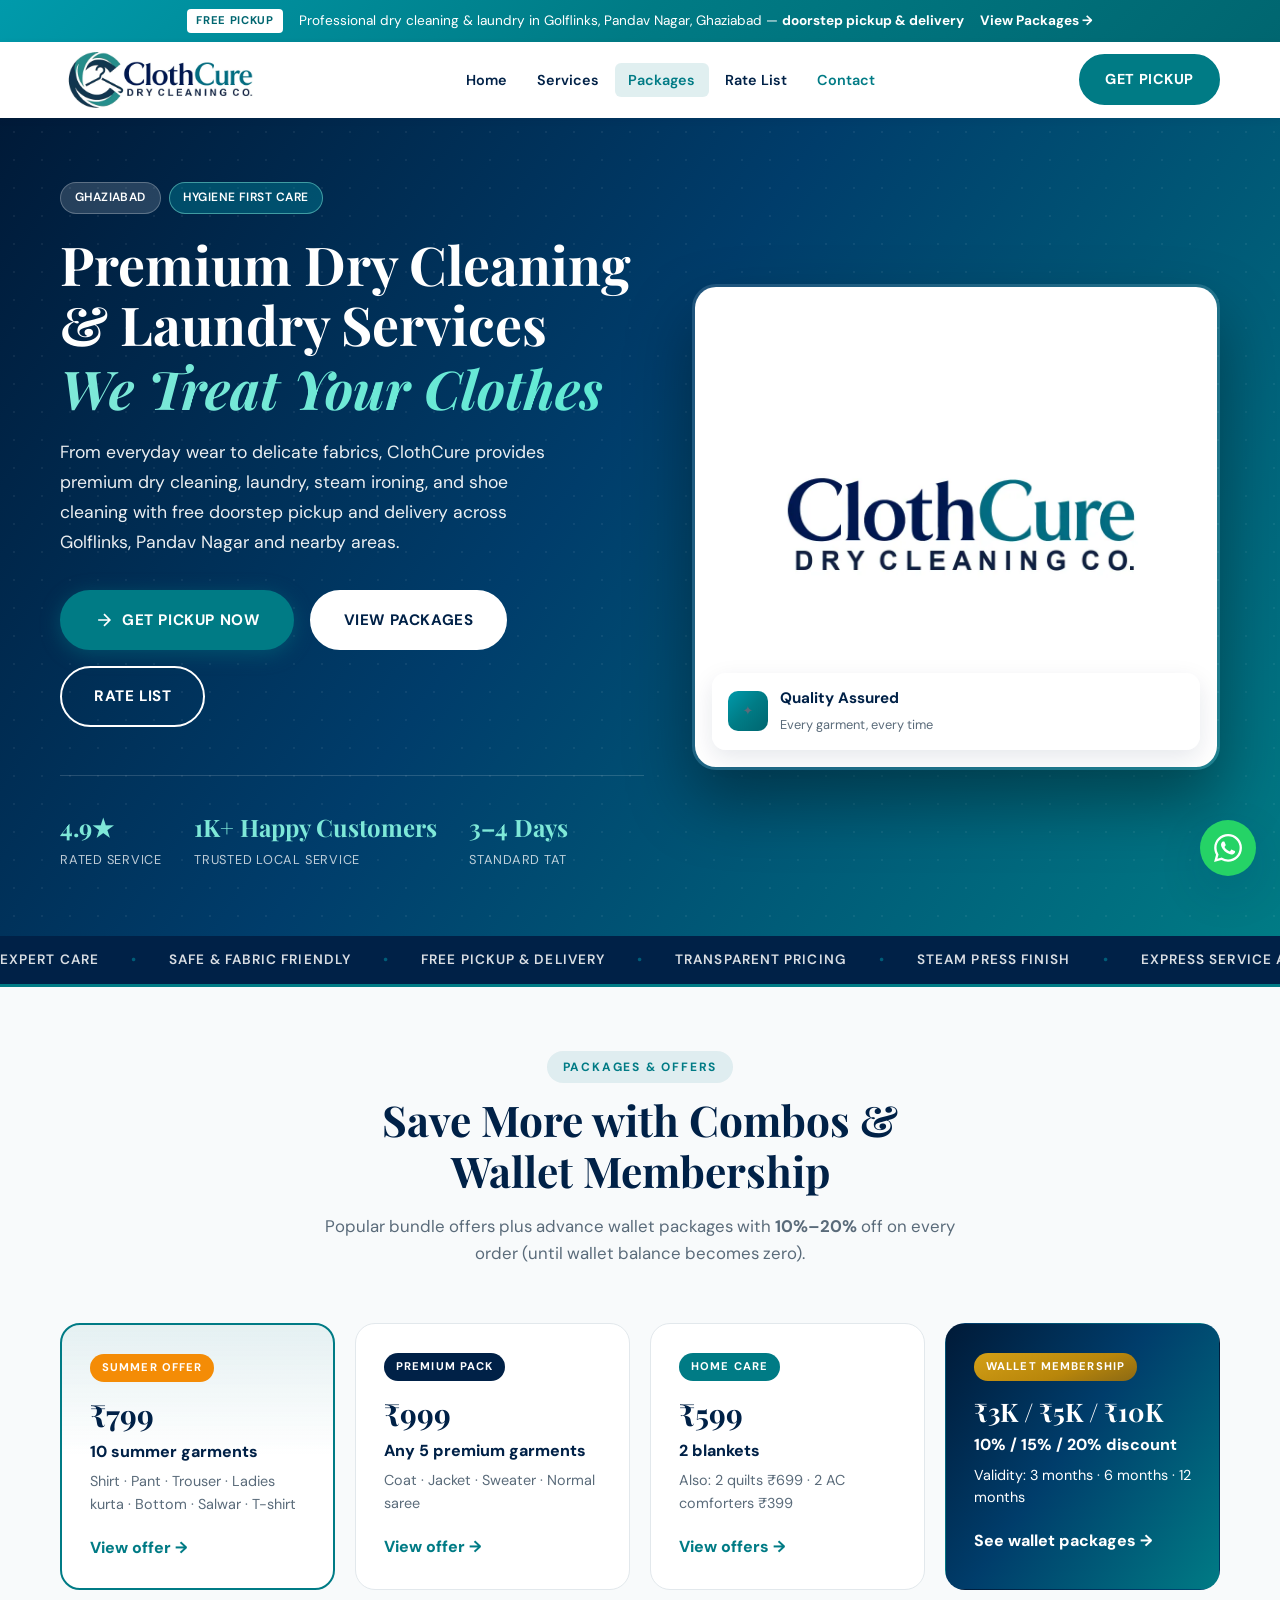
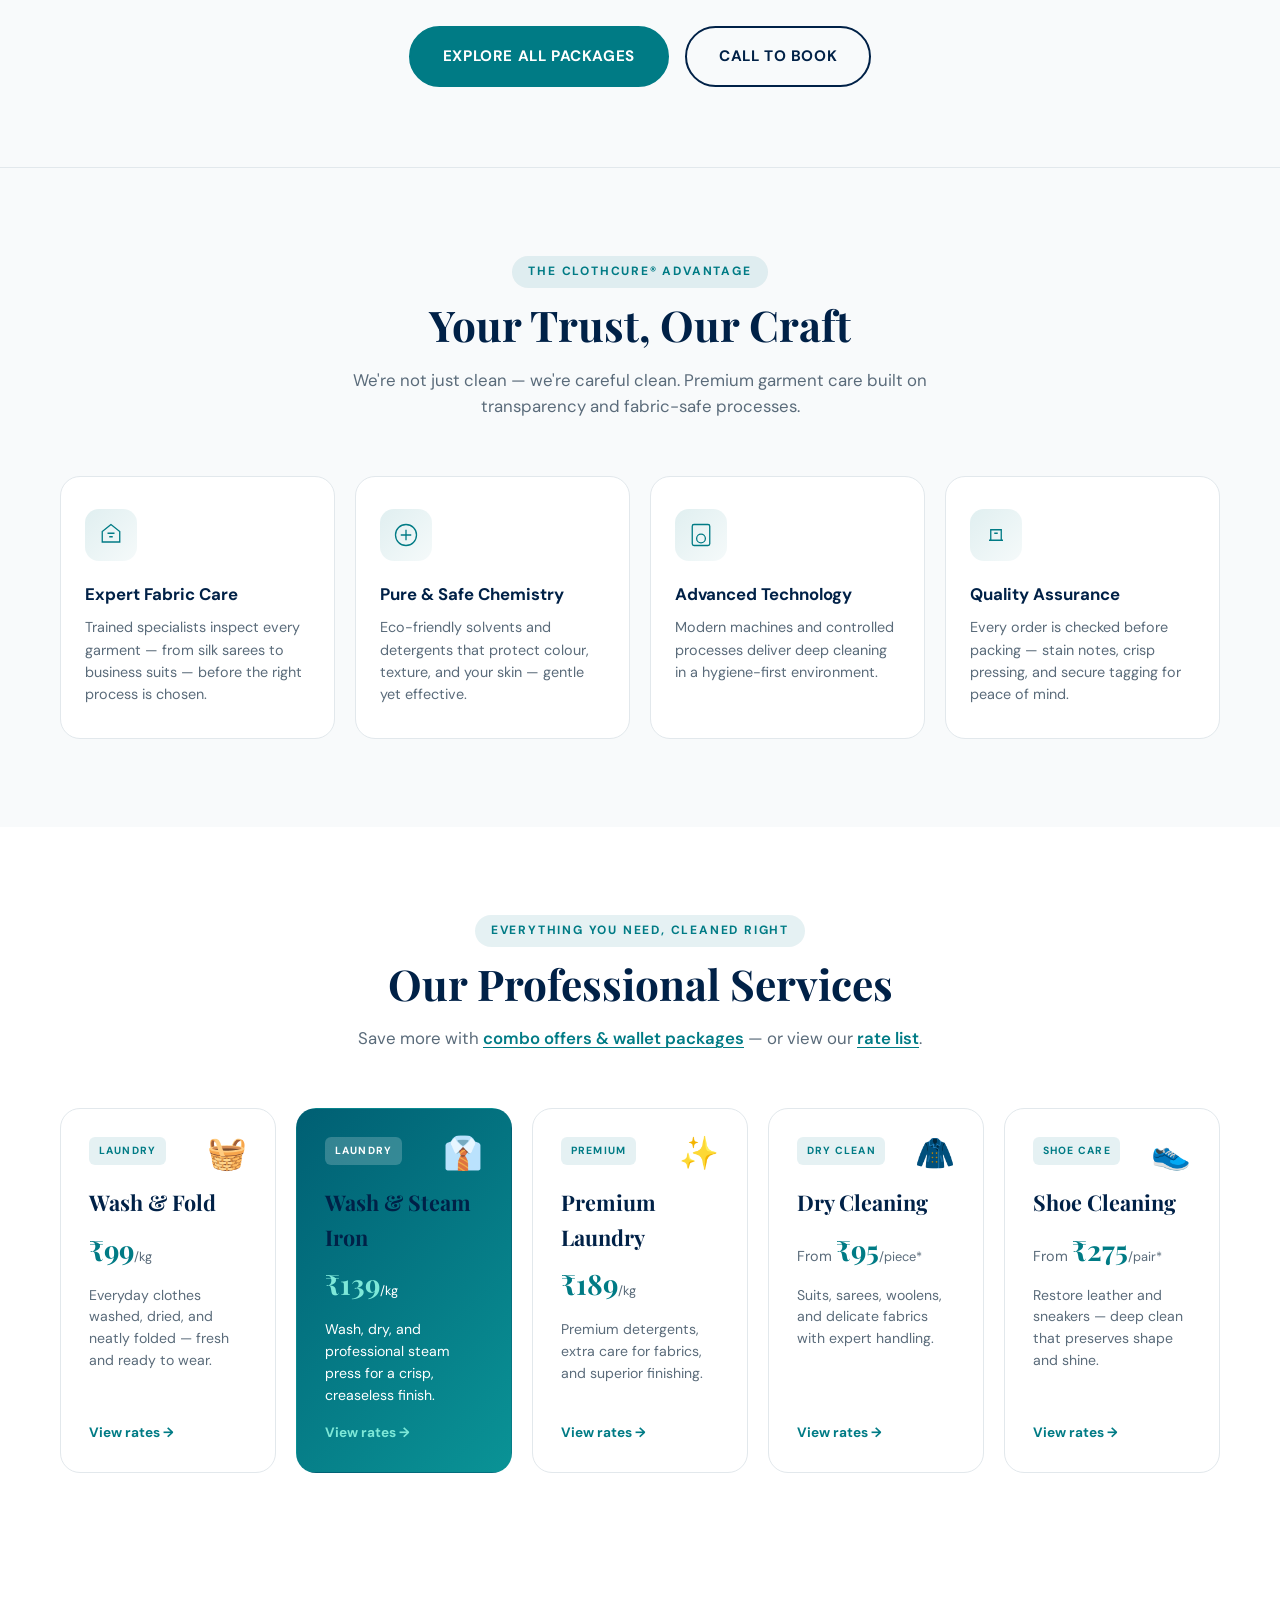
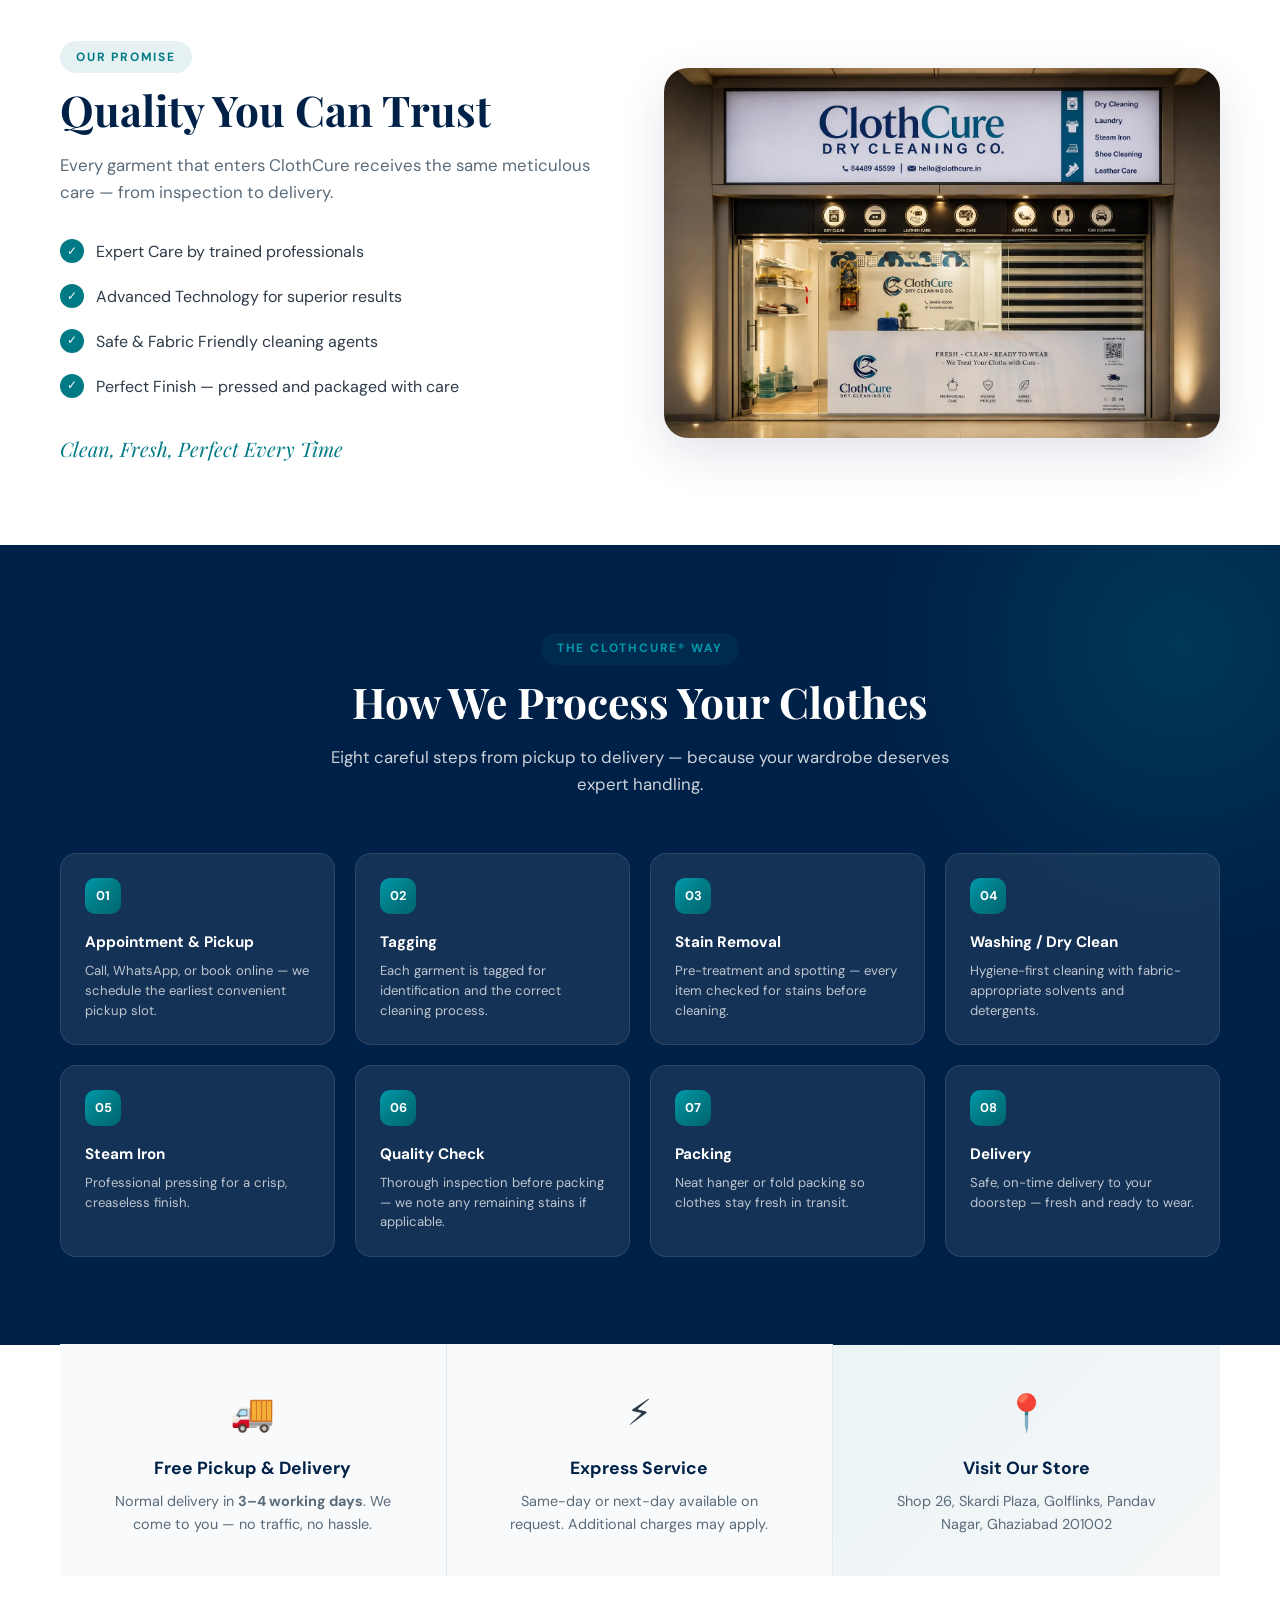
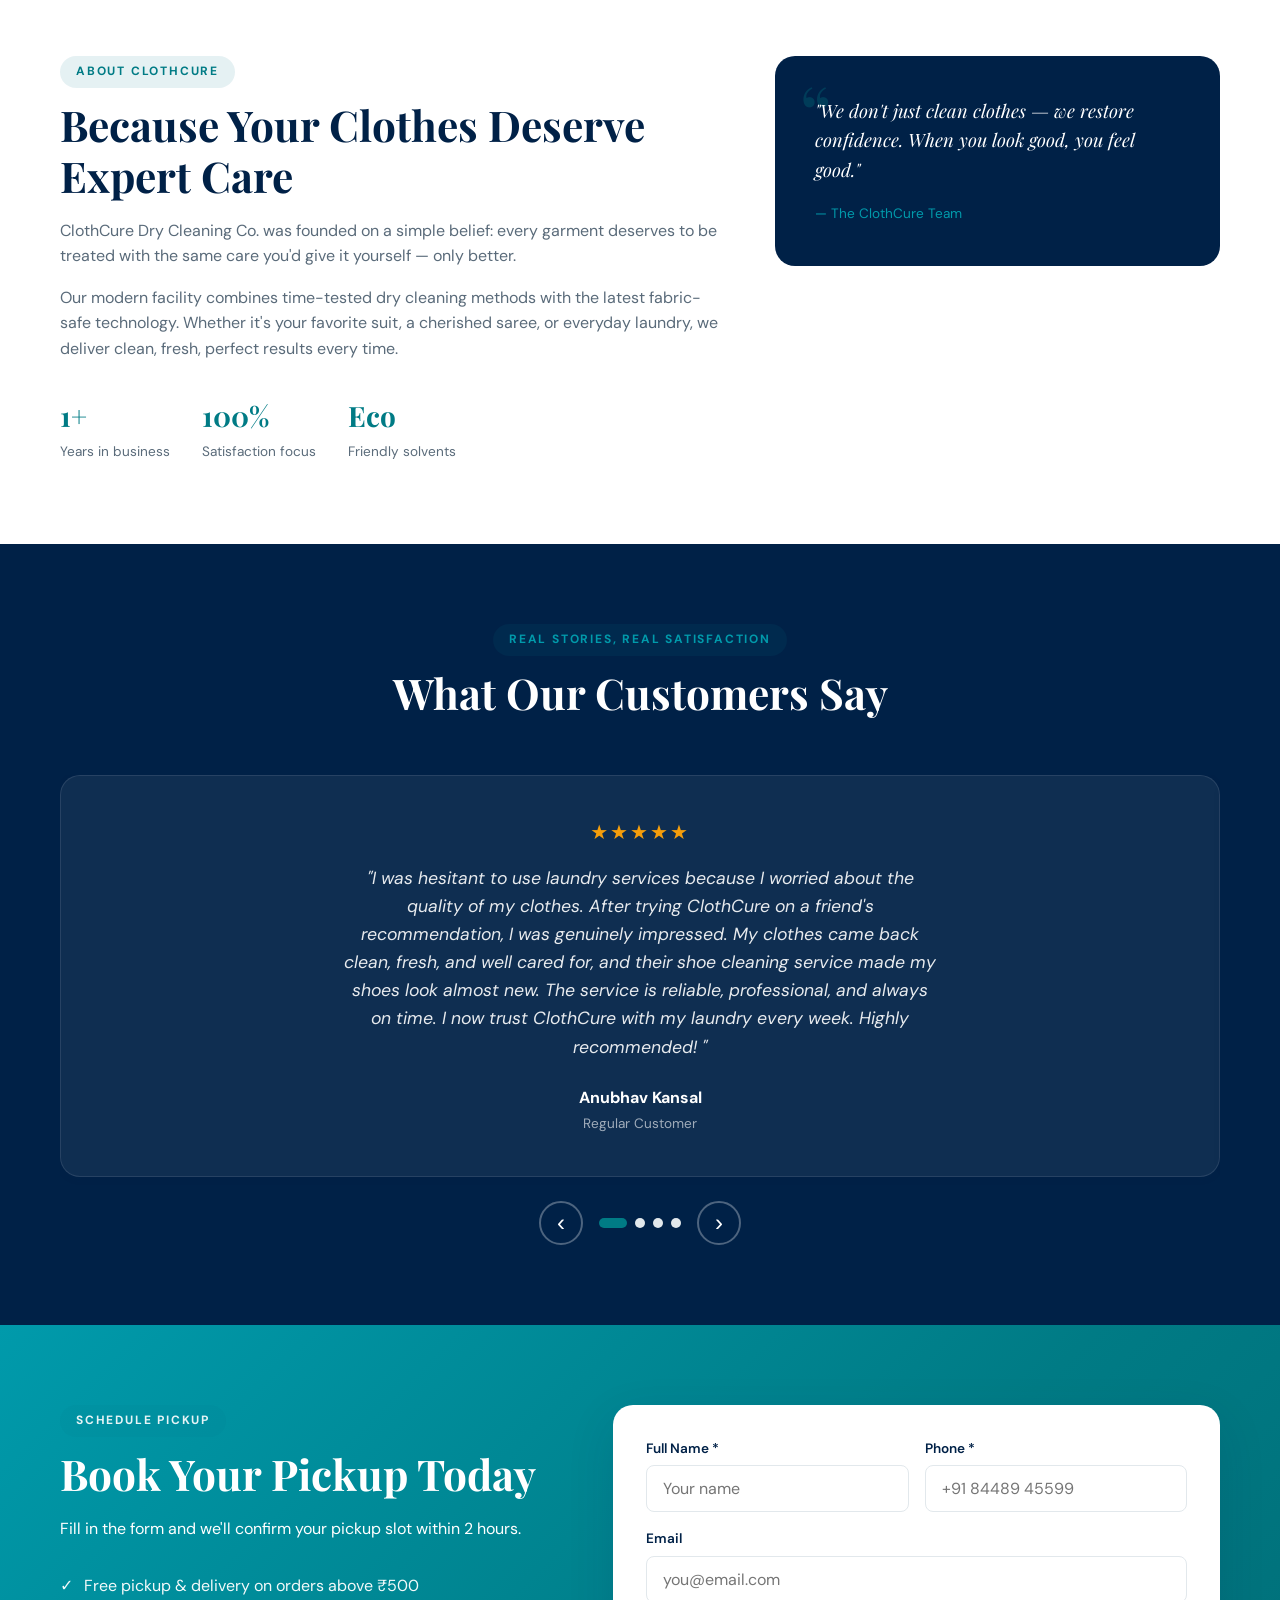
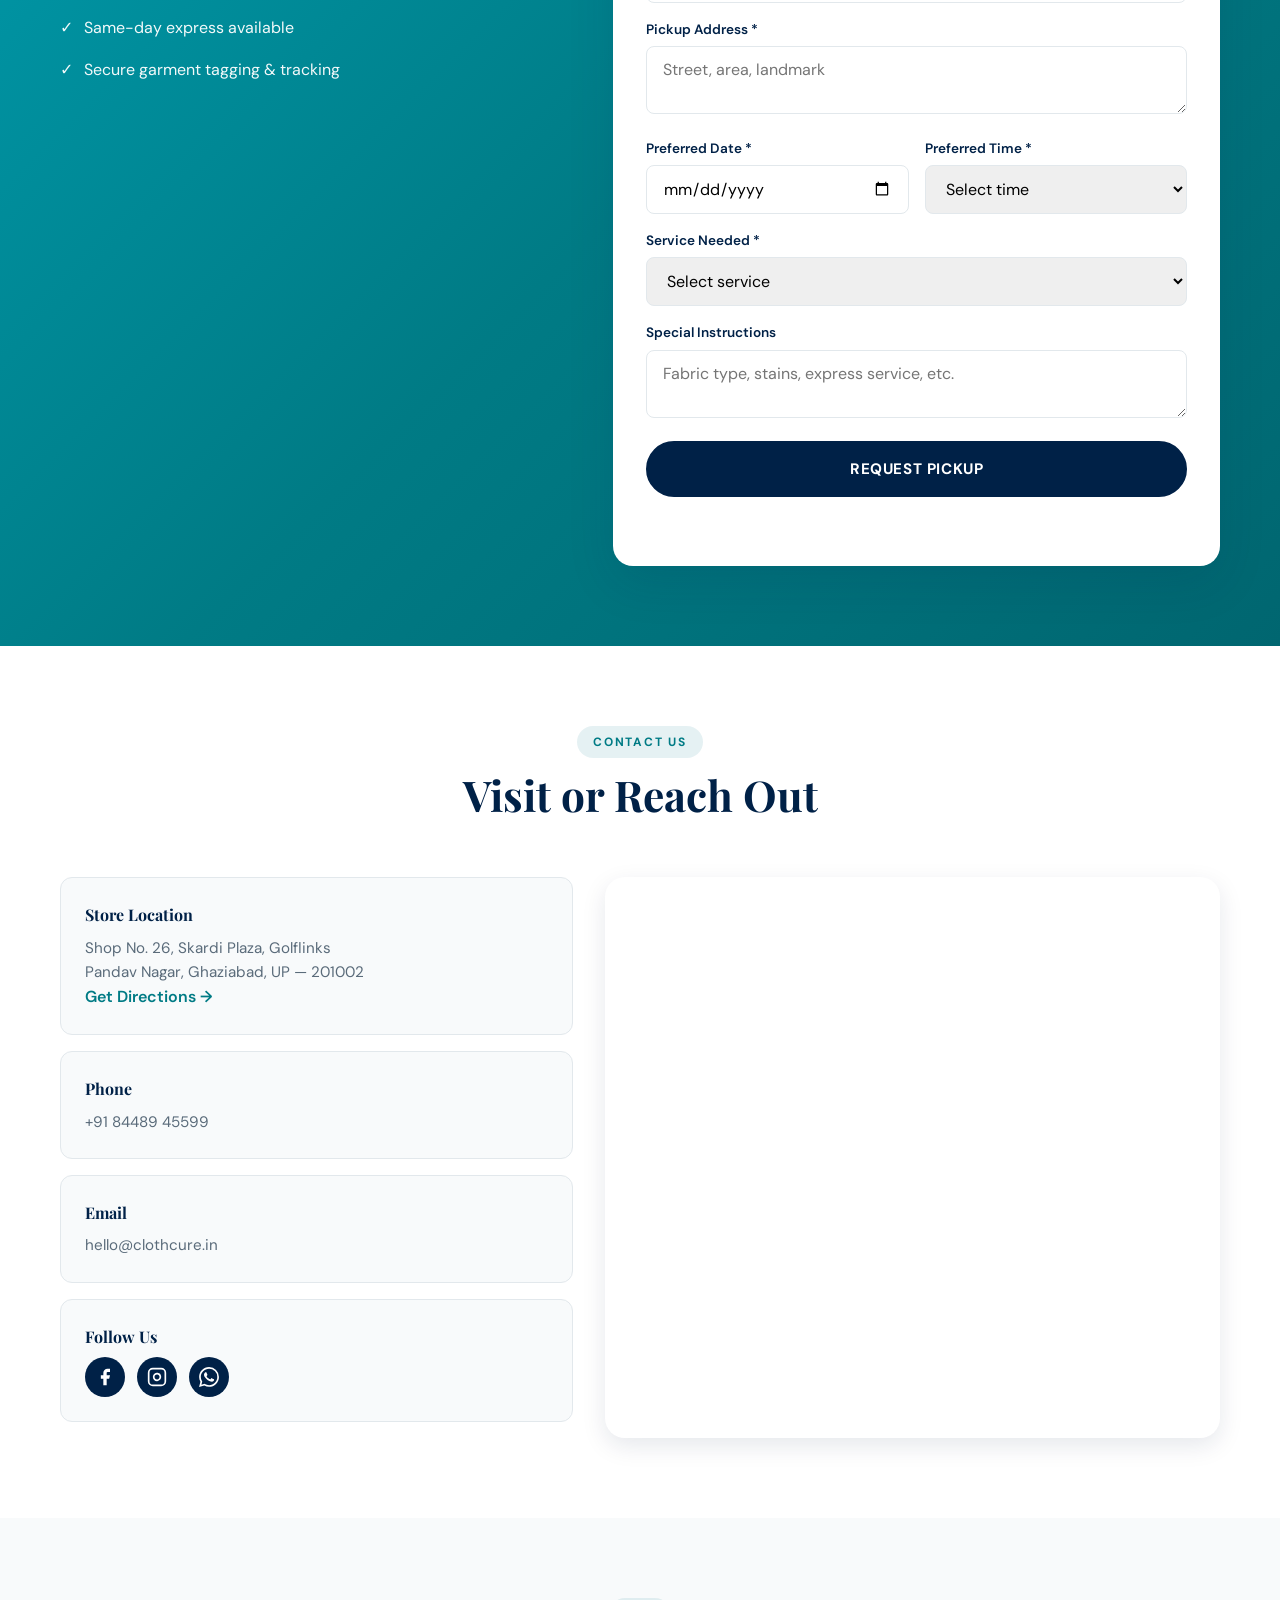
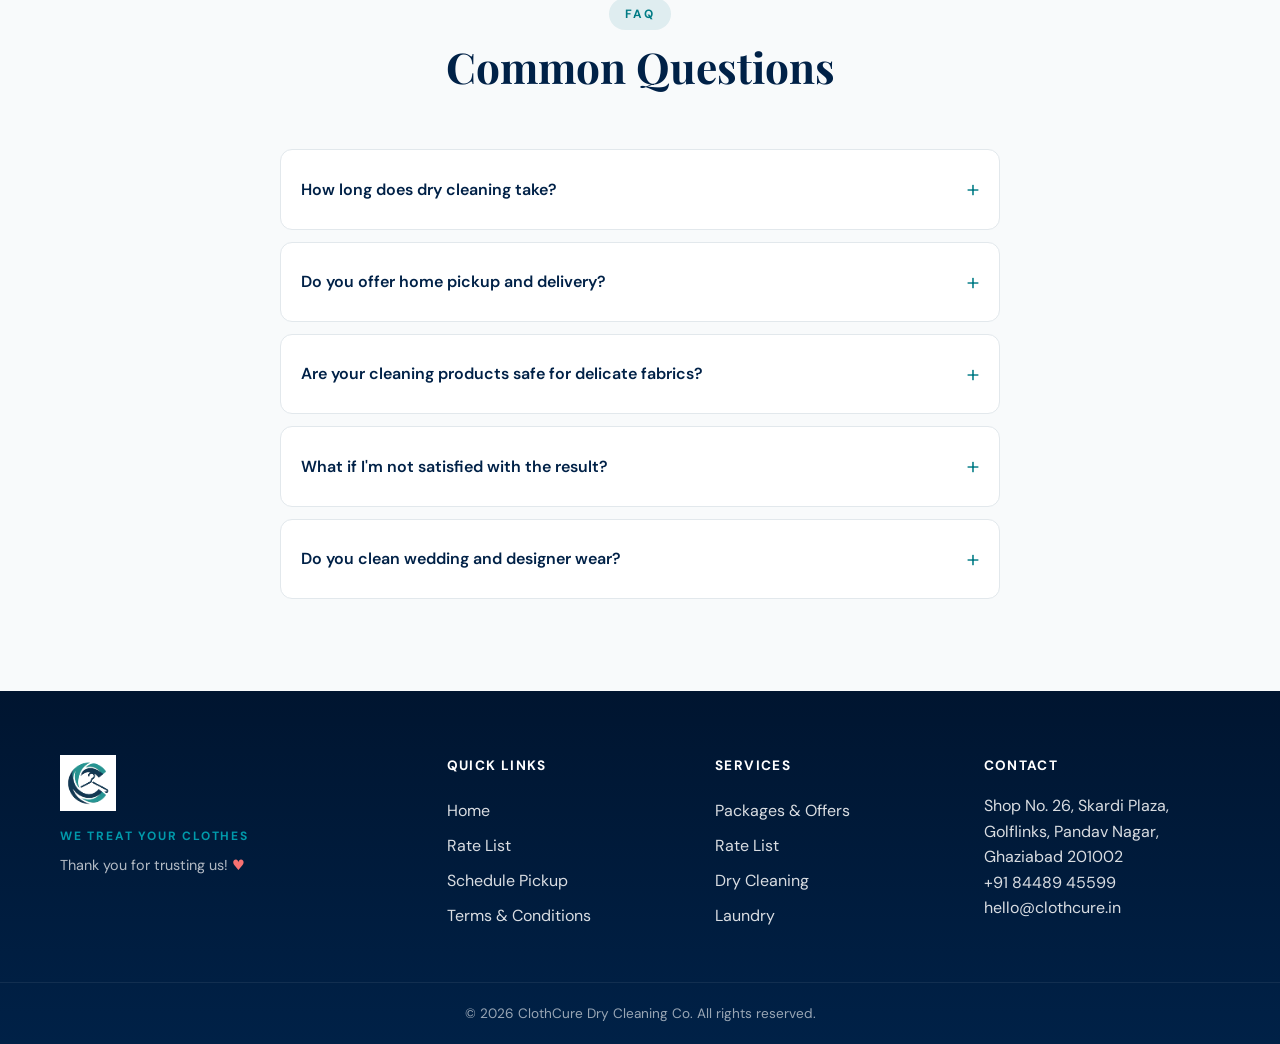
<file: index.html>
<!DOCTYPE html>
<html lang="en">
<head>
  <meta charset="UTF-8" />
  <!-- Google tag (gtag.js) -->
<script async src="https://www.googletagmanager.com/gtag/js?id=G-NWEZ54XM23"></script>
<script>
  window.dataLayer = window.dataLayer || [];
  function gtag(){dataLayer.push(arguments);}
  gtag('js', new Date());

  gtag('config', 'G-NWEZ54XM23');
</script>

  <meta name="viewport" content="width=device-width, initial-scale=1.0" />

  <title>
    ClothCure Dry Cleaning Co. | Best Dry Cleaning & Laundry Service in Ghaziabad
  </title>

  <meta name="description" content="ClothCure Dry Cleaning Co. is a trusted dry cleaning and laundry service in Ghaziabad offering premium dry cleaning, steam ironing, shoe cleaning and doorstep pickup & delivery.">

  <meta name="keywords" content="dry cleaning Ghaziabad, laundry service Ghaziabad, steam ironing, shoe cleaning, pickup delivery laundry, ClothCure" />

  <meta name="robots" content="index, follow" />

  <link rel="canonical" href="https://clothcure.in/" />

  <!-- Open Graph (WhatsApp / Facebook Preview) -->
  <meta property="og:title" content="ClothCure Dry Cleaning Co. | Premium Dry Cleaning & Laundry Ghaziabad" />
  <meta property="og:description" content="Premium dry cleaning, laundry, steam ironing, shoe cleaning and doorstep pickup delivery service in Ghaziabad." />
  <meta property="og:image" content="https://clothcure.in/assets/logo1.webp" />
  <meta property="og:url" content="https://clothcure.in/" />
  <meta property="og:type" content="website" />

  <!-- Twitter Preview -->
  <meta name="twitter:card" content="summary_large_image" />
  <meta name="twitter:title" content="ClothCure Dry Cleaning Co. | Ghaziabad" />
  <meta name="twitter:description" content="Premium dry cleaning and laundry service with doorstep pickup & delivery." />
  <meta name="twitter:image" content="https://clothcure.in/assets/logo1.webp" />

  <!-- Fonts -->
  <link rel="preconnect" href="https://fonts.googleapis.com" />
  <link rel="preconnect" href="https://fonts.gstatic.com" crossorigin />

  <link href="https://fonts.googleapis.com/css2?family=DM+Sans:ital,opsz,wght@0,9..40,400;0,9..40,500;0,9..40,600;0,9..40,700;1,9..40,400&family=Playfair+Display:wght@600;700&display=swap" rel="stylesheet" />

  <!-- CSS -->
  <link rel="stylesheet" href="css/styles.css" />
  <link rel="stylesheet" href="css/premium.css" />

  <!-- Favicon -->
  <link rel="icon" href="/favicon.ico?v=2" sizes="any">
<link rel="icon" type="image/png" sizes="32x32" href="/favicon-32x32.png?v=2">
<link rel="icon" type="image/png" sizes="16x16" href="/favicon-16x16.png?v=2">
<link rel="apple-touch-icon" href="/apple-touch-icon.png?v=2">
<link rel="manifest" href="/site.webmanifest">

  <!-- Local Business Schema -->
  <script type="application/ld+json">
  {
    "@context": "https://schema.org",
    "@type": "DryCleaningOrLaundry",
    "name": "ClothCure Dry Cleaning Co.",
    "image": "https://clothcure.in/assets/logo1.webp",
    "url": "https://clothcure.in/",
    "telephone": "+918448945599",

    "address": {
      "@type": "PostalAddress",
      "streetAddress": "Shop No. 26, Skardi Plaza, Golflinks, Pandav Nagar",
      "addressLocality": "Ghaziabad",
      "addressRegion": "Uttar Pradesh",
      "postalCode": "201002",
      "addressCountry": "IN"
    },

    "geo": {
      "@type": "GeoCoordinates",
      "latitude": "28.6692",
      "longitude": "77.4538"
    },

    "openingHoursSpecification": [
      {
        "@type": "OpeningHoursSpecification",
        "dayOfWeek": [
          "Monday",
          "Tuesday",
          "Wednesday",
          "Friday",
          "Saturday",
          "Sunday"
        ],
        "opens": "10:00",
        "closes": "20:30"
      }
    ],

    "priceRange": "₹₹",

    "areaServed": [
      "Ghaziabad",
      "Golflinks",
      "Pandav Nagar"
    ],

    "sameAs": [
      "https://www.instagram.com/helloclothcure/",
      "https://www.facebook.com/profile.php?id=61592023438088"
    ],

    "serviceType": [
      "Dry Cleaning",
      "Laundry Service",
      "Steam Ironing",
      "Shoe Cleaning",
      "Doorstep Pickup and Delivery"
    ]
  }
  </script>

</head>
<body class="site-home">
  <a class="skip-link" href="#main">Skip to content</a>

  <div class="promo-bar">
    <div class="container promo-bar__inner">
      <span class="promo-bar__badge">Free Pickup</span>
      <p>Professional dry cleaning &amp; laundry in Golflinks, Pandav Nagar, Ghaziabad — <strong>doorstep pickup &amp; delivery</strong></p>
      <a href="packages.html" class="promo-bar__link">View Packages →</a>
    </div>
  </div>

  <!-- Header -->
  <header class="header" id="header">
    <div class="container header__inner">
      <a href="index.html" class="logo" aria-label="ClothCure Home">
        <img 
src="assets/logo6.webp" 
alt="ClothCure Dry Cleaning Co. logo" 
width="160" 
height="auto" />
      </a>
      <nav class="nav" id="nav" aria-label="Main navigation">
        <ul class="nav__list">
          <li><a href="index.html" class="nav__link active">Home</a></li>
          <li><a href="index.html#services" class="nav__link">Services</a></li>
          <li><a href="packages.html" class="nav__link nav__link--highlight">Packages</a></li>
          <li><a href="rate-list.html" class="nav__link">Rate List</a></li>
          <li><a href="index.html#contact" class="nav__link">Contact</a></li>
        </ul>
      </nav>
      <a href="#pickup" class="btn btn--primary header__cta">Get Pickup</a>
      <button class="nav-toggle" id="navToggle" aria-label="Open menu" aria-expanded="false" aria-controls="nav">
        <span></span><span></span><span></span>
      </button>
    </div>
  </header>
  <main id="main">
    <!-- Hero -->
    <section class="hero hero--premium" id="home">
      <div class="hero__bg" aria-hidden="true"></div>
      <div class="hero__pattern" aria-hidden="true"></div>
      <div class="container hero__grid">
        <div class="hero__content">
          <div class="hero__badges">
            <span class="pill">Ghaziabad</span>
            <span class="pill pill--teal">Hygiene First Care</span>
          </div>
          <h1 class="hero__title">
            Premium Dry Cleaning & Laundry Services<br />
            <span class="hero__title-accent">We Treat Your Clothes</span>
          </h1>
          <p class="hero__subtitle">From everyday wear to delicate fabrics, ClothCure provides premium dry cleaning, laundry, steam ironing, and shoe cleaning with free doorstep pickup and delivery across  Golflinks, Pandav Nagar and nearby areas.</p>
          <div class="hero__actions">
            <a href="#pickup" class="btn btn--primary btn--lg btn--glow">
              <svg width="20" height="20" viewBox="0 0 24 24" fill="none" stroke="currentColor" stroke-width="2" aria-hidden="true"><path d="M5 12h14M12 5l7 7-7 7"/></svg>
              Get Pickup Now
            </a>
            <a href="packages.html" class="btn btn--white btn--lg">View Packages</a>
            <a href="rate-list.html" class="btn btn--outline btn--lg btn--hero-outline">Rate List</a>
          </div>
          <div class="hero__trust">
            <div class="hero__trust-item">
              <strong>4.9★</strong>
              <span>Rated Service</span>
            </div>
            <div class="hero__trust-item">
              <strong>1K+ Happy Customers</strong>
              <span>Trusted Local Service</span>
            </div>
            <div class="hero__trust-item">
              <strong>3–4 Days</strong>
              <span>Standard TAT</span>
            </div>
          </div>
        </div>
        <div class="hero__visual" aria-hidden="true">
          <div class="hero__card hero__card--main">
            <img src="assets/logo5.webp" alt="ClothCure Dry Cleaning Co. — professional garment care" width="400" height="480" loading="eager" />
            <div class="hero__card-label">
              <span class="hero__card-icon">✦</span>
              <div>
                <strong>Quality Assured</strong>
                <span>Every garment, every time</span>  
              </div>
            </div>
          </div>
        </div>
      </div>
    </section>

    <!-- Trust marquee -->
    <div class="marquee" aria-hidden="true">
      <div class="marquee__track">
        <span>Expert Care</span><span>•</span>
        <span>Safe &amp; Fabric Friendly</span><span>•</span>
        <span>Free Pickup &amp; Delivery</span><span>•</span>
        <span>Transparent Pricing</span><span>•</span>
        <span>Steam Press Finish</span><span>•</span>
        <span>Express Service Available</span><span>•</span>
        <span>Expert Care</span><span>•</span>
        <span>Safe &amp; Fabric Friendly</span><span>•</span>
        <span>Free Pickup &amp; Delivery</span><span>•</span>
        <span>Transparent Pricing</span><span>•</span>
        <span>Steam Press Finish</span><span>•</span>
        <span>Express Service Available</span><span>•</span>
      </div>
    </div>

    <!-- Packages teaser (featured on homepage) -->
    <section class="section packages-teaser" id="packages">
      <div class="container">
        <div class="section-header">
          <span class="section-tag">Packages &amp; Offers</span>
          <h2 class="section-title">Save More with Combos &amp; Wallet Membership</h2>
          <p class="section-desc">Popular bundle offers plus advance wallet packages with <strong>10%–20%</strong> off on every order (until wallet balance becomes zero).</p>
        </div>

        <div class="packages-teaser__grid">
          <article class="package-card package-card--highlight reveal">
            <span class="package-card__badge">Summer Offer</span>
            <h3>₹799</h3>
            <p class="package-card__title">10 summer garments</p>
            <p class="package-card__meta">Shirt · Pant · Trouser · Ladies kurta · Bottom · Salwar · T-shirt</p>
            <a class="package-card__link" href="packages.html#combo-offers">View offer →</a>
          </article>

          <article class="package-card reveal">
            <span class="package-card__badge package-card__badge--navy">Premium Pack</span>
            <h3>₹999</h3>
            <p class="package-card__title">Any 5 premium garments</p>
            <p class="package-card__meta">Coat · Jacket · Sweater · Normal saree</p>
            <a class="package-card__link" href="packages.html#combo-offers">View offer →</a>
          </article>

          <article class="package-card reveal">
            <span class="package-card__badge package-card__badge--teal">Home Care</span>
            <h3>₹599</h3>
            <p class="package-card__title">2 blankets</p>
            <p class="package-card__meta">Also: 2 quilts ₹699 · 2 AC comforters ₹399</p>
            <a class="package-card__link" href="packages.html#combo-offers">View offers →</a>
          </article>

          <article class="package-card package-card--wallet reveal">
            <span class="package-card__badge package-card__badge--gold">Wallet Membership</span>
            <h3>₹3K / ₹5K / ₹10K</h3>
            <p class="package-card__title">10% / 15% / 20% discount</p>
            <p class="package-card__meta">Validity: 3 months · 6 months · 12 months</p>
            <a class="package-card__link" href="packages.html#wallet-packages">See wallet packages →</a>
          </article>
        </div>

        <div class="packages-teaser__cta">
          <a class="btn btn--primary btn--lg" href="packages.html">Explore All Packages</a>
          <a class="btn btn--outline btn--lg" href="tel:+918448945599">Call to Book</a>
        </div>
      </div>
    </section>

    <!-- The ClothCure Advantage -->
    <section class="section advantage" id="why-us">
      <div class="container">
        <div class="section-header">
          <span class="section-tag">The ClothCure® Advantage</span>
          <h2 class="section-title">Your Trust, Our Craft</h2>
          <p class="section-desc">We're not just clean — we're careful clean. Premium garment care built on transparency and fabric-safe processes.</p>
        </div>
        <div class="advantage__grid">
          <article class="advantage-card reveal">
            <div class="advantage-card__icon">
              <svg viewBox="0 0 32 32" fill="none" stroke="currentColor" stroke-width="1.5"><path d="M16 4l-10 8v12h20V12L16 4z"/><path d="M12 14h8M14 18h4"/></svg>
            </div>
            <h3>Expert Fabric Care</h3>
            <p>Trained specialists inspect every garment — from silk sarees to business suits — before the right process is chosen.</p>
          </article>
          <article class="advantage-card reveal">
            <div class="advantage-card__icon">
              <svg viewBox="0 0 32 32" fill="none" stroke="currentColor" stroke-width="1.5"><circle cx="16" cy="16" r="12"/><path d="M10 16h12M16 10v12"/></svg>
            </div>
            <h3>Pure &amp; Safe Chemistry</h3>
            <p>Eco-friendly solvents and detergents that protect colour, texture, and your skin — gentle yet effective.</p>
          </article>
          <article class="advantage-card reveal">
            <div class="advantage-card__icon">
              <svg viewBox="0 0 32 32" fill="none" stroke="currentColor" stroke-width="1.5"><rect x="6" y="4" width="20" height="24" rx="2"/><circle cx="16" cy="20" r="5"/></svg>
            </div>
            <h3>Advanced Technology</h3>
            <p>Modern machines and controlled processes deliver deep cleaning in a hygiene-first environment.</p>
          </article>
          <article class="advantage-card reveal">
            <div class="advantage-card__icon">
              <svg viewBox="0 0 32 32" fill="none" stroke="currentColor" stroke-width="1.5"><path d="M8 22h16M10 10h12v12H10V10z"/><path d="M14 14h4"/></svg>
            </div>
            <h3>Quality Assurance</h3>
            <p>Every order is checked before packing — stain notes, crisp pressing, and secure tagging for peace of mind.</p>
          </article>
        </div>
      </div>
    </section>

    <!-- Services -->
    <section class="section services-showcase" id="services">
      <div class="container">
        <div class="section-header">
          <span class="section-tag">Everything You Need, Cleaned Right</span>
          <h2 class="section-title">Our Professional Services</h2>
          <p class="section-desc">Save more with <a href="packages.html" class="inline-link">combo offers &amp; wallet packages</a> — or view our <a href="rate-list.html" class="inline-link">rate list</a>.</p>
        </div>
        <div class="showcase__grid showcase__grid--5">
          <article class="showcase-card reveal">
            <div class="showcase-card__top">
              <span class="showcase-card__label">LAUNDRY</span>
              <div class="showcase-card__icon" aria-hidden="true">🧺</div>
            </div>
            <h3>Wash &amp; Fold</h3>
            <p class="showcase-card__price"><strong>₹99</strong><span>/kg</span></p>
            <p>Everyday clothes washed, dried, and neatly folded — fresh and ready to wear.</p>
            <a href="rate-list.html#laundry" class="showcase-card__link">View rates →</a>
          </article>
          <article class="showcase-card showcase-card--featured reveal">
            <div class="showcase-card__top">
              <span class="showcase-card__label">LAUNDRY</span>
              <div class="showcase-card__icon" aria-hidden="true">👔</div>
            </div>
            <h3>Wash &amp; Steam Iron</h3>
            <p class="showcase-card__price"><strong>₹139</strong><span>/kg</span></p>
            <p>Wash, dry, and professional steam press for a crisp, creaseless finish.</p>
            <a href="rate-list.html#laundry" class="showcase-card__link">View rates →</a>
          </article>
          <article class="showcase-card reveal">
            <div class="showcase-card__top">
              <span class="showcase-card__label">PREMIUM</span>
              <div class="showcase-card__icon" aria-hidden="true">✨</div>
            </div>
            <h3>Premium Laundry</h3>
            <p class="showcase-card__price"><strong>₹189</strong><span>/kg</span></p>
            <p>Premium detergents, extra care for fabrics, and superior finishing.</p>
            <a href="rate-list.html#laundry" class="showcase-card__link">View rates →</a>
          </article>
          <article class="showcase-card reveal">
            <div class="showcase-card__top">
              <span class="showcase-card__label">DRY CLEAN</span>
              <div class="showcase-card__icon" aria-hidden="true">🧥</div>
            </div>
            <h3>Dry Cleaning</h3>
            <p class="showcase-card__price">From <strong>₹95</strong><span>/piece*</span></p>
            <p>Suits, sarees, woolens, and delicate fabrics with expert handling.</p>
            <a href="rate-list.html#dry-clean" class="showcase-card__link">View rates →</a>
          </article>
          <article class="showcase-card reveal">
            <div class="showcase-card__top">
              <span class="showcase-card__label">SHOE CARE</span>
              <div class="showcase-card__icon" aria-hidden="true">👟</div>
            </div>
            <h3>Shoe Cleaning</h3>
            <p class="showcase-card__price">From <strong>₹275</strong><span>/pair*</span></p>
            <p>Restore leather and sneakers — deep clean that preserves shape and shine.</p>
            <a href="rate-list.html#shoe" class="showcase-card__link">View rates →</a>
          </article>
        </div>
      </div>
    </section>

    <!-- Our Promise -->
    <section class="section promise" id="promise">
      <div class="container promise__inner">
        <div class="promise__content reveal">
          <span class="section-tag">Our Promise</span>
          <h2 class="section-title">Quality You Can Trust</h2>
          <p class="section-desc">Every garment that enters ClothCure receives the same meticulous care — from inspection to delivery.</p>
          <ul class="promise__checklist">
            <li>
              <span class="check-icon" aria-hidden="true">✓</span>
              Expert Care by trained professionals
            </li>
            <li>
              <span class="check-icon" aria-hidden="true">✓</span>
              Advanced Technology for superior results
            </li>
            <li>
              <span class="check-icon" aria-hidden="true">✓</span>
              Safe &amp; Fabric Friendly cleaning agents
            </li>
            <li>
              <span class="check-icon" aria-hidden="true">✓</span>
              Perfect Finish — pressed and packaged with care
            </li>
          </ul>
          <p class="promise__tagline">Clean, Fresh, Perfect Every Time</p>
        </div>
        <div class="promise__visual reveal">
          <img src="assets/front2.webp" 
alt="ClothCure Dry Cleaning Co. shop in Ghaziabad offering dry cleaning and laundry services"
loading="lazy">   
        </div>
      </div>
    </section>

    <!-- Process -->
    <section class="section process-premium" id="process">
      <div class="container">
        <div class="section-header section-header--light">
          <span class="section-tag section-tag--teal">The ClothCure® Way</span>
          <h2 class="section-title">How We Process Your Clothes</h2>
          <p class="section-desc">Eight careful steps from pickup to delivery — because your wardrobe deserves expert handling.</p>
        </div>
        <ol class="process-timeline">
          <li class="process-timeline__item reveal">
            <span class="process-timeline__step">01</span>
            <h3>Appointment &amp; Pickup</h3>
            <p>Call, WhatsApp, or book online — we schedule the earliest convenient pickup slot.</p>
          </li>
          <li class="process-timeline__item reveal">
            <span class="process-timeline__step">02</span>
            <h3>Tagging</h3>
            <p>Each garment is tagged for identification and the correct cleaning process.</p>
          </li>
          <li class="process-timeline__item reveal">
            <span class="process-timeline__step">03</span>
            <h3>Stain Removal</h3>
            <p>Pre-treatment and spotting — every item checked for stains before cleaning.</p>
          </li>
          <li class="process-timeline__item reveal">
            <span class="process-timeline__step">04</span>
            <h3>Washing / Dry Clean</h3>
            <p>Hygiene-first cleaning with fabric-appropriate solvents and detergents.</p>
          </li>
          <li class="process-timeline__item reveal">
            <span class="process-timeline__step">05</span>
            <h3>Steam Iron</h3>
            <p>Professional pressing for a crisp, creaseless finish.</p>
          </li>
          <li class="process-timeline__item reveal">
            <span class="process-timeline__step">06</span>
            <h3>Quality Check</h3>
            <p>Thorough inspection before packing — we note any remaining stains if applicable.</p>
          </li>
          <li class="process-timeline__item reveal">
            <span class="process-timeline__step">07</span>
            <h3>Packing</h3>
            <p>Neat hanger or fold packing so clothes stay fresh in transit.</p>
          </li>
          <li class="process-timeline__item reveal">
            <span class="process-timeline__step">08</span>
            <h3>Delivery</h3>
            <p>Safe, on-time delivery to your doorstep — fresh and ready to wear.</p>
          </li>
        </ol>
      </div>
    </section>

    <!-- Delivery -->
    <section class="delivery-banner">
      <div class="container delivery-banner__grid">
        <div class="delivery-banner__card reveal">
          <div class="delivery-banner__icon">🚚</div>
          <h3>Free Pickup &amp; Delivery</h3>
          <p>Normal delivery in <strong>3–4 working days</strong>. We come to you — no traffic, no hassle.</p>
        </div>
        <div class="delivery-banner__card reveal">
          <div class="delivery-banner__icon">⚡</div>
          <h3>Express Service</h3>
          <p>Same-day or next-day available on request. Additional charges may apply.</p>
        </div>
        <div class="delivery-banner__card reveal">
          <div class="delivery-banner__icon">📍</div>
          <h3>Visit Our Store</h3>
          <p>Shop 26, Skardi Plaza, Golflinks, Pandav Nagar, Ghaziabad 201002</p>
        </div>
      </div>
    </section>

    <!-- About -->
    <section class="section about" id="about">
      <div class="container about__inner">
        <div class="about__content reveal">
          <span class="section-tag">About ClothCure</span>
          <h2 class="section-title">Because Your Clothes Deserve Expert Care</h2>
          <p>ClothCure Dry Cleaning Co. was founded on a simple belief: every garment deserves to be treated with the same care you'd give it yourself — only better.</p>
          <p>Our modern facility combines time-tested dry cleaning methods with the latest fabric-safe technology. Whether it's your favorite suit, a cherished saree, or everyday laundry, we deliver clean, fresh, perfect results every time.</p>
          <div class="about__highlights">
            <div class="about__highlight">
              <strong>1+</strong>
              <span>Years in business</span>
            </div>
            <div class="about__highlight">
              <strong>100%</strong>
              <span>Satisfaction focus</span>
            </div>
            <div class="about__highlight">
              <strong>Eco</strong>
              <span>Friendly solvents</span>
            </div>
          </div>
        </div>
        <div class="about__card reveal">
          <blockquote>
            "We don't just clean clothes — we restore confidence. When you look good, you feel good."
          </blockquote>
          <cite>— The ClothCure Team</cite>
        </div>
      </div>
    </section>

    <!-- Testimonials -->
    <section class="section testimonials" id="testimonials">
      <div class="container">
        <div class="section-header">
          <span class="section-tag">Real Stories, Real Satisfaction</span>
          <h2 class="section-title">What Our Customers Say</h2>
        </div>
        <div class="testimonials__slider" id="testimonialSlider">
          <div class="testimonials__track" id="testimonialTrack">
            <article class="testimonial-card">
              <div class="testimonial-card__stars" aria-label="5 stars">★★★★★</div>
              <p>"I was hesitant to use laundry services because I worried about the quality of my clothes. After trying ClothCure on a friend's recommendation, I was genuinely impressed. My clothes came back clean, fresh, and well cared for, and their shoe cleaning service made my shoes look almost new. The service is reliable, professional, and always on time. I now trust ClothCure with my laundry every week. Highly recommended!
                "</p>
              <footer>
                <strong>Anubhav Kansal</strong>
                <span>Regular Customer</span>
              </footer>
            </article>
            <article class="testimonial-card">
              <div class="testimonial-card__stars" aria-label="5 stars">★★★★★</div>
              <p>"I gave them my silk saree before a wedding because I didn't want to risk cleaning it at home. The saree came back looking fresh, and the fabric and embroidery were completely intact. They handled it with great care, and I'll definitely trust them with my special outfits again."</p>
              <footer>
                <strong>Shreya Tyagi</strong>
                <span>Local Resident</span>
              </footer>
            </article>
           
            <article class="testimonial-card">
              <div class="testimonial-card__stars" aria-label="5 stars">★★★★★</div>
              <p>"As a working professional, I barely get time to do laundry during the week. Their doorstep pickup has made life so much easier. I schedule a pickup in the morning, and everything comes back clean, neatly packed, and on time."</p>
              <footer>
                <strong>Nura Abbas</strong>
                <span>Local Resident</span>
              </footer>
            </article>
            <article class="testimonial-card">
              <div class="testimonial-card__stars" aria-label="5 stars">★★★★★</div>
              <p>"I needed a few formal shirts urgently for an office event and didn't have time to wash them myself. ClothCure managed to clean, press, and deliver everything the very next day. The quality was excellent despite the quick turnaround. I'll definitely be using their service again."</p>
              <footer>
                <strong>Nikhil Bansal</strong>
                <span>Corporate Client</span>
              </footer>
            </article>
          </div>
          <div class="testimonials__controls">
            <button type="button" class="slider-btn" id="prevTestimonial" aria-label="Previous testimonial">‹</button>
            <div class="slider-dots" id="testimonialDots" aria-hidden="true"></div>
            <button type="button" class="slider-btn" id="nextTestimonial" aria-label="Next testimonial">›</button>
          </div>
        </div>
      </div>
    </section>

    <!-- Pickup form -->
    <section class="section section--teal pickup" id="pickup">
      <div class="container">
        <div class="pickup__inner">
          <div class="pickup__info reveal">
            <span class="section-tag section-tag--white">Schedule Pickup</span>
            <h2 class="section-title section-title--white">Book Your Pickup Today</h2>
            <p>Fill in the form and we'll confirm your pickup slot within 2 hours.</p>
            <ul class="pickup__benefits">
              <li>Free pickup &amp; delivery on orders above ₹500</li>
              <li>Same-day express available</li>
              <li>Secure garment tagging &amp; tracking</li>
            </ul>
          </div>
          <form class="pickup-form reveal" id="pickupForm" novalidate>
            <div class="form-row">
              <div class="form-group">
                <label for="name">Full Name *</label>
                <input type="text" id="name" name="name" required autocomplete="name" placeholder="Your name" />
              </div>
              <div class="form-group">
                <label for="phone">Phone *</label>
                <input type="tel" id="phone" name="phone" required autocomplete="tel" placeholder="+91 84489 45599" />
              </div>
            </div>
            <div class="form-group">
              <label for="email">Email</label>
              <input type="email" id="email" name="email" autocomplete="email" placeholder="you@email.com" />
            </div>
            <div class="form-group">
              <label for="address">Pickup Address *</label>
              <textarea id="address" name="address" rows="2" required placeholder="Street, area, landmark"></textarea>
            </div>
            <div class="form-row">
              <div class="form-group">
                <label for="date">Preferred Date *</label>
                <input type="date" id="date" name="date" required />
              </div>
              <div class="form-group">
                <label for="time">Preferred Time *</label>
                <select id="time" name="time" required>
                  <option value="">Select time</option>
                  <option value="morning">Morning (8 AM – 12 PM)</option>
                  <option value="afternoon">Afternoon (12 PM – 4 PM)</option>
                  <option value="evening">Evening (4 PM – 8 PM)</option>
                </select>
              </div>
            </div>
            <div class="form-group">
              <label for="service">Service Needed *</label>
              <select id="service" name="service" required>
                <option value="">Select service</option>
                <option value="dry-cleaning">Dry Cleaning</option>
                <option value="laundry">Laundry</option>
                <option value="steam-iron">Steam Iron</option>
                <option value="shoe-care">Shoe Care</option>
                <option value="multiple">Multiple Services</option>
              </select>
            </div>
            <div class="form-group">
              <label for="notes">Special Instructions</label>
              <textarea id="notes" name="notes" rows="2" placeholder="Fabric type, stains, express service, etc."></textarea>
            </div>
            <button type="submit" class="btn btn--navy btn--lg btn--full">Request Pickup</button>
            <p class="form-message" id="formMessage" role="status" aria-live="polite"></p>
          </form>
        </div>
      </div>
    </section>

    <!-- Contact & Map -->
    <section class="section contact" id="contact">
      <div class="container">
        <div class="section-header">
          <span class="section-tag">Contact Us</span>
          <h2 class="section-title">Visit or Reach Out</h2>
        </div>
        <div class="contact__grid">
          <div class="contact__info reveal">
            <div class="contact-card">
              <h3>Store Location</h3>
              <p>Shop No. 26, Skardi Plaza, Golflinks<br />Pandav Nagar, Ghaziabad, UP — 201002</p>
              <a href="https://maps.app.goo.gl/JvMEhu8eeYwdL9MUA?g_st=ac" target="_blank" rel="noopener noreferrer" class="link-teal">Get Directions →</a>
            </div>
            <div class="contact-card">
              <h3>Phone</h3>
              <p><a href="tel:+918448945599">+91 84489 45599</a></p>
            </div>
            <div class="contact-card">
              <h3>Email</h3>
              <p><a href="mailto:hello@clothcure.in">hello@clothcure.in</a></p>
            </div>
            <div class="contact-card">
              <h3>Follow Us</h3>
              <div class="social-links">
                <a href="https://www.facebook.com/profile.php?id=61592023438088" aria-label="Facebook" class="social-link">
                  <svg width="20" height="20" viewBox="0 0 24 24" fill="currentColor"><path d="M18 2h-3a5 5 0 00-5 5v3H7v4h3v8h4v-8h3l1-4h-4V7a1 1 0 011-1h3z"/></svg>
                </a>
                <a href="https://www.instagram.com/helloclothcure?utm_source=ig_web_button_share_sheet&igsh=ZDNlZDc0MzIxNw==" aria-label="Instagram" class="social-link">
                  <svg width="20" height="20" viewBox="0 0 24 24" fill="none" stroke="currentColor" stroke-width="2"><rect x="2" y="2" width="20" height="20" rx="5"/><path d="M16 11.37A4 4 0 1112.63 8 4 4 0 0116 11.37z"/><path d="M17.5 6.5h.01"/></svg>
                </a>
                <a href="https://wa.me/918448945599" aria-label="WhatsApp" class="social-link">
                  <svg width="20" height="20" viewBox="0 0 24 24" fill="currentColor"><path d="M17.472 14.382c-.297-.149-1.758-.867-2.03-.967-.273-.099-.471-.148-.67.15-.197.297-.767.966-.94 1.164-.173.199-.347.223-.644.075-.297-.15-1.255-.463-2.39-1.475-.883-.788-1.48-1.761-1.653-2.059-.173-.297-.018-.458.13-.606.134-.133.298-.347.446-.52.149-.174.198-.298.298-.497.099-.198.05-.371-.025-.52-.075-.149-.669-1.612-.916-2.207-.242-.579-.487-.5-.669-.51-.173-.008-.371-.01-.57-.01-.198 0-.52.074-.792.372-.272.297-1.04 1.016-1.04 2.479 0 1.462 1.065 2.875 1.213 3.074.149.198 2.096 3.2 5.077 4.487.709.306 1.262.489 1.694.625.712.227 1.36.195 1.871.118.571-.085 1.758-.719 2.006-1.413.248-.694.248-1.289.173-1.413-.074-.124-.272-.198-.57-.347m-5.421 7.403h-.004a9.87 9.87 0 01-5.031-1.378l-.361-.214-3.741.982.998-3.648-.235-.374a9.86 9.86 0 01-1.51-5.26c.001-5.45 4.436-9.884 9.888-9.884 2.64 0 5.122 1.03 6.988 2.898a9.825 9.825 0 012.893 6.994c-.003 5.45-4.435 9.884-9.881 9.884m8.413-18.297A11.815 11.815 0 0012.05 0C5.495 0 .16 5.335.157 11.892c0 2.096.547 4.142 1.588 5.945L.057 24l6.305-1.654a11.882 11.882 0 005.683 1.448h.005c6.554 0 11.89-5.335 11.893-11.893a11.821 11.821 0 00-3.48-8.413z"/></svg>
                </a>
              </div>
            </div>
          </div>
          <div class="contact__map reveal">
            <iframe
              title="ClothCure location on Google Maps"
              src="https://maps.google.com/maps?q=Shop+No+26,+Skardi+Plaza,+Golflinks,+Pandav+Nagar,+Ghaziabad,+UP+201002&amp;t=&amp;z=16&amp;ie=UTF8&amp;iwloc=&amp;output=embed"
              width="100%"
              height="100%"
              style="border:0;"
              allowfullscreen=""
              loading="lazy"
              referrerpolicy="no-referrer-when-downgrade"
            ></iframe>
          </div>
        </div>
      </div>
    </section>

    <!-- FAQ -->
    <section class="section faq" id="faq">
      <div class="container container--narrow">
        <div class="section-header">
          <span class="section-tag">FAQ</span>
          <h2 class="section-title">Common Questions</h2>
        </div>
        <div class="faq__list" id="faqList">
          <details class="faq-item">
            <summary>How long does dry cleaning take?</summary>
            <p>Standard dry cleaning takes 2–3 business days. Express same-day service is available for select items — ask when booking.</p>
          </details>
          <details class="faq-item">
            <summary>Do you offer home pickup and delivery?</summary>
            <p>Yes! Schedule a pickup through our form or by phone. Free delivery on orders above ₹500 within our service area.</p>
          </details>
          <details class="faq-item">
            <summary>Are your cleaning products safe for delicate fabrics?</summary>
            <p>Absolutely. We use eco-friendly, fabric-safe solvents and adjust our process based on garment labels and fabric type.</p>
          </details>
          <details class="faq-item">
            <summary>What if I'm not satisfied with the result?</summary>
            <p>Your satisfaction is our priority. Contact us within 48 hours and we'll re-process the item at no extra charge.</p>
          </details>
          <details class="faq-item">
            <summary>Do you clean wedding and designer wear?</summary>
            <p>Yes — sarees, lehengas, sherwanis, and designer pieces receive specialized care. Pricing varies by fabric and embellishments.</p>
          </details>
        </div>
      </div>
    </section>
  </main>

  <!-- Footer -->
  <footer class="footer">
    <div class="container footer__inner">
      <div class="footer__brand">
        <img 
src="assets/logo1.webp" 
alt="ClothCure Dry Cleaning Co. logo" 
width="160" 
height="160"
loading="lazy" />
        <p class="footer__tagline">WE TREAT YOUR CLOTHES</p>
        <p class="footer__thanks">Thank you for trusting us! <span aria-hidden="true">♥</span></p>
      </div>
      <div class="footer__links">
        <h4>Quick Links</h4>
        <ul>
          <li><a href="index.html">Home</a></li>
          <li><a href="rate-list.html">Rate List</a></li>
          <li><a href="index.html#pickup">Schedule Pickup</a></li>
          <li><a href="terms-conditions.html">Terms & Conditions</a></li>
        </ul>
      </div>
      <div class="footer__links">
        <h4>Services</h4>
        <ul>
          <li><a href="packages.html">Packages &amp; Offers</a></li>
          <li><a href="rate-list.html">Rate List</a></li>
          <li><a href="#services">Dry Cleaning</a></li>
          <li><a href="#services">Laundry</a></li>
        </ul>
      </div>
      <div class="footer__contact">
        <h4>Contact</h4>
        <p>Shop No. 26, Skardi Plaza, Golflinks, Pandav Nagar, Ghaziabad 201002</p>
        <p><a href="tel:+918448945599">+91 84489 45599</a></p>
        <p><a href="mailto:hello@clothcure.in">hello@clothcure.in</a></p>
      </div>
    </div>
    <div class="footer__bottom">
      <div class="container">
        <p>&copy; <span id="year"></span> ClothCure Dry Cleaning Co. All rights reserved.</p>
      </div>
    </div>
  </footer>

  <!-- Mobile sticky CTA -->
  <div class="mobile-bar" id="mobileBar">
    <a href="tel:+918448945599" class="mobile-bar__btn mobile-bar__btn--outline">Call</a>
    <a href="#pickup" class="mobile-bar__btn mobile-bar__btn--primary">Get Pickup</a>
  </div>

  <!-- WhatsApp float -->
  <a href="https://wa.me/918448945599?text=Hi%20ClothCure%2C%20I%20would%20like%20to%20schedule%20a%20pickup." class="whatsapp-float" target="_blank" rel="noopener noreferrer" aria-label="Chat on WhatsApp">
    <svg width="28" height="28" viewBox="0 0 24 24" fill="currentColor"><path d="M17.472 14.382c-.297-.149-1.758-.867-2.03-.967-.273-.099-.471-.148-.67.15-.197.297-.767.966-.94 1.164-.173.199-.347.223-.644.075-.297-.15-1.255-.463-2.39-1.475-.883-.788-1.48-1.761-1.653-2.059-.173-.297-.018-.458.13-.606.134-.133.298-.347.446-.52.149-.174.198-.298.298-.497.099-.198.05-.371-.025-.52-.075-.149-.669-1.612-.916-2.207-.242-.579-.487-.5-.669-.51-.173-.008-.371-.01-.57-.01-.198 0-.52.074-.792.372-.272.297-1.04 1.016-1.04 2.479 0 1.462 1.065 2.875 1.213 3.074.149.198 2.096 3.2 5.077 4.487.709.306 1.262.489 1.694.625.712.227 1.36.195 1.871.118.571-.085 1.758-.719 2.006-1.413.248-.694.248-1.289.173-1.413-.074-.124-.272-.198-.57-.347m-5.421 7.403h-.004a9.87 9.87 0 01-5.031-1.378l-.361-.214-3.741.982.998-3.648-.235-.374a9.86 9.86 0 01-1.51-5.26c.001-5.45 4.436-9.884 9.888-9.884 2.64 0 5.122 1.03 6.988 2.898a9.825 9.825 0 012.893 6.994c-.003 5.45-4.435 9.884-9.881 9.884m8.413-18.297A11.815 11.815 0 0012.05 0C5.495 0 .16 5.335.157 11.892c0 2.096.547 4.142 1.588 5.945L.057 24l6.305-1.654a11.882 11.882 0 005.683 1.448h.005c6.554 0 11.89-5.335 11.893-11.893a11.821 11.821 0 00-3.48-8.413z"/></svg>
  </a>

  <script src="js/main.js"></script>
</body>
</html>
</file>
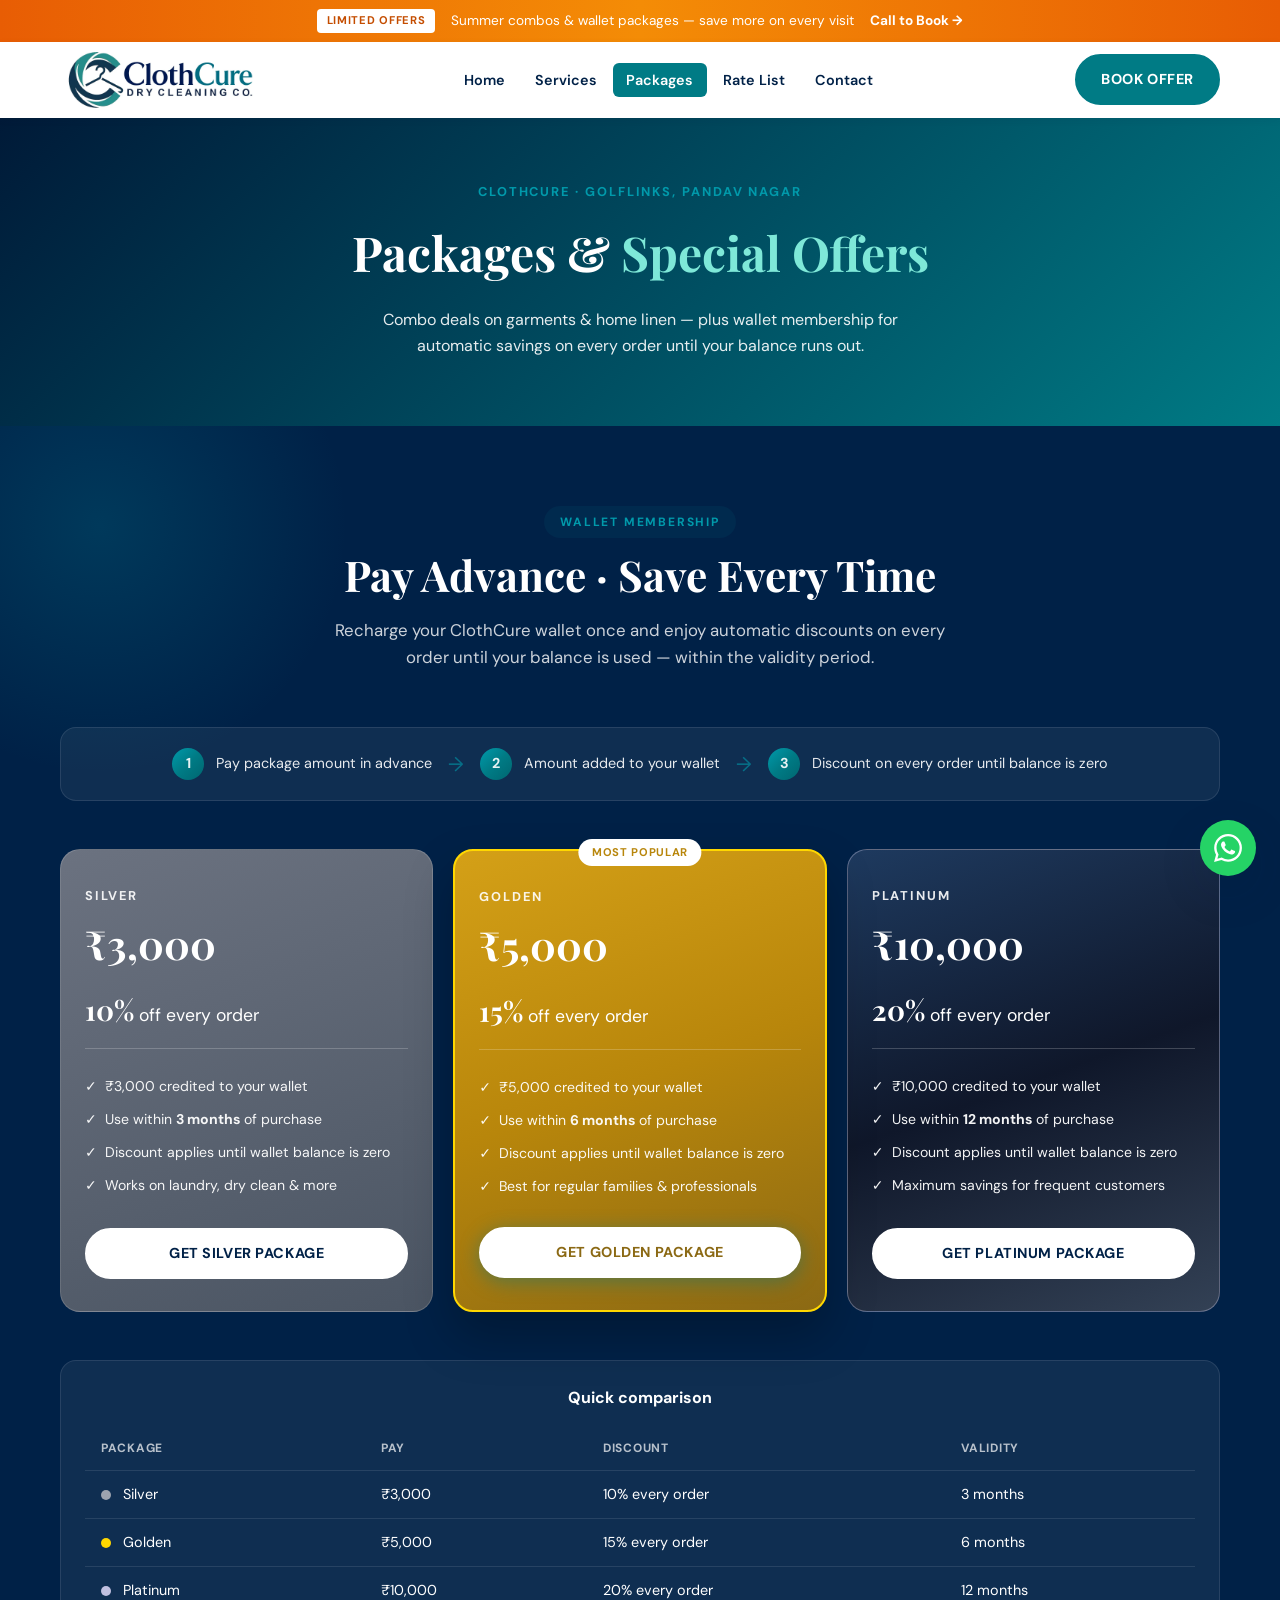
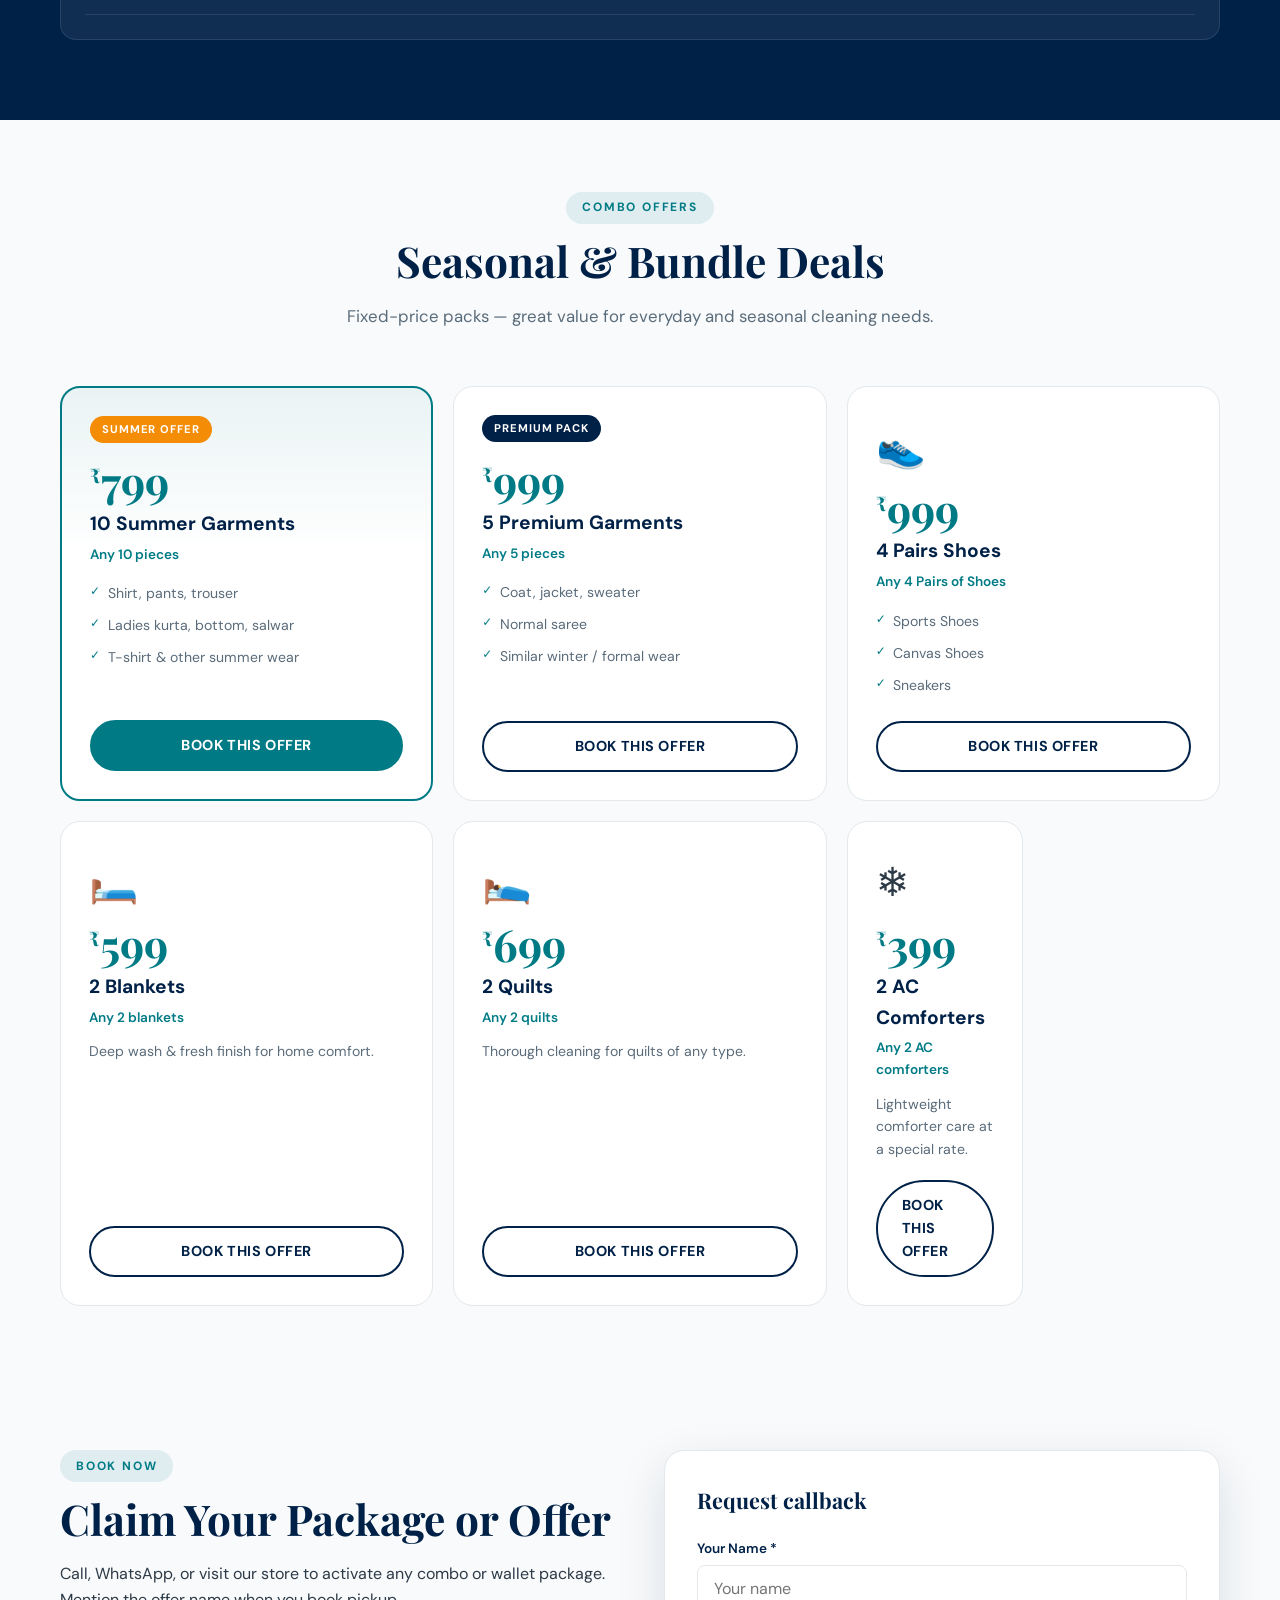
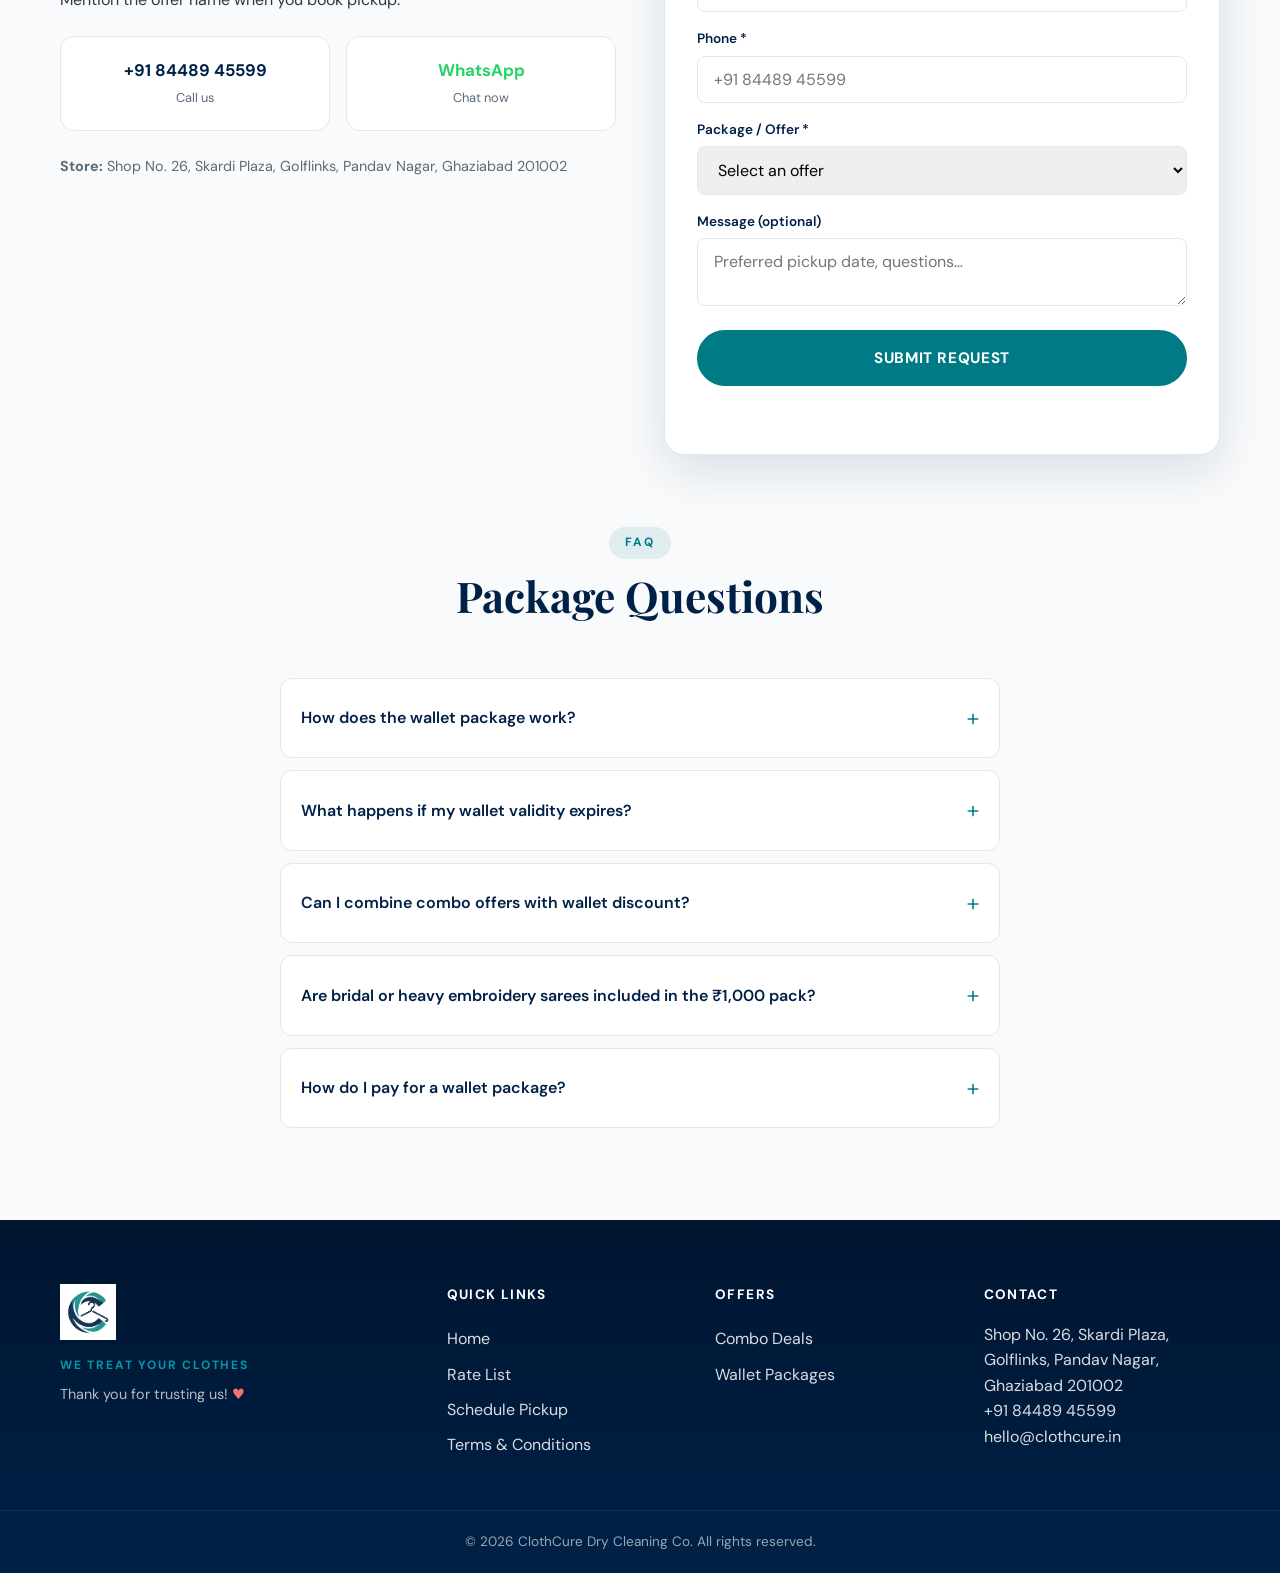
<file: packages.html>
<!DOCTYPE html>
<html lang="en">
<head>
  <meta charset="UTF-8" />
  <!-- Google tag (gtag.js) -->
<script async src="https://www.googletagmanager.com/gtag/js?id=G-NWEZ54XM23"></script>
<script>
  window.dataLayer = window.dataLayer || [];
  function gtag(){dataLayer.push(arguments);}
  gtag('js', new Date());

  gtag('config', 'G-NWEZ54XM23');
</script>
  <meta name="viewport" content="width=device-width, initial-scale=1.0" />
  <meta property="og:title" content="ClothCure Dry Cleaning Co.">
  <meta property="og:description" content="Premium Dry Cleaning & Laundry in Ghaziabad">
  <meta property="og:image" content="https://clothcure.in/assets/logo1.webp">
  <meta property="og:url" content="https://clothcure.in">
  <meta property="og:type" content="website">
  <meta name="description" content="ClothCure packages &amp; offers — summer deals, combo packs, and wallet membership with up to 20% off every order." />
  <title>Dry Cleaning Packages | ClothCure Ghaziabad</title>
  <link rel="preconnect" href="https://fonts.googleapis.com" />
  <link rel="preconnect" href="https://fonts.gstatic.com" crossorigin />
  <link href="https://fonts.googleapis.com/css2?family=DM+Sans:ital,opsz,wght@0,9..40,400;0,9..40,500;0,9..40,600;0,9..40,700&family=Playfair+Display:wght@600;700&display=swap" rel="stylesheet" />
  <link rel="stylesheet" href="css/styles.css" />
  <link rel="stylesheet" href="css/premium.css" />
  <link rel="stylesheet" href="css/packages.css" />
  <link rel="icon" href="/favicon.ico?v=2" sizes="any">
  <link rel="icon" type="image/png" sizes="32x32" href="/favicon-32x32.png?v=2">
  <link rel="icon" type="image/png" sizes="16x16" href="/favicon-16x16.png?v=2">
  <link rel="apple-touch-icon" href="/apple-touch-icon.png?v=2">
  <link rel="manifest" href="/site.webmanifest">
</head>
<body class="page-packages">
  <a class="skip-link" href="#main">Skip to content</a>

  <div class="promo-bar promo-bar--hot">
    <div class="container promo-bar__inner">
      <span class="promo-bar__badge">Limited Offers</span>
      <p>Summer combos &amp; wallet packages — save more on every visit</p>
      <a href="tel:+918448945599" class="promo-bar__link">Call to Book →</a>
    </div>
  </div>

  <header class="header" id="header">
    <div class="container header__inner">
      <a href="index.html" class="logo" aria-label="ClothCure Home">
        <img 
src="assets/logo6.webp" 
alt="ClothCure Dry Cleaning Co. logo" 
width="160" 
height="auto" />
      </a>
      <nav class="nav" id="nav" aria-label="Main navigation">
        <ul class="nav__list">
          <li><a href="index.html" class="nav__link">Home</a></li>
          <li><a href="index.html#services" class="nav__link">Services</a></li>
          <li><a href="packages.html" class="nav__link nav__link--highlight active">Packages</a></li>
          <li><a href="rate-list.html" class="nav__link">Rate List</a></li>
          <li><a href="index.html#contact" class="nav__link">Contact</a></li>
        </ul>
      </nav>
      <a href="#book-offer" class="btn btn--primary header__cta">Book Offer</a>
      <button class="nav-toggle" id="navToggle" aria-label="Open menu" aria-expanded="false" aria-controls="nav">
        <span></span><span></span><span></span>
      </button>
    </div>
  </header>

  <main id="main">
    <section class="page-hero page-hero--packages">
      <div class="container">
        <p class="page-hero__eyebrow">ClothCure · Golflinks, Pandav Nagar</p>
        <h1 class="page-hero__title">Packages &amp; <span class="text-teal">Special Offers</span></h1>
        <p class="page-hero__desc">Combo deals on garments &amp; home linen — plus wallet membership for automatic savings on every order until your balance runs out.</p>
      </div>
    </section>

    
    <!-- Wallet packages -->
    <section class="section wallet-section" id="wallet-packages">
      <div class="container">
        <div class="section-header section-header--light">
          <span class="section-tag section-tag--teal">Wallet Membership</span>
          <h2 class="section-title">Pay Advance · Save Every Time</h2>
          <p class="section-desc">Recharge your ClothCure wallet once and enjoy automatic discounts on every order until your balance is used — within the validity period.</p>
        </div>

        <div class="wallet-how">
          <div class="wallet-how__step">
            <span>1</span>
            <p>Pay package amount in advance</p>
          </div>
          <div class="wallet-how__arrow" aria-hidden="true">→</div>
          <div class="wallet-how__step">
            <span>2</span>
            <p>Amount added to your wallet</p>
          </div>
          <div class="wallet-how__arrow" aria-hidden="true">→</div>
          <div class="wallet-how__step">
            <span>3</span>
            <p>Discount on every order until balance is zero</p>
          </div>
        </div>

        <div class="wallet-grid">
          <article class="wallet-card wallet-card--silver reveal">
            <div class="wallet-card__header">
              <span class="wallet-card__tier">Silver</span>
              <p class="wallet-card__amount">₹3,000</p>
            </div>
            <p class="wallet-card__discount"><strong>10%</strong> off every order</p>
            <ul class="wallet-card__features">
              <li>₹3,000 credited to your wallet</li>
              <li>Use within <strong>3 months</strong> of purchase</li>
              <li>Discount applies until wallet balance is zero</li>
              <li>Works on laundry, dry clean &amp; more</li>
            </ul>
            <a href="#book-offer" class="btn btn--white btn--full" data-offer="Silver Wallet Package - ₹3000">Get Silver Package</a>
          </article>

          <article class="wallet-card wallet-card--gold reveal">
            <span class="wallet-card__popular">Most Popular</span>
            <div class="wallet-card__header">
              <span class="wallet-card__tier">Golden</span>
              <p class="wallet-card__amount">₹5,000</p>
            </div>
            <p class="wallet-card__discount"><strong>15%</strong> off every order</p>
            <ul class="wallet-card__features">
              <li>₹5,000 credited to your wallet</li>
              <li>Use within <strong>6 months</strong> of purchase</li>
              <li>Discount applies until wallet balance is zero</li>
              <li>Best for regular families &amp; professionals</li>
            </ul>
            <a href="#book-offer" class="btn btn--primary btn--full btn--glow" data-offer="Golden Wallet Package - ₹5000">Get Golden Package</a>
          </article>

          <article class="wallet-card wallet-card--platinum reveal">
            <div class="wallet-card__header">
              <span class="wallet-card__tier">Platinum</span>
              <p class="wallet-card__amount">₹10,000</p>
            </div>
            <p class="wallet-card__discount"><strong>20%</strong> off every order</p>
            <ul class="wallet-card__features">
              <li>₹10,000 credited to your wallet</li>
              <li>Use within <strong>12 months</strong> of purchase</li>
              <li>Discount applies until wallet balance is zero</li>
              <li>Maximum savings for frequent customers</li>
            </ul>
            <a href="#book-offer" class="btn btn--white btn--full" data-offer="Platinum Wallet Package - ₹10000">Get Platinum Package</a>
          </article>
        </div>

        <div class="wallet-compare">
          <h3 class="wallet-compare__title">Quick comparison</h3>
          <div class="wallet-compare__table-wrap">
            <table class="wallet-compare__table">
              <thead>
                <tr>
                  <th>Package</th>
                  <th>Pay</th>
                  <th>Discount</th>
                  <th>Validity</th>
                </tr>
              </thead>
              <tbody>
                <tr>
                  <td><span class="tier-dot tier-dot--silver"></span> Silver</td>
                  <td>₹3,000</td>
                  <td>10% every order</td>
                  <td>3 months</td>
                </tr>
                <tr>
                  <td><span class="tier-dot tier-dot--gold"></span> Golden</td>
                  <td>₹5,000</td>
                  <td>15% every order</td>
                  <td>6 months</td>
                </tr>
                <tr>
                  <td><span class="tier-dot tier-dot--platinum"></span> Platinum</td>
                  <td>₹10,000</td>
                  <td>20% every order</td>
                  <td>12 months</td>
                </tr>
              </tbody>
            </table>
          </div>
        </div>
      </div>
    </section>

    <!-- Combo offers -->
    <section class="section offers-section" id="combo-offers">
      <div class="container">
        <div class="section-header">
          <span class="section-tag">Combo Offers</span>
          <h2 class="section-title">Seasonal &amp; Bundle Deals</h2>
          <p class="section-desc">Fixed-price packs — great value for everyday and seasonal cleaning needs.</p>
        </div>

        <div class="offers-grid">
          <article class="offer-card offer-card--featured reveal">
            <span class="offer-card__badge">Summer Offer</span>
            <div class="offer-card__price">
              <span class="offer-card__currency">₹</span>799
            </div>
            <h3>10 Summer Garments</h3>
            <p class="offer-card__qty">Any 10 pieces</p>
            <ul class="offer-card__list">
              <li>Shirt, pants, trouser</li>
              <li>Ladies kurta, bottom, salwar</li>
              <li>T-shirt &amp; other summer wear</li>
            </ul>
            <a href="#book-offer" class="btn btn--primary btn--full" data-offer="Summer 10 Garments - ₹799">Book This Offer</a>
          </article>

          <article class="offer-card reveal">
            <span class="offer-card__badge offer-card__badge--navy">Premium Pack</span>
            <div class="offer-card__price">
              <span class="offer-card__currency">₹</span>999
            </div>
            <h3>5 Premium Garments</h3>
            <p class="offer-card__qty">Any 5 pieces</p>
            <ul class="offer-card__list">
              <li>Coat, jacket, sweater</li>
              <li>Normal saree</li>
              <li>Similar winter / formal wear</li>
            </ul>
            <a href="#book-offer" class="btn btn--outline-dark btn--full" data-offer="5 Premium Garments - ₹999">Book This Offer</a>
          </article>

           <article class="offer-card reveal">
            <div class="offer-card__icon" aria-hidden="true">👟</div>
            <div class="offer-card__price">
              <span class="offer-card__currency">₹</span>999
            </div>
            <h3>4 Pairs Shoes</h3>
            <p class="offer-card__qty">Any 4 Pairs of Shoes</p>
            <ul class="offer-card__list">
              <li>Sports Shoes</li>
              <li>Canvas Shoes</li>
              <li>Sneakers</li>
            </ul>
            <a href="#book-offer" class="btn btn--outline-dark btn--full" data-offer="4 Pairs Shoes - ₹999">Book This Offer</a>
          </article>

          <article class="offer-card reveal">
            <div class="offer-card__icon" aria-hidden="true">🛏️</div>
            <div class="offer-card__price">
              <span class="offer-card__currency">₹</span>599
            </div>
            <h3>2 Blankets</h3>
            <p class="offer-card__qty">Any 2 blankets</p>
            <p class="offer-card__note">Deep wash &amp; fresh finish for home comfort.</p>
            <a href="#book-offer" class="btn btn--outline-dark btn--full" data-offer="2 Blankets - ₹599">Book This Offer</a>
          </article>

          <article class="offer-card reveal">
            <div class="offer-card__icon" aria-hidden="true">🛌</div>
            <div class="offer-card__price">
              <span class="offer-card__currency">₹</span>699
            </div>
            <h3>2 Quilts</h3>
            <p class="offer-card__qty">Any 2 quilts</p>
            <p class="offer-card__note">Thorough cleaning for quilts of any type.</p>
            <a href="#book-offer" class="btn btn--outline-dark btn--full" data-offer="2 Quilts - ₹699">Book This Offer</a>
          </article>

          <article class="offer-card reveal">
            <div class="offer-card__icon" aria-hidden="true">❄️</div>
            <div class="offer-card__price">
              <span class="offer-card__currency">₹</span>399
            </div>
            <h3>2 AC Comforters</h3>
            <p class="offer-card__qty">Any 2 AC comforters</p>
            <p class="offer-card__note">Lightweight comforter care at a special rate.</p>
            <a href="#book-offer" class="btn btn--outline-dark btn--full" data-offer="2 AC Comforters - ₹399">Book This Offer</a>
          </article>
        </div>
      </div>
    </section>


    <!-- Book offer -->
    <section class="section book-section" id="book-offer">
      <div class="container book-section__inner">
        <div class="book-section__info reveal">
          <span class="section-tag">Book Now</span>
          <h2 class="section-title">Claim Your Package or Offer</h2>
          <p>Call, WhatsApp, or visit our store to activate any combo or wallet package. Mention the offer name when you book pickup.</p>
          <div class="book-section__contact">
            <a href="tel:+918448945599" class="book-contact-card">
              <strong>+91 84489 45599</strong>
              <span>Call us</span>
            </a>
            <a href="https://wa.me/918448945599" class="book-contact-card book-contact-card--wa" target="_blank" rel="noopener noreferrer">
              <strong>WhatsApp</strong>
              <span>Chat now</span>
            </a>
          </div>
          <p class="book-section__address">
            <strong>Store:</strong> Shop No. 26, Skardi Plaza, Golflinks, Pandav Nagar, Ghaziabad 201002
          </p>
        </div>
        <form class="book-form reveal" id="offerForm" novalidate>
          <h3>Request callback</h3>
          <div class="form-group">
            <label for="offerName">Your Name *</label>
            <input type="text" id="offerName" name="name" required placeholder="Your name" />
          </div>
          <div class="form-group">
            <label for="offerPhone">Phone *</label>
            <input type="tel" id="offerPhone" name="phone" required placeholder="+91 84489 45599" />
          </div>
          <div class="form-group">
            <label for="offerSelect">Package / Offer *</label>
            <select id="offerSelect" name="offer" required>
              <option value="">Select an offer</option>
              <optgroup label="Combo Offers">
                <option value="Summer 10 Garments - ₹799">Summer Offer — 10 garments (₹799)</option>
                <option value="5 Premium Garments - ₹999">5 Premium Garments (₹999)</option>
                <option value="4 Pairs Shoes - ₹999">4 Pairs of Shoes (₹999)</option>
                <option value="2 Blankets - ₹599">2 Blankets (₹599)</option>
                <option value="2 Quilts - ₹699">2 Quilts (₹699)</option>
                <option value="2 AC Comforters - ₹399">2 AC Comforters (₹399)</option>
              </optgroup>
              <optgroup label="Wallet Membership">
                <option value="Silver Wallet Package - ₹3000">Silver — ₹3,000 (10% off · 3 months)</option>
                <option value="Golden Wallet Package - ₹5000">Golden — ₹5,000 (15% off · 6 months)</option>
                <option value="Platinum Wallet Package - ₹10000">Platinum — ₹10,000 (20% off · 12 months)</option>
              </optgroup>
            </select>
          </div>
          <div class="form-group">
            <label for="offerNotes">Message (optional)</label>
            <textarea id="offerNotes" name="notes" rows="2" placeholder="Preferred pickup date, questions…"></textarea>
          </div>
          <button type="submit" class="btn btn--primary btn--lg btn--full">Submit Request</button>
          <p class="form-message" id="offerFormMessage" role="status" aria-live="polite"></p>
        </form>
      </div>
    </section>

    <!-- FAQ -->
    <section class="section faq packages-faq">
      <div class="container container--narrow">
        <div class="section-header">
          <span class="section-tag">FAQ</span>
          <h2 class="section-title">Package Questions</h2>
        </div>
        <div class="faq__list">
          <details class="faq-item">
            <summary>How does the wallet package work?</summary>
            <p>You pay the package amount in advance (₹3,000, ₹5,000, or ₹10,000). That full amount is credited to your ClothCure wallet. On every order, you automatically get 10%, 15%, or 20% discount — and the discounted amount is deducted from your wallet. This continues until your wallet balance reaches zero or the validity period ends, whichever comes first.</p>
          </details>
          <details class="faq-item">
            <summary>What happens if my wallet validity expires?</summary>
            <p>Each package must be used within its time limit: <strong>3 months</strong> for Silver, <strong>6 months</strong> for Golden, and <strong>12 months</strong> for Platinum. Any unused wallet balance after the validity date may lapse — please confirm terms at the store when you purchase.</p>
          </details>
          <details class="faq-item">
            <summary>Can I combine combo offers with wallet discount?</summary>
            <p>Combo offers are fixed-price bundles. Wallet discounts apply to regular rate-list orders. Please ask our team at booking — we'll apply the best option for you.</p>
          </details>
          <details class="faq-item">
            <summary>Are bridal or heavy embroidery sarees included in the ₹1,000 pack?</summary>
            <p>The ₹1,000 pack covers normal sarees, coats, jackets, and sweaters. Heavy bridal, designer, or heavy-work items may be excluded or charged extra — we'll confirm when you drop off garments.</p>
          </details>
          <details class="faq-item">
            <summary>How do I pay for a wallet package?</summary>
            <p>Visit our store at Skardi Plaza or call/WhatsApp us. Advance payment can be made in cash, UPI, or other modes accepted at the shop. Your wallet is activated immediately after payment.</p>
          </details>
        </div>
      </div>
    </section>
  </main>

  <footer class="footer">
    <div class="container footer__inner">
      <div class="footer__brand">
        <img 
src="assets/logo1.webp" 
alt="ClothCure Dry Cleaning Co. logo" 
width="160" 
height="160"
loading="lazy" />
        <p class="footer__tagline">WE TREAT YOUR CLOTHES</p>
        <p class="footer__thanks">Thank you for trusting us! <span aria-hidden="true">♥</span></p>
      </div>
      <div class="footer__links">
        <h4>Quick Links</h4>
        <ul>
          <li><a href="index.html">Home</a></li>
          <li><a href="rate-list.html">Rate List</a></li>
          <li><a href="index.html#pickup">Schedule Pickup</a></li>
          <li><a href="terms-conditions.html">Terms & Conditions</a></li>
        </ul>
      </div>
      <div class="footer__links">
        <h4>Offers</h4>
        <ul>
          <li><a href="#combo-offers">Combo Deals</a></li>
          <li><a href="#wallet-packages">Wallet Packages</a></li>
        </ul>
      </div>
      <div class="footer__contact">
        <h4>Contact</h4>
        <p>Shop No. 26, Skardi Plaza, Golflinks, Pandav Nagar, Ghaziabad 201002</p>
        <p><a href="tel:+918448945599">+91 84489 45599</a></p>
        <p><a href="mailto:hello@clothcure.in">hello@clothcure.in</a></p>
      </div>
    </div>
    <div class="footer__bottom">
      <div class="container">
        <p>&copy; <span id="year"></span> ClothCure Dry Cleaning Co. All rights reserved.</p>
      </div>
    </div>
  </footer>

  <a href="https://wa.me/918448945599" class="whatsapp-float" target="_blank" rel="noopener noreferrer" aria-label="Chat on WhatsApp">
    <svg width="28" height="28" viewBox="0 0 24 24" fill="currentColor"><path d="M17.472 14.382c-.297-.149-1.758-.867-2.03-.967-.273-.099-.471-.148-.67.15-.197.297-.767.966-.94 1.164-.173.199-.347.223-.644.075-.297-.15-1.255-.463-2.39-1.475-.883-.788-1.48-1.761-1.653-2.059-.173-.297-.018-.458.13-.606.134-.133.298-.347.446-.52.149-.174.198-.298.298-.497.099-.198.05-.371-.025-.52-.075-.149-.669-1.612-.916-2.207-.242-.579-.487-.5-.669-.51-.173-.008-.371-.01-.57-.01-.198 0-.52.074-.792.372-.272.297-1.04 1.016-1.04 2.479 0 1.462 1.065 2.875 1.213 3.074.149.198 2.096 3.2 5.077 4.487.709.306 1.262.489 1.694.625.712.227 1.36.195 1.871.118.571-.085 1.758-.719 2.006-1.413.248-.694.248-1.289.173-1.413-.074-.124-.272-.198-.57-.347m-5.421 7.403h-.004a9.87 9.87 0 01-5.031-1.378l-.361-.214-3.741.982.998-3.648-.235-.374a9.86 9.86 0 01-1.51-5.26c.001-5.45 4.436-9.884 9.888-9.884 2.64 0 5.122 1.03 6.988 2.898a9.825 9.825 0 012.893 6.994c-.003 5.45-4.435 9.884-9.881 9.884m8.413-18.297A11.815 11.815 0 0012.05 0C5.495 0 .16 5.335.157 11.892c0 2.096.547 4.142 1.588 5.945L.057 24l6.305-1.654a11.882 11.882 0 005.683 1.448h.005c6.554 0 11.89-5.335 11.893-11.893a11.821 11.821 0 00-3.48-8.413z"/></svg>
  </a>

  <script src="js/main.js"></script>
  <script src="js/packages.js"></script>
</body>
</html>
</file>
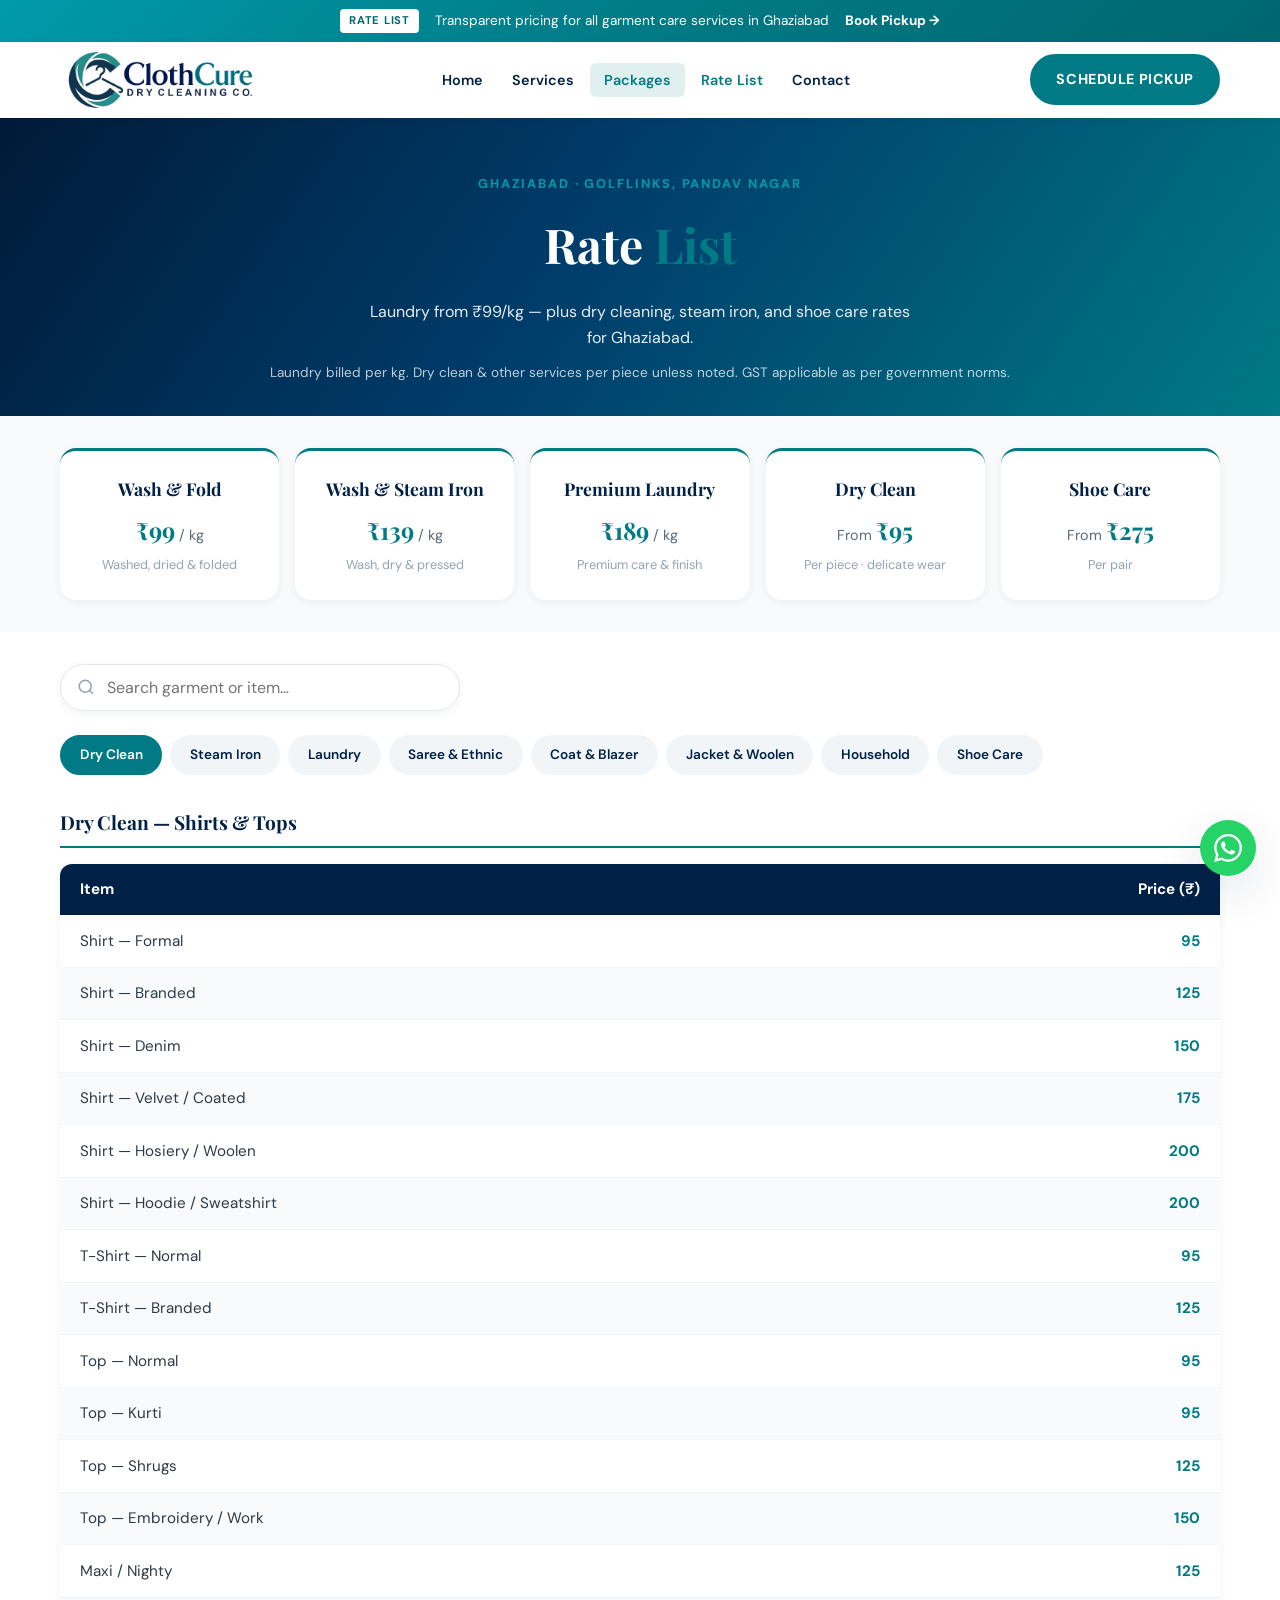
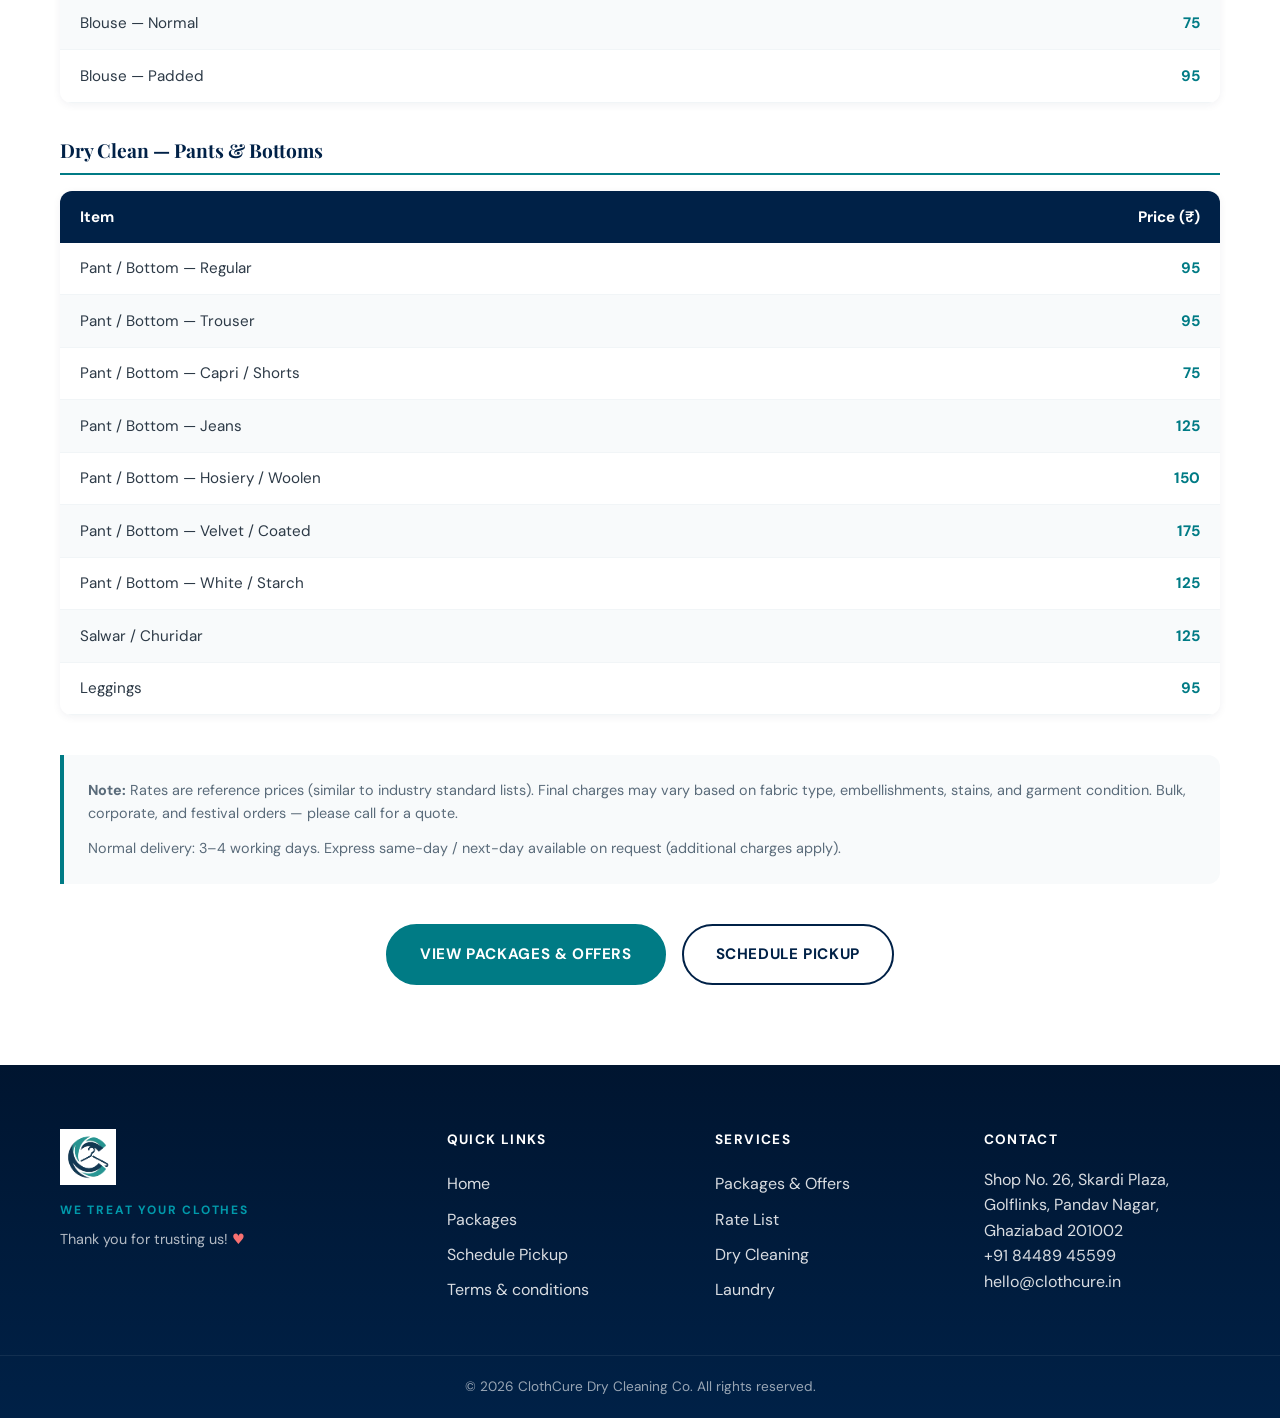
<file: rate-list.html>
<!DOCTYPE html>
<html lang="en">
<head>
  <meta charset="UTF-8" />
  <!-- Google tag (gtag.js) -->
<script async src="https://www.googletagmanager.com/gtag/js?id=G-NWEZ54XM23"></script>
<script>
  window.dataLayer = window.dataLayer || [];
  function gtag(){dataLayer.push(arguments);}
  gtag('js', new Date());

  gtag('config', 'G-NWEZ54XM23');
</script>
  <meta name="viewport" content="width=device-width, initial-scale=1.0" />
  <meta property="og:title" content="ClothCure Dry Cleaning Co.">
  <meta property="og:description" content="Premium Dry Cleaning & Laundry in Ghaziabad">
  <meta property="og:image" content="https://clothcure.in/assets/logo1.webp">
  <meta property="og:url" content="https://clothcure.in">
  <meta property="og:type" content="website">
  <meta name="description" content="ClothCure rate list — dry cleaning, laundry, steam iron, and shoe care prices in Ghaziabad." />
  <title>Dry Cleaning Price List | ClothCure Ghaziabad</title>
  <link rel="preconnect" href="https://fonts.googleapis.com" />
  <link rel="preconnect" href="https://fonts.gstatic.com" crossorigin />
  <link href="https://fonts.googleapis.com/css2?family=DM+Sans:ital,opsz,wght@0,9..40,400;0,9..40,500;0,9..40,600;0,9..40,700&family=Playfair+Display:wght@600;700&display=swap" rel="stylesheet" />
  <link rel="stylesheet" href="css/styles.css" />
  <link rel="stylesheet" href="css/premium.css" />
  <link rel="icon" href="/favicon.ico?v=2" sizes="any">
<link rel="icon" type="image/png" sizes="32x32" href="/favicon-32x32.png?v=2">
<link rel="icon" type="image/png" sizes="16x16" href="/favicon-16x16.png?v=2">
<link rel="apple-touch-icon" href="/apple-touch-icon.png?v=2">
<link rel="manifest" href="/site.webmanifest">
<body class="page-ratelist">
  <a class="skip-link" href="#main">Skip to content</a>

  <div class="promo-bar">
    <div class="container promo-bar__inner">
      <span class="promo-bar__badge">Rate List</span>
      <p>Transparent pricing for all garment care services in Ghaziabad</p>
      <a href="index.html#pickup" class="promo-bar__link">Book Pickup →</a>
    </div>
  </div>

  <header class="header" id="header">
    <div class="container header__inner">
      <a href="index.html" class="logo" aria-label="ClothCure Home">
        <img 
        src="assets/logo6.webp" 
        alt="ClothCure Dry Cleaning Co. logo" 
        width="180" 
        height="180" />
      </a>
      <nav class="nav" id="nav" aria-label="Main navigation">
        <ul class="nav__list">
          <li><a href="index.html" class="nav__link">Home</a></li>
          <li><a href="index.html#services" class="nav__link">Services</a></li>
          <li><a href="packages.html" class="nav__link nav__link--highlight">Packages</a></li>
          <li><a href="rate-list.html" class="nav__link active">Rate List</a></li>
          <li><a href="index.html#contact" class="nav__link">Contact</a></li>
        </ul>
      </nav>
      <a href="index.html#pickup" class="btn btn--primary header__cta">Schedule Pickup</a>
      <button class="nav-toggle" id="navToggle" aria-label="Open menu" aria-expanded="false" aria-controls="nav">
        <span></span><span></span><span></span>
      </button>
    </div>
  </header>

  <main id="main">
    <section class="page-hero">
      <div class="container">
        <p class="page-hero__eyebrow">Ghaziabad · Golflinks, Pandav Nagar</p>
        <h1 class="page-hero__title">Rate <span class="text-teal">List</span></h1>
        <p class="page-hero__desc">Laundry from ₹99/kg — plus dry cleaning, steam iron, and shoe care rates for Ghaziabad.</p>
        <p class="page-hero__note">Laundry billed per kg. Dry clean &amp; other services per piece unless noted. GST applicable as per government norms.</p>
      </div>
    </section>

    <!-- Service starting prices (like WashCraft) -->
    <section class="ratelist-summary">
      <div class="container">
        <div class="ratelist-summary__grid ratelist-summary__grid--5">
          <div class="ratelist-summary__card ratelist-summary__card--highlight">
            <h3>Wash &amp; Fold</h3>
            <p class="ratelist-summary__from"><strong>₹99</strong> / kg</p>
            <p>Washed, dried &amp; folded</p>
          </div>
          <div class="ratelist-summary__card ratelist-summary__card--highlight">
            <h3>Wash &amp; Steam Iron</h3>
            <p class="ratelist-summary__from"><strong>₹139</strong> / kg</p>
            <p>Wash, dry &amp; pressed</p>
          </div>
          <div class="ratelist-summary__card ratelist-summary__card--highlight">
            <h3>Premium Laundry</h3>
            <p class="ratelist-summary__from"><strong>₹189</strong> / kg</p>
            <p>Premium care &amp; finish</p>
          </div>
          <div class="ratelist-summary__card">
            <h3>Dry Clean</h3>
            <p class="ratelist-summary__from">From <strong>₹95</strong></p>
            <p>Per piece · delicate wear</p>
          </div>
          <div class="ratelist-summary__card">
            <h3>Shoe Care</h3>
            <p class="ratelist-summary__from">From <strong>₹275</strong></p>
            <p>Per pair</p>
          </div>
        </div>
      </div>
    </section>

    <section class="section ratelist-section">
      <div class="container">
        <div class="ratelist-toolbar">
          <label class="ratelist-search" for="rateSearch">
            <span class="visually-hidden">Search items</span>
            <svg aria-hidden="true" width="18" height="18" viewBox="0 0 24 24" fill="none" stroke="currentColor" stroke-width="2"><circle cx="11" cy="11" r="8"/><path d="M21 21l-4.35-4.35"/></svg>
            <input type="search" id="rateSearch" placeholder="Search garment or item…" autocomplete="off" />
          </label>
        </div>

        <div class="ratelist-tabs" role="tablist" aria-label="Rate categories">
          <button type="button" class="ratelist-tab active" role="tab" aria-selected="true" data-tab="dry-clean">Dry Clean</button>
          <button type="button" class="ratelist-tab" role="tab" aria-selected="false" data-tab="steam-iron">Steam Iron</button>
          <button type="button" class="ratelist-tab" role="tab" aria-selected="false" data-tab="laundry">Laundry</button>
          <button type="button" class="ratelist-tab" role="tab" aria-selected="false" data-tab="ethnic">Saree &amp; Ethnic</button>
          <button type="button" class="ratelist-tab" role="tab" aria-selected="false" data-tab="coat">Coat &amp; Blazer</button>
          <button type="button" class="ratelist-tab" role="tab" aria-selected="false" data-tab="jacket">Jacket &amp; Woolen</button>
          <button type="button" class="ratelist-tab" role="tab" aria-selected="false" data-tab="household">Household</button>
          <button type="button" class="ratelist-tab" role="tab" aria-selected="false" data-tab="shoe">Shoe Care</button>
        </div>

        <p class="ratelist-no-results" id="rateNoResults" hidden>No items match your search in this category.</p>

        <!-- DRY CLEAN -->
        <div class="ratelist-panel active" id="dry-clean" role="tabpanel">
          <h2 class="ratelist-panel__title">Dry Clean — Shirts &amp; Tops</h2>
          <div class="ratelist-table-wrap">
            <table class="ratelist-table">
              <thead>
                <tr>
                  <th>Item</th>
                  <th>Price (₹)</th>
                </tr>
              </thead>
              <tbody>
                <tr><td>Shirt — Formal</td><td>95</td></tr>
                <tr><td>Shirt — Branded</td><td>125</td></tr>
                <tr><td>Shirt — Denim</td><td>150</td></tr>
                <tr><td>Shirt — Velvet / Coated</td><td>175</td></tr>
                <tr><td>Shirt — Hosiery / Woolen</td><td>200</td></tr>
                <tr><td>Shirt — Hoodie / Sweatshirt</td><td>200</td></tr>
                <tr><td>T-Shirt — Normal</td><td>95</td></tr>
                <tr><td>T-Shirt — Branded</td><td>125</td></tr>
                <tr><td>Top — Normal</td><td>95</td></tr>
                <tr><td>Top — Kurti</td><td>95</td></tr>
                <tr><td>Top — Shrugs</td><td>125</td></tr>
                <tr><td>Top — Embroidery / Work</td><td>150</td></tr>
                <tr><td>Maxi / Nighty</td><td>125</td></tr>
                <tr><td>Blouse — Normal</td><td>75</td></tr>
                <tr><td>Blouse — Padded</td><td>95</td></tr>
              </tbody>
            </table>
          </div>
          <h2 class="ratelist-panel__title">Dry Clean — Pants &amp; Bottoms</h2>
          <div class="ratelist-table-wrap">
            <table class="ratelist-table">
              <thead>
                <tr>
                  <th>Item</th>
                  <th>Price (₹)</th>
                </tr>
              </thead>
              <tbody>
                <tr><td>Pant / Bottom — Regular</td><td>95</td></tr>
                <tr><td>Pant / Bottom — Trouser</td><td>95</td></tr>
                <tr><td>Pant / Bottom — Capri / Shorts</td><td>75</td></tr>
                <tr><td>Pant / Bottom — Jeans</td><td>125</td></tr>
                <tr><td>Pant / Bottom — Hosiery / Woolen</td><td>150</td></tr>
                <tr><td>Pant / Bottom — Velvet / Coated</td><td>175</td></tr>
                <tr><td>Pant / Bottom — White / Starch</td><td>125</td></tr>
                <tr><td>Salwar / Churidar</td><td>125</td></tr>
                <tr><td>Leggings</td><td>95</td></tr>
              </tbody>
            </table>
          </div>
        </div>

        <!-- STEAM IRON -->
        <div class="ratelist-panel" id="steam-iron" role="tabpanel" hidden>
          <h2 class="ratelist-panel__title">Steam Iron</h2>
          <div class="ratelist-table-wrap">
            <table class="ratelist-table">
              <thead>
                <tr>
                  <th>Item</th>
                  <th>Price (₹)</th>
                </tr>
              </thead>
              <tbody>
                <tr><td>Shirt</td><td>30</td></tr>
                <tr><td>T-Shirt</td><td>30</td></tr>
                <tr><td>Trouser / Pant</td><td>30</td></tr>
                <tr><td>Jeans</td><td>40</td></tr>
                <tr><td>Kurta</td><td>40</td></tr>
                <tr><td>Saree — Plain</td><td>80</td></tr>
                <tr><td>Saree — Work / Silk</td><td>100</td></tr>
                <tr><td>Blazer / Coat (press only)</td><td>80</td></tr>
                <tr><td>Suit (2-piece press)</td><td>120</td></tr>
                <tr><td>Bed Sheet — Single</td><td>60</td></tr>
                <tr><td>Bed Sheet — Double</td><td>100</td></tr>
              </tbody>
            </table>
          </div>
        </div>

        <!-- LAUNDRY -->
        <div class="ratelist-panel" id="laundry" role="tabpanel" hidden>
          <p class="ratelist-panel__intro">All laundry services are charged <strong>per kilogram</strong> (minimum weight may apply). We weigh your load at pickup for a clear bill.</p>
          <div class="ratelist-table-wrap">
            <table class="ratelist-table">
              <thead>
                <tr>
                  <th>Service</th>
                  <th>Price (₹)</th>
                </tr>
              </thead>
              <tbody>
                <tr><td>Wash &amp; Fold</td><td>99 / kg</td></tr>
                <tr><td>Wash &amp; Steam Iron</td><td>139 / kg</td></tr>
                <tr><td>Premium Laundry</td><td>189 / kg</td></tr>
              </tbody>
            </table>
          </div>
          <h2 class="ratelist-panel__title">What's included</h2>
          <div class="ratelist-table-wrap">
            <table class="ratelist-table ratelist-table--compare">
              <thead>
                <tr>
                  <th>Feature</th>
                  <th>Wash &amp; Fold</th>
                  <th>Wash &amp; Steam Iron</th>
                  <th>Premium</th>
                </tr>
              </thead>
              <tbody>
                <tr><td>Wash &amp; dry</td><td>✓</td><td>✓</td><td>✓</td></tr>
                <tr><td>Neat folding</td><td>✓</td><td>—</td><td>✓</td></tr>
                <tr><td>Steam iron / press</td><td>—</td><td>✓</td><td>✓</td></tr>
                <tr><td>Premium detergents &amp; care</td><td>—</td><td>—</td><td>✓</td></tr>
                <tr><td>Everyday wear, linens, towels</td><td>✓</td><td>✓</td><td>✓</td></tr>
              </tbody>
            </table>
          </div>
        </div>

        <!-- SAREE & ETHNIC -->
        <div class="ratelist-panel" id="ethnic" role="tabpanel" hidden>
          <h2 class="ratelist-panel__title">Saree, Lehenga &amp; Ethnic Wear</h2>
          <div class="ratelist-table-wrap">
            <table class="ratelist-table">
              <thead>
                <tr>
                  <th>Item</th>
                  <th>Price (₹)</th>
                </tr>
              </thead>
              <tbody>
                <tr><td>Saree — Plain / Cotton</td><td>225</td></tr>
                <tr><td>Saree — Silk</td><td>300</td></tr>
                <tr><td>Saree — Work / Embroidery</td><td>350</td></tr>
                <tr><td>Saree — Heavy Bridal</td><td>450+</td></tr>
                <tr><td>Lehenga — Light</td><td>500+</td></tr>
                <tr><td>Lehenga — Heavy / Bridal</td><td>750+</td></tr>
                <tr><td>Dupatta — Plain</td><td>75</td></tr>
                <tr><td>Dupatta — Work</td><td>125</td></tr>
                <tr><td>Sherwani — Normal</td><td>350</td></tr>
                <tr><td>Sherwani — Premium / Work</td><td>550</td></tr>
                <tr><td>Indo-Western / Gown</td><td>350</td></tr>
              </tbody>
            </table>
          </div>
        </div>

        <!-- COAT & BLAZER -->
        <div class="ratelist-panel" id="coat" role="tabpanel" hidden>
          <h2 class="ratelist-panel__title">Coat, Blazer &amp; Suit</h2>
          <div class="ratelist-table-wrap">
            <table class="ratelist-table">
              <thead>
                <tr>
                  <th>Item</th>
                  <th>Price (₹)</th>
                </tr>
              </thead>
              <tbody>
                <tr><td>Waistcoat</td><td>150</td></tr>
                <tr><td>Blazer — Business</td><td>225</td></tr>
                <tr><td>Blazer — Velvet / Coated</td><td>300</td></tr>
                <tr><td>Blazer — Wool / White</td><td>350</td></tr>
                <tr><td>Suit (2-piece)</td><td>300</td></tr>
                <tr><td>Suit (3-piece)</td><td>400</td></tr>
                <tr><td>Overcoat — Normal</td><td>400</td></tr>
                <tr><td>Overcoat — Premium</td><td>500</td></tr>
                <tr><td>Overcoat — Embroidery / Velvet</td><td>600</td></tr>
                <tr><td>Overcoat — Leather</td><td>750</td></tr>
                <tr><td>Tie</td><td>75</td></tr>
              </tbody>
            </table>
          </div>
        </div>

        <!-- JACKET & WOOLEN -->
        <div class="ratelist-panel" id="jacket" role="tabpanel" hidden>
          <h2 class="ratelist-panel__title">Jacket, Sweater &amp; Woolen</h2>
          <div class="ratelist-table-wrap">
            <table class="ratelist-table">
              <thead>
                <tr>
                  <th>Item</th>
                  <th>Price (₹)</th>
                </tr>
              </thead>
              <tbody>
                <tr><td>Jacket — Half / Nehru Style</td><td>175</td></tr>
                <tr><td>Jacket — Regular</td><td>225</td></tr>
                <tr><td>Jacket — Denim</td><td>300</td></tr>
                <tr><td>Jacket — Premium</td><td>350</td></tr>
                <tr><td>Jacket — Velvet / Long</td><td>400</td></tr>
                <tr><td>Jacket — Leather / Suede</td><td>650</td></tr>
                <tr><td>Sweater — Normal</td><td>150</td></tr>
                <tr><td>Sweater — Premium Full</td><td>225</td></tr>
                <tr><td>Cardigan</td><td>200</td></tr>
                <tr><td>Body Warmer — Upper / Lower</td><td>125</td></tr>
                <tr><td>Muffler / Stole</td><td>95</td></tr>
              </tbody>
            </table>
          </div>
        </div>

        <!-- HOUSEHOLD -->
        <div class="ratelist-panel" id="household" role="tabpanel" hidden>
          <h2 class="ratelist-panel__title">Household &amp; Linen</h2>
          <div class="ratelist-table-wrap">
            <table class="ratelist-table">
              <thead>
                <tr>
                  <th>Item</th>
                  <th>Price (₹)</th>
                </tr>
              </thead>
              <tbody>
                <tr><td>Table Cover</td><td>125</td></tr>
                <tr><td>Table Mat</td><td>95</td></tr>
                <tr><td>Door Mat</td><td>125</td></tr>
                <tr><td>Apron</td><td>95</td></tr>
                <tr><td>Cushion Cover — Normal</td><td>65</td></tr>
                <tr><td>Cushion Cover — Work</td><td>95</td></tr>
                <tr><td>Pillow Cover — Normal</td><td>95</td></tr>
                <tr><td>Pillow Cover — Premium</td><td>125</td></tr>
                <tr><td>Curtain — Per panel (Net/Without Lining)</td><td>180</td></tr>
                <tr><td>Curtain — Per panel (Lining)</td><td>250</td></tr>
                <tr><td>AC Comforter Single Bed</td><td>200</td></tr>
                <tr><td>AC Comforter Double Bed</td><td>250</td></tr>
                <tr><td>Blanket Single Bed</td><td>300</td></tr>
                <tr><td>Blanket Double Bed</td><td>400</td></tr>
                <tr><td>Quilt Single Bed</td><td>400</td></tr>
                <tr><td>Quilt Double Bed</td><td>500</td></tr>
                <tr><td>Carpet</td><td>35/sqft</td></tr>

               
              </tbody>
            </table>
          </div>
          <h2 class="ratelist-panel__title">Add-on Services</h2>
          <div class="ratelist-table-wrap">
            <table class="ratelist-table">
              <thead>
                <tr>
                  <th>Service</th>
                  <th>Price (₹)</th>
                </tr>
              </thead>
              <tbody>
                <tr><td>Stain removal (minor)</td><td>50</td></tr>
                <tr><td>Stain removal (major)</td><td>100+</td></tr>
                <tr><td>Express / Same-day delivery</td><td>50% extra</td></tr>
                <tr><td>Anti-moth / Storage bag</td><td>30</td></tr>
              </tbody>
            </table>
          </div>
        </div>

        <!-- SHOE CARE -->
        <div class="ratelist-panel" id="shoe" role="tabpanel" hidden>
          <h2 class="ratelist-panel__title">Shoe Care</h2>
          <div class="ratelist-table-wrap">
            <table class="ratelist-table">
              <thead>
                <tr>
                  <th>Item</th>
                  <th>Price (₹)</th>
                </tr>
              </thead>
              <tbody>
                <tr><td>Leather Shoes</td><td>450</td></tr>
                <tr><td>Suede Leather Shoes</td><td>550</td></tr>
                <tr><td>Sneakers / Sports Shoes</td><td>275</td></tr>
                <tr><td>Shoes Canvas</td><td>300</td></tr>
                <tr><td>Sandals / Floaters</td><td>225</td></tr>
                <tr><td>Boots</td><td>650</td></tr>
                
              </tbody>
            </table>
          </div>
        </div>

        <div class="ratelist-disclaimer">
          <p><strong>Note:</strong> Rates are reference prices (similar to industry standard lists). Final charges may vary based on fabric type, embellishments, stains, and garment condition. Bulk, corporate, and festival orders — please call for a quote.</p>
          <p>Normal delivery: 3–4 working days. Express same-day / next-day available on request (additional charges apply).</p>
        </div>

        <div class="ratelist-cta">
          <a href="packages.html" class="btn btn--primary btn--lg">View Packages &amp; Offers</a>
          <a href="index.html#pickup" class="btn btn--outline btn--lg">Schedule Pickup</a>
        </div>
      </div>
    </section>
  </main>

  <footer class="footer">
    <div class="container footer__inner">
      <div class="footer__brand">
        <img 
        src="assets/logo1.webp" 
        alt="ClothCure Dry Cleaning Co. logo" 
        width="160" 
        height="160"
        loading="lazy" />
        <p class="footer__tagline">WE TREAT YOUR CLOTHES</p>
        <p class="footer__thanks">Thank you for trusting us! <span aria-hidden="true">♥</span></p>
      </div>
      <div class="footer__links">
        <h4>Quick Links</h4>
        <ul>
          <li><a href="index.html">Home</a></li>
          <li><a href="packages.html">Packages</a></li>
          <li><a href="index.html#pickup">Schedule Pickup</a></li>
          <li><a href="terms-conditions.html">Terms & conditions</a></li>
        </ul>
      </div>
      <div class="footer__links">
        <h4>Services</h4>
        <ul>
          <li><a href="packages.html">Packages &amp; Offers</a></li>
          <li><a href="rate-list.html">Rate List</a></li>
          <li><a href="index.html#services">Dry Cleaning</a></li>
          <li><a href="index.html#services">Laundry</a></li>
        </ul>
      </div>
      <div class="footer__contact">
        <h4>Contact</h4>
        <p>Shop No. 26, Skardi Plaza, Golflinks, Pandav Nagar, Ghaziabad 201002</p>
        <p><a href="tel:+918448945599">+91 84489 45599</a></p>
        <p><a href="mailto:hello@clothcure.in">hello@clothcure.in</a></p>
      </div>
    </div>
    <div class="footer__bottom">
      <div class="container">
        <p>&copy; <span id="year"></span> ClothCure Dry Cleaning Co. All rights reserved.</p>
      </div>
    </div>
  </footer>

  <a href="https://wa.me/918448945599" class="whatsapp-float" target="_blank" rel="noopener noreferrer" aria-label="Chat on WhatsApp">
    <svg width="28" height="28" viewBox="0 0 24 24" fill="currentColor"><path d="M17.472 14.382c-.297-.149-1.758-.867-2.03-.967-.273-.099-.471-.148-.67.15-.197.297-.767.966-.94 1.164-.173.199-.347.223-.644.075-.297-.15-1.255-.463-2.39-1.475-.883-.788-1.48-1.761-1.653-2.059-.173-.297-.018-.458.13-.606.134-.133.298-.347.446-.52.149-.174.198-.298.298-.497.099-.198.05-.371-.025-.52-.075-.149-.669-1.612-.916-2.207-.242-.579-.487-.5-.669-.51-.173-.008-.371-.01-.57-.01-.198 0-.52.074-.792.372-.272.297-1.04 1.016-1.04 2.479 0 1.462 1.065 2.875 1.213 3.074.149.198 2.096 3.2 5.077 4.487.709.306 1.262.489 1.694.625.712.227 1.36.195 1.871.118.571-.085 1.758-.719 2.006-1.413.248-.694.248-1.289.173-1.413-.074-.124-.272-.198-.57-.347m-5.421 7.403h-.004a9.87 9.87 0 01-5.031-1.378l-.361-.214-3.741.982.998-3.648-.235-.374a9.86 9.86 0 01-1.51-5.26c.001-5.45 4.436-9.884 9.888-9.884 2.64 0 5.122 1.03 6.988 2.898a9.825 9.825 0 012.893 6.994c-.003 5.45-4.435 9.884-9.881 9.884m8.413-18.297A11.815 11.815 0 0012.05 0C5.495 0 .16 5.335.157 11.892c0 2.096.547 4.142 1.588 5.945L.057 24l6.305-1.654a11.882 11.882 0 005.683 1.448h.005c6.554 0 11.89-5.335 11.893-11.893a11.821 11.821 0 00-3.48-8.413z"/></svg>
  </a>

  <script src="js/main.js"></script>
  <script src="js/ratelist.js"></script>
</body>
</html>
</file>
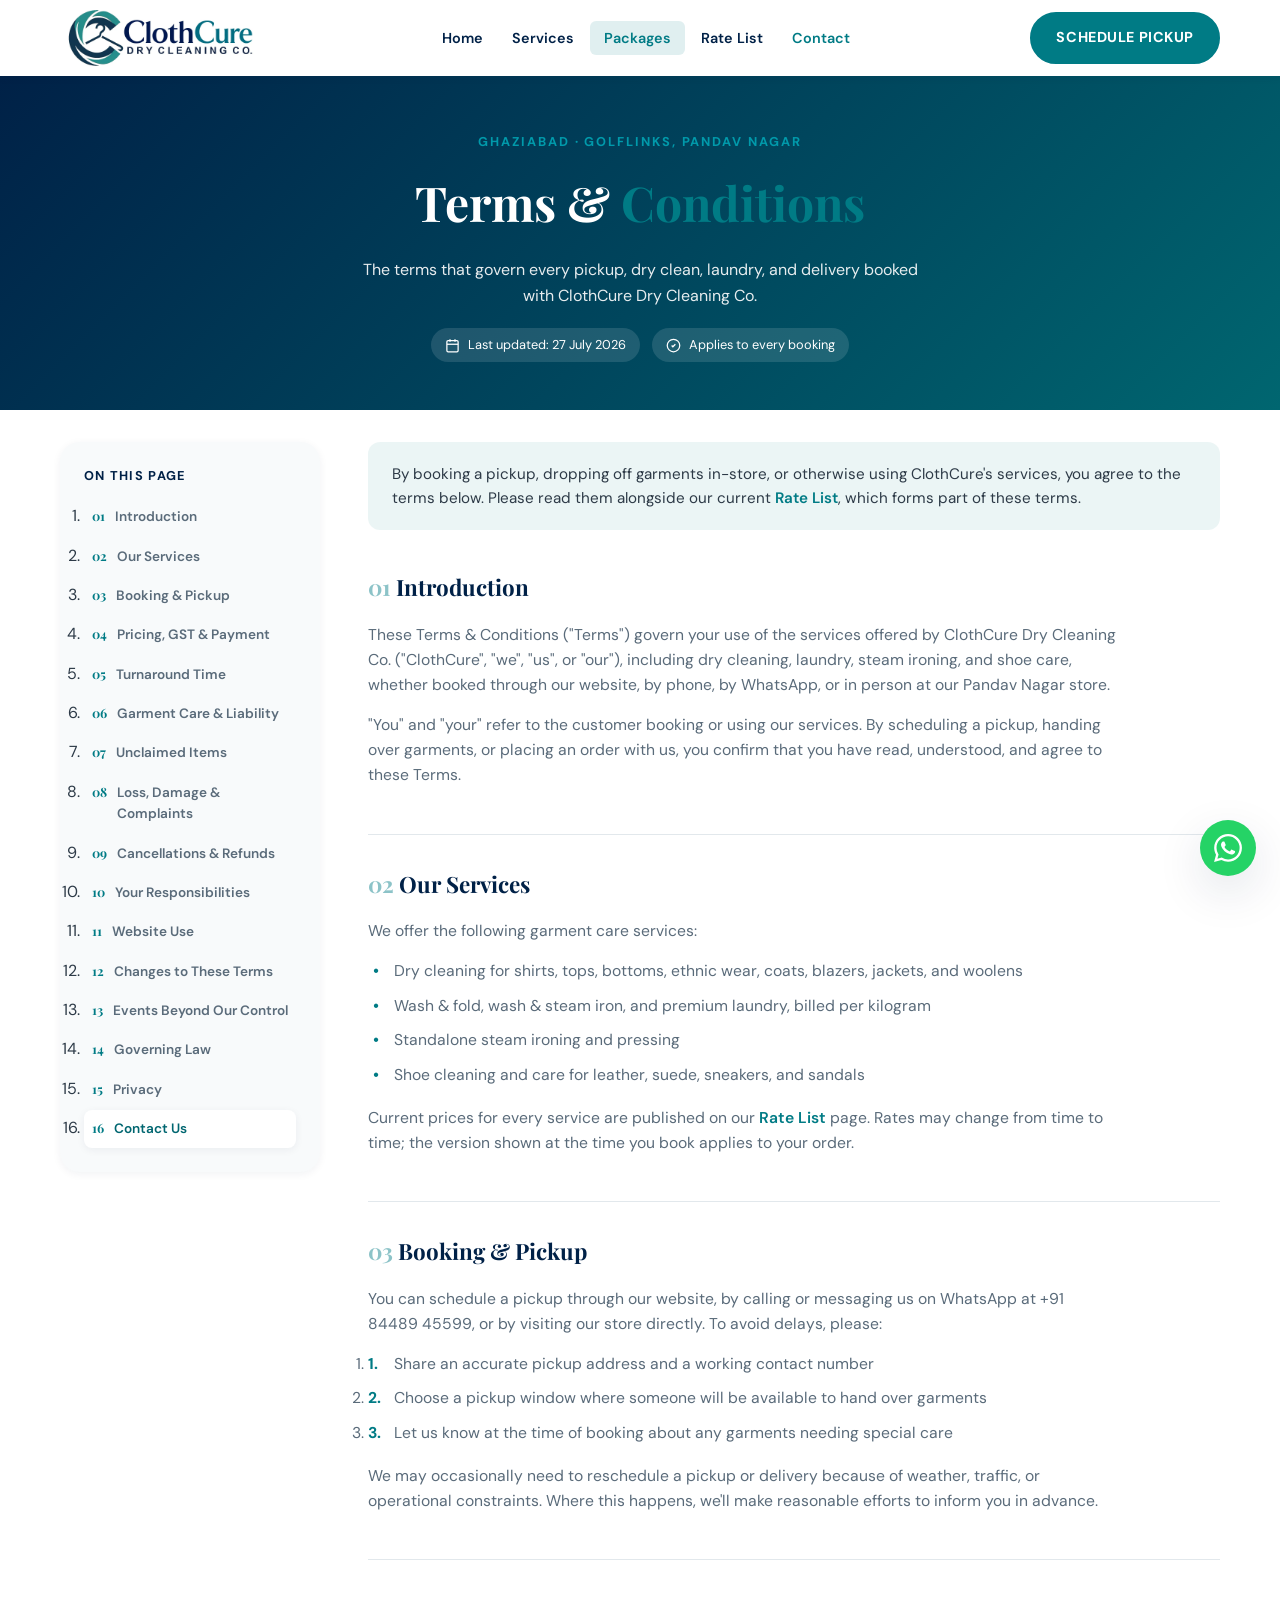
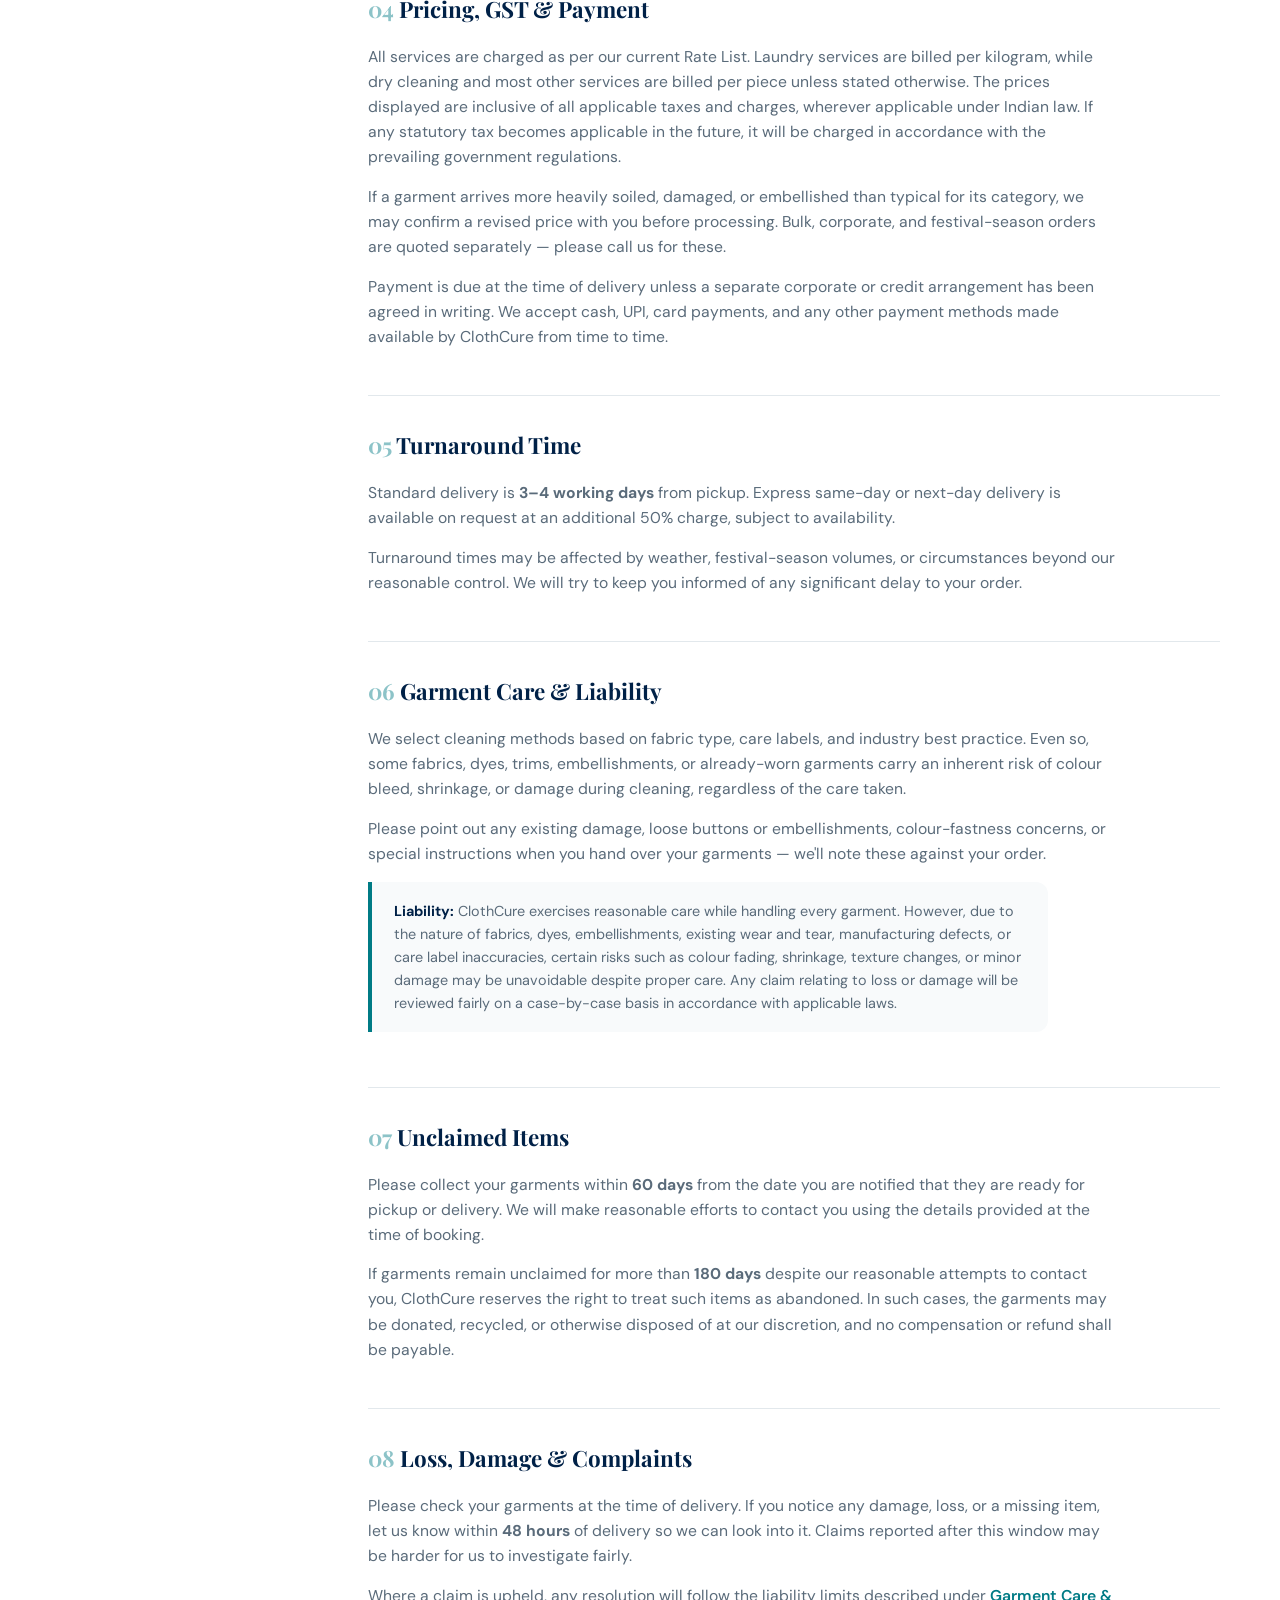
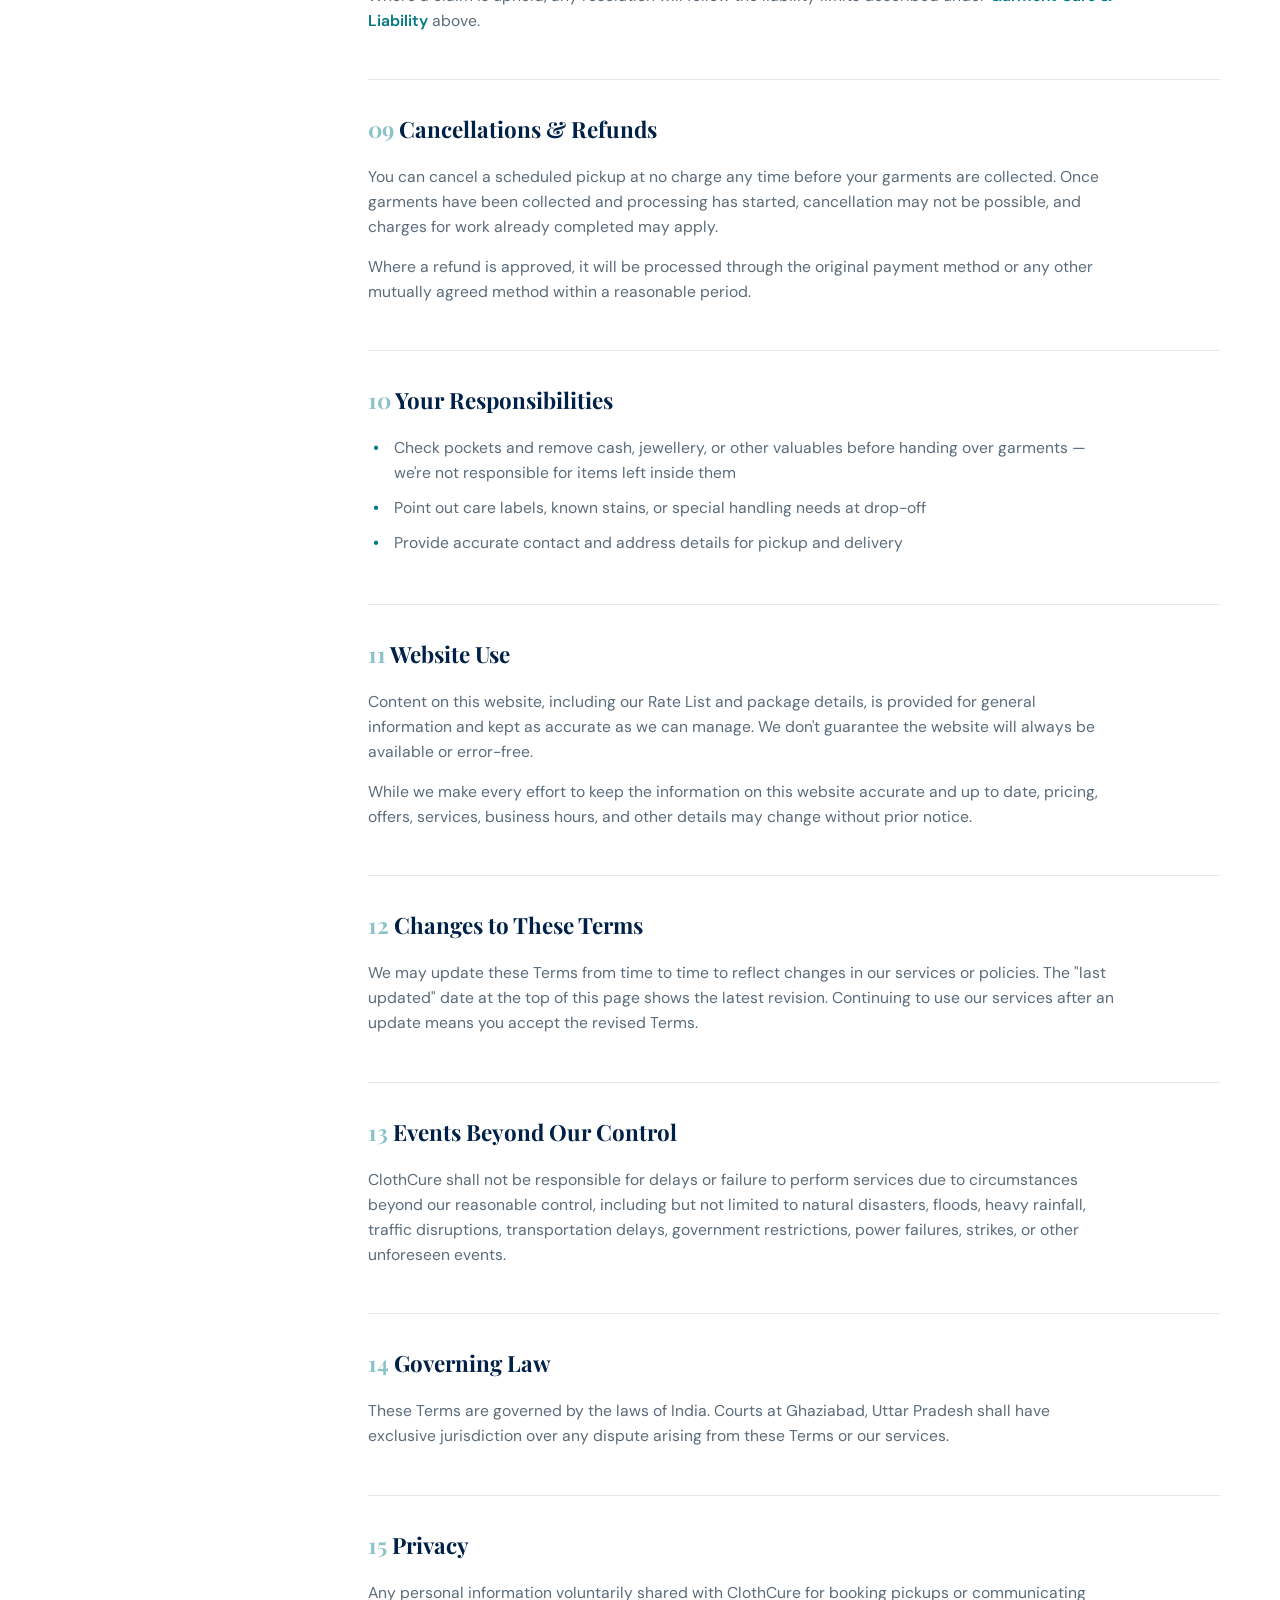
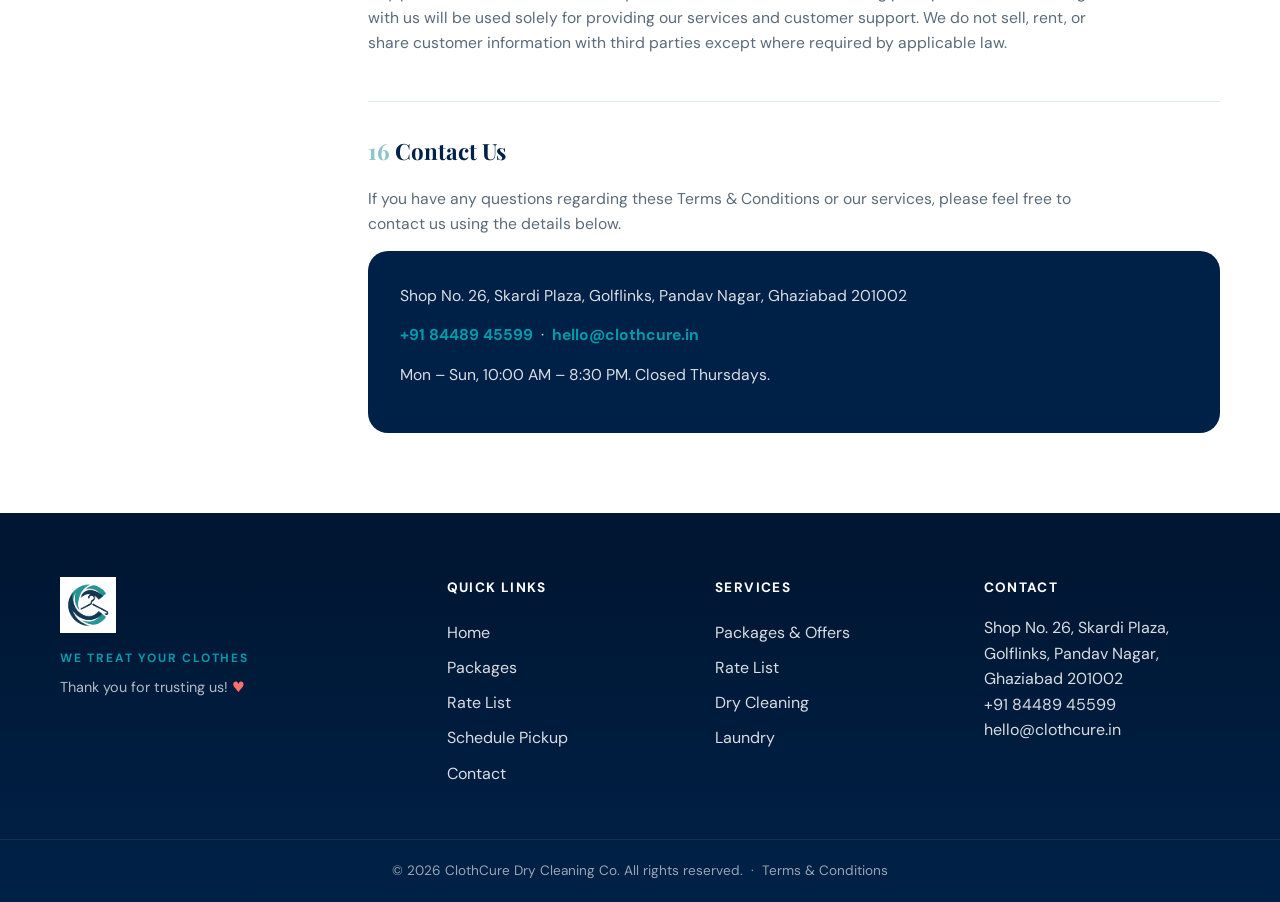
<file: terms-conditions.html>
<!DOCTYPE html>
<html lang="en">
<head>
  <meta charset="UTF-8" />
  <!-- Google tag (gtag.js) -->
<script async src="https://www.googletagmanager.com/gtag/js?id=G-NWEZ54XM23"></script>
<script>
  window.dataLayer = window.dataLayer || [];
  function gtag(){dataLayer.push(arguments);}
  gtag('js', new Date());

  gtag('config', 'G-NWEZ54XM23');
</script>
  <meta name="viewport" content="width=device-width, initial-scale=1.0" />
  <meta property="og:title" content="ClothCure Dry Cleaning Co.">
  <meta property="og:description" content="Premium Dry Cleaning & Laundry in Ghaziabad">
  <meta property="og:image" content="https://clothcure.in/assets/logo1.webp">
  <meta property="og:url" content="https://clothcure.in">
  <meta property="og:type" content="website">
  <meta name="description" content="Terms and conditions for ClothCure's dry cleaning, laundry, steam iron, and shoe care services in Ghaziabad." />
  <title>Terms & Conditions | ClothCure Dry Cleaning Co.</title>
  <link rel="preconnect" href="https://fonts.googleapis.com" />
  <link rel="preconnect" href="https://fonts.gstatic.com" crossorigin />
  <link href="https://fonts.googleapis.com/css2?family=DM+Sans:ital,opsz,wght@0,9..40,400;0,9..40,500;0,9..40,600;0,9..40,700&family=Playfair+Display:wght@600;700&display=swap" rel="stylesheet" />
  <link rel="stylesheet" href="css/styles.css" />
  <link rel="stylesheet" href="css/premium.css" />
  <link rel="icon" href="/favicon.ico?v=2" sizes="any">
<link rel="icon" type="image/png" sizes="32x32" href="/favicon-32x32.png?v=2">
<link rel="icon" type="image/png" sizes="16x16" href="/favicon-16x16.png?v=2">
<link rel="apple-touch-icon" href="/apple-touch-icon.png?v=2">
<link rel="manifest" href="/site.webmanifest">
<body class="page-terms">
  <a class="skip-link" href="#main">Skip to content</a>

  <header class="header" id="header">
    <div class="container header__inner">
      <a href="index.html" class="logo" aria-label="ClothCure Home">
        <img 
src="assets/logo6.webp" 
alt="ClothCure Dry Cleaning Co. logo" 
width="160" 
height="auto" />
      </a>
      <nav class="nav" id="nav" aria-label="Main navigation">
        <ul class="nav__list">
          <li><a href="index.html" class="nav__link">Home</a></li>
          <li><a href="index.html#services" class="nav__link">Services</a></li>
          <li><a href="packages.html" class="nav__link nav__link--highlight">Packages</a></li>
          <li><a href="rate-list.html" class="nav__link">Rate List</a></li>
          <li><a href="index.html#contact" class="nav__link">Contact</a></li>
        </ul>
      </nav>
      <a href="index.html#pickup" class="btn btn--primary header__cta">Schedule Pickup</a>
      <button class="nav-toggle" id="navToggle" aria-label="Open menu" aria-expanded="false" aria-controls="nav">
        <span></span><span></span><span></span>
      </button>
    </div>
  </header>

  <main id="main">
    <section class="page-hero">
      <div class="container">
        <p class="page-hero__eyebrow">Ghaziabad · Golflinks, Pandav Nagar</p>
        <h1 class="page-hero__title">Terms &amp; <span class="text-teal">Conditions</span></h1>
        <p class="page-hero__desc">The terms that govern every pickup, dry clean, laundry, and delivery booked with ClothCure Dry Cleaning Co.</p>
        <div class="terms-meta">
          <span class="terms-meta__badge">
            <svg aria-hidden="true" width="15" height="15" viewBox="0 0 24 24" fill="none" stroke="currentColor" stroke-width="2"><rect x="3" y="4" width="18" height="18" rx="2" ry="2"/><line x1="16" y1="2" x2="16" y2="6"/><line x1="8" y1="2" x2="8" y2="6"/><line x1="3" y1="10" x2="21" y2="10"/></svg>
            Last updated: 27 July 2026
          </span>
          <span class="terms-meta__badge">
            <svg aria-hidden="true" width="15" height="15" viewBox="0 0 24 24" fill="none" stroke="currentColor" stroke-width="2"><path d="M9 12l2 2 4-4"/><circle cx="12" cy="12" r="10"/></svg>
            Applies to every booking
          </span>
        </div>
      </div>
    </section>

    <section class="section ratelist-section">
      <div class="container">
        <div class="terms-layout">
          <nav class="terms-toc" aria-label="Table of contents">
            <h2>On this page</h2>
            <ol>
              <li><a href="#introduction">Introduction</a></li>
              <li><a href="#our-services">Our Services</a></li>
              <li><a href="#booking-pickup">Booking &amp; Pickup</a></li>
              <li><a href="#pricing-payment">Pricing, GST &amp; Payment</a></li>
              <li><a href="#turnaround">Turnaround Time</a></li>
              <li><a href="#garment-care">Garment Care &amp; Liability</a></li>
              <li><a href="#unclaimed-items">Unclaimed Items</a></li>
              <li><a href="#loss-damage">Loss, Damage &amp; Complaints</a></li>
              <li><a href="#cancellations">Cancellations &amp; Refunds</a></li>
              <li><a href="#your-responsibilities">Your Responsibilities</a></li>
              <li><a href="#website-use">Website Use</a></li>
              <li><a href="#changes">Changes to These Terms</a></li>
              <li><a href="#force-majeure">Events Beyond Our Control</a></li>
              <li><a href="#governing-law">Governing Law</a></li>
              <li><a href="#privacy">Privacy</a></li>
              <li><a href="#contact">Contact Us</a></li>
            </ol>
          </nav>

          <div class="terms-content">
            <p class="terms-intro">By booking a pickup, dropping off garments in-store, or otherwise using ClothCure's services, you agree to the terms below. Please read them alongside our current <a href="rate-list.html" class="link-teal">Rate List</a>, which forms part of these terms.</p>

            <section class="terms-section" id="introduction">
              <h2 class="terms-section__title">Introduction</h2>
              <p>These Terms &amp; Conditions ("Terms") govern your use of the services offered by ClothCure Dry Cleaning Co. ("ClothCure", "we", "us", or "our"), including dry cleaning, laundry, steam ironing, and shoe care, whether booked through our website, by phone, by WhatsApp, or in person at our Pandav Nagar store.</p>
              <p>"You" and "your" refer to the customer booking or using our services. By scheduling a pickup, handing over garments, or placing an order with us, you confirm that you have read, understood, and agree to these Terms.</p>
            </section>

            <section class="terms-section" id="our-services">
              <h2 class="terms-section__title">Our Services</h2>
              <p>We offer the following garment care services:</p>
              <ul>
                <li>Dry cleaning for shirts, tops, bottoms, ethnic wear, coats, blazers, jackets, and woolens</li>
                <li>Wash &amp; fold, wash &amp; steam iron, and premium laundry, billed per kilogram</li>
                <li>Standalone steam ironing and pressing</li>
                <li>Shoe cleaning and care for leather, suede, sneakers, and sandals</li>
              </ul>
              <p>Current prices for every service are published on our <a href="rate-list.html" class="link-teal">Rate List</a> page. Rates may change from time to time; the version shown at the time you book applies to your order.</p>
            </section>

            <section class="terms-section" id="booking-pickup">
              <h2 class="terms-section__title">Booking &amp; Pickup</h2>
              <p>You can schedule a pickup through our website, by calling or messaging us on WhatsApp at +91 84489 45599, or by visiting our store directly. To avoid delays, please:</p>
              <ol>
                <li>Share an accurate pickup address and a working contact number</li>
                <li>Choose a pickup window where someone will be available to hand over garments</li>
                <li>Let us know at the time of booking about any garments needing special care</li>
              </ol>
              <p>We may occasionally need to reschedule a pickup or delivery because of weather, traffic, or operational constraints. Where this happens, we'll make reasonable efforts to inform you in advance.</p>
            </section>

            <section class="terms-section" id="pricing-payment">
              <h2 class="terms-section__title">Pricing, GST &amp; Payment</h2>
              <p>All services are charged as per our current Rate List. Laundry services are billed per kilogram, while dry cleaning and most other services are billed per piece unless stated otherwise. The prices displayed are inclusive of all applicable taxes and charges, wherever applicable under Indian law. If any statutory tax becomes applicable in the future, it will be charged in accordance with the prevailing government regulations.</p>
              <p>If a garment arrives more heavily soiled, damaged, or embellished than typical for its category, we may confirm a revised price with you before processing. Bulk, corporate, and festival-season orders are quoted separately — please call us for these.</p>
              <p>Payment is due at the time of delivery unless a separate corporate or credit arrangement has been agreed in writing. We accept cash, UPI, card payments, and any other payment methods made available by ClothCure from time to time.</p>
            </section>

            <section class="terms-section" id="turnaround">
              <h2 class="terms-section__title">Turnaround Time</h2>
              <p>Standard delivery is <strong>3–4 working days</strong> from pickup. Express same-day or next-day delivery is available on request at an additional 50% charge, subject to availability.</p>
              <p>Turnaround times may be affected by weather, festival-season volumes, or circumstances beyond our reasonable control. We will try to keep you informed of any significant delay to your order.</p>
            </section>

            <section class="terms-section" id="garment-care">
              <h2 class="terms-section__title">Garment Care &amp; Liability</h2>
              <p>We select cleaning methods based on fabric type, care labels, and industry best practice. Even so, some fabrics, dyes, trims, embellishments, or already-worn garments carry an inherent risk of colour bleed, shrinkage, or damage during cleaning, regardless of the care taken.</p>
              <p>Please point out any existing damage, loose buttons or embellishments, colour-fastness concerns, or special instructions when you hand over your garments — we'll note these against your order.</p>
              <div class="terms-callout">
                <strong>Liability:</strong> ClothCure exercises reasonable care while handling every garment. However, due to the nature of fabrics, dyes, embellishments, existing wear and tear, manufacturing defects, or care label inaccuracies, certain risks such as colour fading, shrinkage, texture changes, or minor damage may be unavoidable despite proper care. Any claim relating to loss or damage will be reviewed fairly on a case-by-case basis in accordance with applicable laws.
                </div>
            </section>

            <section class="terms-section" id="unclaimed-items">
                <h2 class="terms-section__title">Unclaimed Items</h2>
                <p>Please collect your garments within <strong>60 days</strong> from the date you are notified that they are ready for pickup or delivery. We will make reasonable efforts to contact you using the details provided at the time of booking.</p>
                <p>If garments remain unclaimed for more than <strong>180 days</strong> despite our reasonable attempts to contact you, ClothCure reserves the right to treat such items as abandoned. In such cases, the garments may be donated, recycled, or otherwise disposed of at our discretion, and no compensation or refund shall be payable.</p>
              </section>

            <section class="terms-section" id="loss-damage">
              <h2 class="terms-section__title">Loss, Damage &amp; Complaints</h2>
              <p>Please check your garments at the time of delivery. If you notice any damage, loss, or a missing item, let us know within <strong>48 hours</strong> of delivery so we can look into it. Claims reported after this window may be harder for us to investigate fairly.</p>
              <p>Where a claim is upheld, any resolution will follow the liability limits described under <a href="#garment-care" class="link-teal">Garment Care &amp; Liability</a> above.</p>
            </section>

            <section class="terms-section" id="cancellations">
              <h2 class="terms-section__title">Cancellations &amp; Refunds</h2>
              <p>You can cancel a scheduled pickup at no charge any time before your garments are collected. Once garments have been collected and processing has started, cancellation may not be possible, and charges for work already completed may apply.</p>
              <p>Where a refund is approved, it will be processed through the original payment method or any other mutually agreed method within a reasonable period.</p>
            </section>

            <section class="terms-section" id="your-responsibilities">
              <h2 class="terms-section__title">Your Responsibilities</h2>
              <ul>
                <li>Check pockets and remove cash, jewellery, or other valuables before handing over garments — we're not responsible for items left inside them</li>
                <li>Point out care labels, known stains, or special handling needs at drop-off</li>
                <li>Provide accurate contact and address details for pickup and delivery</li>
              </ul>
            </section>

            <section class="terms-section" id="website-use">
              <h2 class="terms-section__title">Website Use</h2>
              <p>Content on this website, including our Rate List and package details, is provided for general information and kept as accurate as we can manage. We don't guarantee the website will always be available or error-free.</p>
              <p>While we make every effort to keep the information on this website accurate and up to date, pricing, offers, services, business hours, and other details may change without prior notice.</p>
            </section>

            <section class="terms-section" id="changes">
              <h2 class="terms-section__title">Changes to These Terms</h2>
              <p>We may update these Terms from time to time to reflect changes in our services or policies. The "last updated" date at the top of this page shows the latest revision. Continuing to use our services after an update means you accept the revised Terms.</p>
            </section>

            <section class="terms-section" id="force-majeure">
                <h2 class="terms-section__title">Events Beyond Our Control</h2>
               <p>ClothCure shall not be responsible for delays or failure to perform services due to circumstances beyond our reasonable control, including but not limited to natural disasters, floods, heavy rainfall, traffic disruptions, transportation delays, government restrictions, power failures, strikes, or other unforeseen events.</p>
              </section>

            <section class="terms-section" id="governing-law">
              <h2 class="terms-section__title">Governing Law</h2>
              <p>These Terms are governed by the laws of India. Courts at Ghaziabad, Uttar Pradesh shall have exclusive jurisdiction over any dispute arising from these Terms or our services.</p>
            </section>

            <section class="terms-section" id="privacy">
                <h2 class="terms-section__title">Privacy</h2>
              
                <p>Any personal information voluntarily shared with ClothCure for booking pickups or communicating with us will be used solely for providing our services and customer support. We do not sell, rent, or share customer information with third parties except where required by applicable law.</p>
              </section>

            <section class="terms-section" id="contact">
              <h2 class="terms-section__title">Contact Us</h2>
              <p>If you have any questions regarding these Terms &amp; Conditions or our services, please feel free to contact us using the details below.</p>
              <div class="terms-contact-box">
                <p>Shop No. 26, Skardi Plaza, Golflinks, Pandav Nagar, Ghaziabad 201002</p>
                <p><a href="tel:+918448945599">+91 84489 45599</a> &nbsp;·&nbsp; <a href="mailto:hello@clothcure.in">hello@clothcure.in</a></p>
                <p>Mon – Sun, 10:00 AM – 8:30 PM. Closed Thursdays.</p>
              </div>
            </section>
          </div>
        </div>
      </div>
    </section>
  </main>

  <footer class="footer">
    <div class="container footer__inner">
      <div class="footer__brand">
        <img 
        src="assets/logo1.webp" 
        alt="ClothCure Dry Cleaning Co. logo" 
        width="160" 
        height="160"
        loading="lazy" />
        <p class="footer__tagline">WE TREAT YOUR CLOTHES</p>
        <p class="footer__thanks">Thank you for trusting us! <span aria-hidden="true">♥</span></p>
      </div>
      <div class="footer__links">
        <h4>Quick Links</h4>
        <ul>
          <li><a href="index.html">Home</a></li>
          <li><a href="packages.html">Packages</a></li>
          <li><a href="rate-list.html">Rate List</a></li>
          <li><a href="index.html#pickup">Schedule Pickup</a></li>
          <li><a href="index.html#contact">Contact</a></li>
        </ul>
      </div>
      <div class="footer__links">
        <h4>Services</h4>
        <ul>
          <li><a href="packages.html">Packages &amp; Offers</a></li>
          <li><a href="rate-list.html">Rate List</a></li>
          <li><a href="index.html#services">Dry Cleaning</a></li>
          <li><a href="index.html#services">Laundry</a></li>
        </ul>
      </div>
      <div class="footer__contact">
        <h4>Contact</h4>
        <p>Shop No. 26, Skardi Plaza, Golflinks, Pandav Nagar, Ghaziabad 201002</p>
        <p><a href="tel:+918448945599">+91 84489 45599</a></p>
        <p><a href="mailto:hello@clothcure.in">hello@clothcure.in</a></p>
      </div>
    </div>
    <div class="footer__bottom">
      <div class="container">
        <p>&copy; <span id="year"></span> ClothCure Dry Cleaning Co. All rights reserved. &nbsp;·&nbsp; <a href="terms-conditions.html">Terms &amp; Conditions</a></p>
      </div>
    </div>
  </footer>

  <a href="https://wa.me/918448945599" class="whatsapp-float" target="_blank" rel="noopener noreferrer" aria-label="Chat on WhatsApp">
    <svg width="28" height="28" viewBox="0 0 24 24" fill="currentColor"><path d="M17.472 14.382c-.297-.149-1.758-.867-2.03-.967-.273-.099-.471-.148-.67.15-.197.297-.767.966-.94 1.164-.173.199-.347.223-.644.075-.297-.15-1.255-.463-2.39-1.475-.883-.788-1.48-1.761-1.653-2.059-.173-.297-.018-.458.13-.606.134-.133.298-.347.446-.52.149-.174.198-.298.298-.497.099-.198.05-.371-.025-.52-.075-.149-.669-1.612-.916-2.207-.242-.579-.487-.5-.669-.51-.173-.008-.371-.01-.57-.01-.198 0-.52.074-.792.372-.272.297-1.04 1.016-1.04 2.479 0 1.462 1.065 2.875 1.213 3.074.149.198 2.096 3.2 5.077 4.487.709.306 1.262.489 1.694.625.712.227 1.36.195 1.871.118.571-.085 1.758-.719 2.006-1.413.248-.694.248-1.289.173-1.413-.074-.124-.272-.198-.57-.347m-5.421 7.403h-.004a9.87 9.87 0 01-5.031-1.378l-.361-.214-3.741.982.998-3.648-.235-.374a9.86 9.86 0 01-1.51-5.26c.001-5.45 4.436-9.884 9.888-9.884 2.64 0 5.122 1.03 6.988 2.898a9.825 9.825 0 012.893 6.994c-.003 5.45-4.435 9.884-9.881 9.884m8.413-18.297A11.815 11.815 0 0012.05 0C5.495 0 .16 5.335.157 11.892c0 2.096.547 4.142 1.588 5.945L.057 24l6.305-1.654a11.882 11.882 0 005.683 1.448h.005c6.554 0 11.89-5.335 11.893-11.893a11.821 11.821 0 00-3.48-8.413z"/></svg>
  </a>

  <script src="js/main.js"></script>
  <script src="js/terms.js"></script>
</body>
</html>
</file>
<file: css/styles.css>
/* ClothCure — Brand Design System */
:root {
  --navy: #002147;
  --navy-light: #0a3366;
  --teal: #007b85;
  --teal-light: #009aab;
  --teal-dark: #006670;
  --white: #ffffff;
  --off-white: #f8fafb;
  --gray-100: #f1f5f7;
  --gray-200: #e2e8ec;
  --gray-400: #94a3b0;
  --gray-600: #5a6b7a;
  --gray-800: #2d3a47;
  --shadow-sm: 0 2px 8px rgba(0, 33, 71, 0.06);
  --shadow-md: 0 8px 24px rgba(0, 33, 71, 0.1);
  --shadow-lg: 0 16px 48px rgba(0, 33, 71, 0.12);
  --radius: 12px;
  --radius-lg: 20px;
  --font-serif: "Playfair Display", Georgia, serif;
  --font-sans: "Lato", system-ui, sans-serif;
  --transition: 0.25s ease;
  --header-height: 76px;
  scroll-padding-top: calc(var(--header-height) + 16px);
}

*,
*::before,
*::after {
  box-sizing: border-box;
  margin: 0;
  padding: 0;
}

html {
  scroll-behavior: smooth;
  scroll-padding-top: calc(var(--header-height) + 16px);
}

body {
  font-family: var(--font-sans);
  font-size: 1rem;
  line-height: 1.6;
  color: var(--gray-800);
  background: var(--white);
  -webkit-font-smoothing: antialiased;
}

img {
  max-width: 100%;
  height: auto;
  display: block;
}

a {
  color: inherit;
  text-decoration: none;
  transition: color var(--transition);
}

ul {
  list-style: none;
}

.container {
  width: 100%;
  max-width: 1200px;
  margin: 0 auto;
  padding: 0 1.25rem;
}

.container--narrow {
  max-width: 760px;
}

.skip-link {
  position: absolute;
  top: -100px;
  left: 1rem;
  z-index: 9999;
  padding: 0.75rem 1rem;
  background: var(--teal);
  color: var(--white);
  border-radius: var(--radius);
}

.skip-link:focus {
  top: 1rem;
}

/* Typography */
.text-navy { color: var(--navy); }
.text-teal { color: var(--teal); }

.section {
  padding: 5rem 0;
}

.section--navy {
  background: var(--navy);
  color: var(--white);
}

.section--teal {
  background: linear-gradient(135deg, var(--teal) 0%, var(--teal-dark) 100%);
  color: var(--white);
}

.section-header {
  text-align: center;
  max-width: 640px;
  margin: 0 auto 3rem;
}

.section-header--light .section-title,
.section-header--light .section-desc {
  color: var(--white);
}

.section-tag {
  display: inline-block;
  font-size: 0.75rem;
  font-weight: 700;
  letter-spacing: 0.15em;
  text-transform: uppercase;
  color: var(--teal);
  margin-bottom: 0.75rem;
}

.section-tag--teal { color: var(--teal-light); }
.section-tag--white { color: rgba(255, 255, 255, 0.9); }

.section-title {
  font-family: var(--font-serif);
  font-size: clamp(1.75rem, 4vw, 2.5rem);
  font-weight: 700;
  color: var(--navy);
  line-height: 1.2;
  margin-bottom: 1rem;
}

.section-title--white { color: var(--white); }

.section-desc {
  font-size: 1.05rem;
  color: var(--gray-600);
}

.section-header--light .section-desc {
  color: rgba(255, 255, 255, 0.8);
}

/* Buttons */
.btn {
  display: inline-flex;
  align-items: center;
  justify-content: center;
  gap: 0.5rem;
  padding: 0.75rem 1.5rem;
  font-family: var(--font-sans);
  font-size: 0.9rem;
  font-weight: 700;
  letter-spacing: 0.04em;
  text-transform: uppercase;
  border: 2px solid transparent;
  border-radius: 50px;
  cursor: pointer;
  transition: all var(--transition);
}

.btn--primary {
  background: var(--teal);
  color: var(--white);
  border-color: var(--teal);
}

.btn--primary:hover {
  background: var(--teal-dark);
  border-color: var(--teal-dark);
  transform: translateY(-2px);
  box-shadow: var(--shadow-md);
}

.btn--outline {
  background: transparent;
  color: var(--navy);
  border-color: var(--navy);
}

.btn--outline:hover {
  background: var(--navy);
  color: var(--white);
}

.btn--navy {
  background: var(--navy);
  color: var(--white);
  border-color: var(--navy);
}

.btn--navy:hover {
  background: var(--navy-light);
  border-color: var(--navy-light);
}

.btn--lg {
  padding: 1rem 2rem;
  font-size: 0.95rem;
}

.btn--full {
  width: 100%;
}

.link-teal {
  color: var(--teal);
  font-weight: 600;
}

.link-teal:hover {
  color: var(--teal-dark);
  text-decoration: underline;
}

/* Top bar */
.top-bar {
  background: var(--navy);
  color: rgba(255, 255, 255, 0.85);
  font-size: 0.8rem;
  padding: 0.5rem 0;
}

.top-bar__inner {
  display: flex;
  flex-wrap: wrap;
  justify-content: center;
  gap: 1rem 2rem;
}

.top-bar__item {
  display: flex;
  align-items: center;
  gap: 0.4rem;
}

.top-bar__item a {
  color: inherit;
}

.top-bar__item a:hover {
  color: var(--teal-light);
}

/* Header */
.header {
  position: sticky;
  top: 0;
  z-index: 1000;
  background: var(--white);
  box-shadow: var(--shadow-sm);
  transition: box-shadow var(--transition);
}

.header.scrolled {
  box-shadow: var(--shadow-md);
}

.header__inner {
  display: flex;
  align-items: center;
  justify-content: space-between;
  height: var(--header-height);
  gap: 1rem;
}

.logo img {
  height: 56px;
  width: auto;
  flex-shrink: 0;
}

.nav {
  flex: 1;
  min-width: 0;
}

.nav__list {
  display: flex;
  gap: 0.15rem;
  flex-wrap: wrap;
  justify-content: center;
}

.nav__link {
  padding: 0.45rem 0.7rem;
  font-size: 0.82rem;
  font-weight: 600;
  color: var(--navy);
  border-radius: 6px;
  white-space: nowrap;
}

@media (min-width: 1100px) {
  .nav__link {
    padding: 0.5rem 0.85rem;
    font-size: 0.9rem;
  }
}

.nav__link:hover,
.nav__link.active {
  color: var(--teal);
}

.header__cta {
  flex-shrink: 0;
}

.nav-toggle {
  display: none;
  flex-direction: column;
  justify-content: center;
  gap: 5px;
  width: 40px;
  height: 40px;
  background: none;
  border: none;
  cursor: pointer;
  padding: 8px;
}

.nav-toggle span {
  display: block;
  height: 2px;
  background: var(--navy);
  border-radius: 2px;
  transition: var(--transition);
}

.nav-toggle[aria-expanded="true"] span:nth-child(1) {
  transform: translateY(7px) rotate(45deg);
}

.nav-toggle[aria-expanded="true"] span:nth-child(2) {
  opacity: 0;
}

.nav-toggle[aria-expanded="true"] span:nth-child(3) {
  transform: translateY(-7px) rotate(-45deg);
}

/* Hero */
.hero {
  position: relative;
  min-height: calc(100vh - 120px);
  display: flex;
  align-items: center;
  padding: 4rem 0;
  overflow: hidden;
}

.hero__bg {
  position: absolute;
  inset: 0;
  background:
    linear-gradient(135deg, rgba(0, 33, 71, 0.92) 0%, rgba(0, 123, 133, 0.75) 100%),
    url("https://images.unsplash.com/photo-1582735689369-4fe89db7114c?w=1920&q=80") center/cover no-repeat;
  z-index: 0;
}

.hero__content {
  position: relative;
  z-index: 1;
  color: var(--white);
  max-width: 720px;
}

.hero__eyebrow {
  font-size: 0.8rem;
  font-weight: 700;
  letter-spacing: 0.2em;
  text-transform: uppercase;
  color: var(--teal-light);
  margin-bottom: 1rem;
}

.hero__title {
  font-family: var(--font-serif);
  font-size: clamp(2.5rem, 7vw, 4rem);
  font-weight: 700;
  line-height: 1.1;
  margin-bottom: 1.25rem;
}

.hero__title .text-navy,
.hero__title .text-teal {
  color: var(--white);
}

.hero__title .text-teal {
  color: #5eead4;
}

.hero__subtitle {
  font-size: 1.15rem;
  opacity: 0.9;
  margin-bottom: 2rem;
  max-width: 520px;
}

.hero__actions {
  display: flex;
  flex-wrap: wrap;
  gap: 1rem;
  margin-bottom: 3rem;
}

.hero__actions .btn--outline {
  color: var(--white);
  border-color: var(--white);
}

.hero__actions .btn--outline:hover {
  background: var(--white);
  color: var(--navy);
}

.hero__stats {
  display: flex;
  flex-wrap: wrap;
  gap: 2rem 3rem;
  padding-top: 2rem;
  border-top: 1px solid rgba(255, 255, 255, 0.2);
}

.stat__number {
  display: block;
  font-family: var(--font-serif);
  font-size: 2rem;
  font-weight: 700;
  color: #5eead4;
}

.stat__label {
  font-size: 0.85rem;
  opacity: 0.8;
}

/* Features */
.features {
  background: var(--off-white);
}

.features__grid {
  display: grid;
  grid-template-columns: repeat(auto-fit, minmax(200px, 1fr));
  gap: 1.5rem;
}

.feature-card {
  background: var(--white);
  padding: 2rem 1.5rem;
  border-radius: var(--radius-lg);
  text-align: center;
  box-shadow: var(--shadow-sm);
  transition: transform var(--transition), box-shadow var(--transition);
}

.feature-card:hover {
  transform: translateY(-4px);
  box-shadow: var(--shadow-md);
}

.feature-card__icon {
  width: 64px;
  height: 64px;
  margin: 0 auto 1.25rem;
  color: var(--teal);
}

.feature-card__icon svg {
  width: 100%;
  height: 100%;
}

.feature-card h3 {
  font-family: var(--font-serif);
  font-size: 1.15rem;
  color: var(--navy);
  margin-bottom: 0.5rem;
}

.feature-card p {
  font-size: 0.9rem;
  color: var(--gray-600);
}

/* Services */
.services__grid {
  display: grid;
  grid-template-columns: repeat(auto-fit, minmax(260px, 1fr));
  gap: 1.5rem;
}

.service-card {
  background: rgba(255, 255, 255, 0.08);
  border: 1px solid rgba(255, 255, 255, 0.12);
  padding: 2rem;
  border-radius: var(--radius-lg);
  transition: background var(--transition), transform var(--transition);
}

.service-card:hover {
  background: rgba(255, 255, 255, 0.12);
  transform: translateY(-4px);
}

.service-card__icon {
  width: 56px;
  height: 56px;
  color: var(--teal-light);
  margin-bottom: 1.25rem;
}

.service-card__icon svg {
  width: 100%;
  height: 100%;
}

.service-card h3 {
  font-family: var(--font-serif);
  font-size: 1.35rem;
  margin-bottom: 0.75rem;
}

.service-card > p {
  font-size: 0.95rem;
  opacity: 0.85;
  margin-bottom: 1rem;
}

.service-card__list {
  font-size: 0.85rem;
  opacity: 0.75;
}

.service-card__list li {
  padding: 0.25rem 0;
  padding-left: 1rem;
  position: relative;
}

.service-card__list li::before {
  content: "•";
  position: absolute;
  left: 0;
  color: var(--teal-light);
}

/* Promise */
.promise__inner {
  display: grid;
  grid-template-columns: 1fr 1fr;
  gap: 3rem;
  align-items: center;
}

.promise__checklist {
  margin: 1.5rem 0;
}

.promise__checklist li {
  display: flex;
  align-items: flex-start;
  gap: 0.75rem;
  padding: 0.6rem 0;
  font-size: 1rem;
  color: var(--gray-800);
}

.check-icon {
  flex-shrink: 0;
  width: 24px;
  height: 24px;
  background: var(--teal);
  color: var(--white);
  border-radius: 50%;
  display: flex;
  align-items: center;
  justify-content: center;
  font-size: 0.75rem;
  font-weight: 700;
}

.promise__tagline {
  font-family: var(--font-serif);
  font-size: 1.25rem;
  font-style: italic;
  color: var(--teal);
  margin-top: 1rem;
}

.promise__visual img {
  border-radius: var(--radius-lg);
  box-shadow: var(--shadow-lg);
}

/* Process */
.process__steps {
  display: grid;
  grid-template-columns: repeat(auto-fit, minmax(220px, 1fr));
  gap: 2rem;
  counter-reset: none;
}

.process-step {
  text-align: center;
  padding: 2rem 1.5rem;
  background: var(--white);
  border-radius: var(--radius-lg);
  box-shadow: var(--shadow-sm);
  border-top: 4px solid var(--teal);
  transition: transform var(--transition);
}

.process-step:hover {
  transform: translateY(-4px);
  box-shadow: var(--shadow-md);
}

.process-step__num {
  display: block;
  font-family: var(--font-serif);
  font-size: 2.5rem;
  font-weight: 700;
  color: var(--teal);
  opacity: 0.4;
  margin-bottom: 0.5rem;
}

.process-step h3 {
  font-family: var(--font-serif);
  color: var(--navy);
  margin-bottom: 0.5rem;
}

.process-step p {
  font-size: 0.9rem;
  color: var(--gray-600);
}

/* Pricing */
.pricing {
  background: var(--gray-100);
}

.pricing__grid {
  display: grid;
  grid-template-columns: repeat(auto-fit, minmax(200px, 1fr));
  gap: 1.25rem;
}

.price-card {
  background: var(--white);
  padding: 2rem 1.5rem;
  border-radius: var(--radius-lg);
  text-align: center;
  box-shadow: var(--shadow-sm);
  position: relative;
  transition: transform var(--transition);
}

.price-card:hover {
  transform: translateY(-4px);
  box-shadow: var(--shadow-md);
}

.price-card--featured {
  border: 2px solid var(--teal);
  transform: scale(1.02);
}

.price-card__badge {
  position: absolute;
  top: -10px;
  left: 50%;
  transform: translateX(-50%);
  background: var(--teal);
  color: var(--white);
  font-size: 0.7rem;
  font-weight: 700;
  letter-spacing: 0.05em;
  text-transform: uppercase;
  padding: 0.25rem 0.75rem;
  border-radius: 50px;
}

.price-card h3 {
  font-family: var(--font-serif);
  color: var(--navy);
  margin-bottom: 1rem;
}

.price-card__price {
  font-family: var(--font-serif);
  font-size: 2.25rem;
  font-weight: 700;
  color: var(--teal);
}

.price-card__price span:first-child {
  font-size: 1.25rem;
  vertical-align: super;
}

.price-card__unit {
  font-size: 0.9rem;
  font-weight: 400;
  color: var(--gray-600);
}

.price-card__note {
  font-size: 0.85rem;
  color: var(--gray-600);
  margin-top: 0.5rem;
}

.pricing__disclaimer {
  text-align: center;
  font-size: 0.8rem;
  color: var(--gray-400);
  margin-top: 2rem;
}

/* About */
.about__inner {
  display: grid;
  grid-template-columns: 1.2fr 0.8fr;
  gap: 3rem;
  align-items: start;
}

.about__content p {
  margin-bottom: 1rem;
  color: var(--gray-600);
}

.about__highlights {
  display: flex;
  gap: 2rem;
  margin-top: 2rem;
}

.about__highlight strong {
  display: block;
  font-family: var(--font-serif);
  font-size: 1.75rem;
  color: var(--teal);
}

.about__highlight span {
  font-size: 0.85rem;
  color: var(--gray-600);
}

.about__card {
  background: var(--navy);
  color: var(--white);
  padding: 2.5rem;
  border-radius: var(--radius-lg);
  position: relative;
}

.about__card::before {
  content: "\201C";
  position: absolute;
  top: 1rem;
  left: 1.5rem;
  font-family: var(--font-serif);
  font-size: 5rem;
  color: var(--teal);
  opacity: 0.3;
  line-height: 1;
}

.about__card blockquote {
  font-family: var(--font-serif);
  font-size: 1.15rem;
  font-style: italic;
  line-height: 1.6;
  position: relative;
  z-index: 1;
  margin-bottom: 1rem;
}

.about__card cite {
  font-size: 0.85rem;
  color: var(--teal-light);
  font-style: normal;
}

/* Testimonials */
.testimonials {
  background: var(--off-white);
}

.testimonials__slider {
  overflow: hidden;
}

.testimonials__track {
  display: flex;
  transition: transform 0.4s ease;
}

.testimonial-card {
  flex: 0 0 100%;
  max-width: 100%;
  background: var(--white);
  padding: 2.5rem;
  border-radius: var(--radius-lg);
  box-shadow: var(--shadow-sm);
  text-align: center;
}

.testimonial-card__stars {
  color: #f59e0b;
  font-size: 1.25rem;
  margin-bottom: 1rem;
  letter-spacing: 0.1em;
}

.testimonial-card p {
  font-size: 1.1rem;
  font-style: italic;
  color: var(--gray-800);
  margin-bottom: 1.5rem;
  max-width: 600px;
  margin-left: auto;
  margin-right: auto;
}

.testimonial-card footer strong {
  display: block;
  color: var(--navy);
}

.testimonial-card footer span {
  font-size: 0.85rem;
  color: var(--gray-600);
}

.testimonials__controls {
  display: flex;
  align-items: center;
  justify-content: center;
  gap: 1rem;
  margin-top: 1.5rem;
}

.slider-btn {
  width: 44px;
  height: 44px;
  border: 2px solid var(--navy);
  background: var(--white);
  color: var(--navy);
  border-radius: 50%;
  font-size: 1.5rem;
  cursor: pointer;
  transition: all var(--transition);
  line-height: 1;
}

.slider-btn:hover {
  background: var(--navy);
  color: var(--white);
}

.slider-dots {
  display: flex;
  gap: 0.5rem;
}

.slider-dot {
  width: 10px;
  height: 10px;
  border-radius: 50%;
  background: var(--gray-200);
  border: none;
  cursor: pointer;
  padding: 0;
  transition: background var(--transition);
}

.slider-dot.active {
  background: var(--teal);
  width: 28px;
  border-radius: 5px;
}

/* Pickup form */
.pickup__inner {
  display: grid;
  grid-template-columns: 1fr 1.2fr;
  gap: 3rem;
  align-items: start;
}

.pickup__benefits {
  margin-top: 1.5rem;
}

.pickup__benefits li {
  padding: 0.5rem 0;
  padding-left: 1.5rem;
  position: relative;
  opacity: 0.95;
}

.pickup__benefits li::before {
  content: "✓";
  position: absolute;
  left: 0;
  font-weight: 700;
}

.pickup-form {
  background: var(--white);
  padding: 2rem;
  border-radius: var(--radius-lg);
  box-shadow: var(--shadow-lg);
}

.form-row {
  display: grid;
  grid-template-columns: 1fr 1fr;
  gap: 1rem;
}

.form-group {
  margin-bottom: 1rem;
}

.form-group label {
  display: block;
  font-size: 0.85rem;
  font-weight: 600;
  color: var(--navy);
  margin-bottom: 0.35rem;
}

.form-group input,
.form-group select,
.form-group textarea {
  width: 100%;
  padding: 0.75rem 1rem;
  font-family: var(--font-sans);
  font-size: 1rem;
  border: 1px solid var(--gray-200);
  border-radius: 8px;
  transition: border-color var(--transition), box-shadow var(--transition);
}

.form-group input:focus,
.form-group select:focus,
.form-group textarea:focus {
  outline: none;
  border-color: var(--teal);
  box-shadow: 0 0 0 3px rgba(0, 123, 133, 0.15);
}

.form-group input.error,
.form-group select.error,
.form-group textarea.error {
  border-color: #dc2626;
}

.form-message {
  margin-top: 1rem;
  font-size: 0.9rem;
  text-align: center;
  min-height: 1.4em;
}

.form-message.success {
  color: #059669;
}

.form-message.error {
  color: #dc2626;
}

/* Contact */
.contact__grid {
  display: grid;
  grid-template-columns: 1fr 1.2fr;
  gap: 2rem;
}

.contact-card {
  background: var(--off-white);
  padding: 1.5rem;
  border-radius: var(--radius);
  margin-bottom: 1rem;
}

.contact-card h3 {
  font-family: var(--font-serif);
  color: var(--navy);
  font-size: 1rem;
  margin-bottom: 0.5rem;
}

.contact-card p {
  font-size: 0.95rem;
  color: var(--gray-600);
}

.contact-card a:hover {
  color: var(--teal);
}

.contact-card--qr {
  text-align: center;
}

.contact-card__qr-link {
  display: inline-block;
  margin: 0.5rem 0 0.75rem;
  padding: 0.5rem;
  background: var(--white);
  border-radius: var(--radius);
  box-shadow: var(--shadow-sm);
  transition: transform var(--transition), box-shadow var(--transition);
}

.contact-card__qr-link:hover {
  transform: translateY(-2px);
  box-shadow: var(--shadow-md);
}

.contact-card__qr-link img {
  display: block;
  width: 140px;
  height: auto;
}

.social-links {
  display: flex;
  gap: 0.75rem;
}

.social-link {
  width: 40px;
  height: 40px;
  display: flex;
  align-items: center;
  justify-content: center;
  background: var(--navy);
  color: var(--white);
  border-radius: 50%;
  transition: background var(--transition), transform var(--transition);
}

.social-link:hover {
  background: var(--teal);
  transform: translateY(-2px);
}

.contact__map {
  min-height: 360px;
  border-radius: var(--radius-lg);
  overflow: hidden;
  box-shadow: var(--shadow-md);
}

.contact__map iframe {
  min-height: 360px;
}

/* FAQ */
.faq-item {
  border-bottom: 1px solid var(--gray-200);
}

.faq-item summary {
  padding: 1.25rem 0;
  font-weight: 600;
  color: var(--navy);
  cursor: pointer;
  list-style: none;
  display: flex;
  justify-content: space-between;
  align-items: center;
}

.faq-item summary::-webkit-details-marker {
  display: none;
}

.faq-item summary::after {
  content: "+";
  font-size: 1.5rem;
  color: var(--teal);
  font-weight: 300;
  transition: transform var(--transition);
}

.faq-item[open] summary::after {
  content: "−";
}

.faq-item p {
  padding-bottom: 1.25rem;
  color: var(--gray-600);
  font-size: 0.95rem;
}

/* Footer */
.footer {
  background: var(--navy);
  color: rgba(255, 255, 255, 0.85);
  padding-top: 4rem;
}

.footer__inner {
  display: grid;
  grid-template-columns: 1.5fr repeat(3, 1fr);
  gap: 2rem;
  padding-bottom: 3rem;
}

.footer__tagline {
  font-size: 0.75rem;
  font-weight: 700;
  letter-spacing: 0.15em;
  color: var(--teal-light);
  margin: 1rem 0 0.5rem;
}

.footer__thanks {
  font-size: 0.9rem;
  color: rgba(255, 255, 255, 0.7);
}

.footer__thanks span {
  color: #f87171;
}

.footer h4 {
  font-size: 0.85rem;
  font-weight: 700;
  letter-spacing: 0.1em;
  text-transform: uppercase;
  margin-bottom: 1rem;
  color: var(--white);
}

.footer ul li {
  padding: 0.3rem 0;
}

.footer a:hover {
  color: var(--teal-light);
}

.footer__bottom {
  border-top: 1px solid rgba(255, 255, 255, 0.1);
  padding: 1.25rem 0;
  text-align: center;
  font-size: 0.85rem;
  opacity: 0.7;
}

/* WhatsApp float */
.whatsapp-float {
  position: fixed;
  bottom: 1.5rem;
  right: 1.5rem;
  z-index: 999;
  width: 56px;
  height: 56px;
  background: #25d366;
  color: var(--white);
  border-radius: 50%;
  display: flex;
  align-items: center;
  justify-content: center;
  box-shadow: var(--shadow-lg);
  transition: transform var(--transition);
}

.whatsapp-float:hover {
  transform: scale(1.08);
}

/* Reveal animation */
.reveal {
  opacity: 0;
  transform: translateY(24px);
  transition: opacity 0.6s ease, transform 0.6s ease;
}

.reveal.visible {
  opacity: 1;
  transform: translateY(0);
}

/* Responsive */
@media (max-width: 992px) {
  .promise__inner,
  .about__inner,
  .pickup__inner,
  .contact__grid {
    grid-template-columns: 1fr;
  }

  .footer__inner {
    grid-template-columns: 1fr 1fr;
  }
}

@media (max-width: 768px) {
  .top-bar__item--hide-mobile {
    display: none;
  }

  .nav {
    position: fixed;
    top: var(--header-height);
    left: 0;
    right: 0;
    background: var(--white);
    padding: 1rem;
    box-shadow: var(--shadow-md);
    transform: translateY(-120%);
    opacity: 0;
    visibility: hidden;
    transition: all var(--transition);
    flex: none;
  }

  .nav.open {
    transform: translateY(0);
    opacity: 1;
    visibility: visible;
  }

  .nav__list {
    flex-direction: column;
  }

  .nav__link {
    display: block;
    padding: 0.85rem 1rem;
  }

  .header__cta {
    display: none;
  }

  .nav-toggle {
    display: flex;
  }

  .form-row {
    grid-template-columns: 1fr;
  }

  .footer__inner {
    grid-template-columns: 1fr;
    text-align: center;
  }

  .footer__brand img {
    margin: 0 auto;
  }

  .about__highlights {
    justify-content: center;
  }
}

@media (max-width: 480px) {
  .section {
    padding: 3.5rem 0;
  }

  .hero__stats {
    gap: 1.5rem;
  }
}

/* ========== Rate List Page ========== */
.page-hero {
  background: linear-gradient(135deg, var(--navy) 0%, var(--teal-dark) 100%);
  color: var(--white);
  padding: 3.5rem 0 3rem;
  text-align: center;
}

.page-hero__eyebrow {
  font-size: 0.8rem;
  font-weight: 700;
  letter-spacing: 0.15em;
  text-transform: uppercase;
  color: var(--teal-light);
  margin-bottom: 0.75rem;
}

.page-hero__title {
  font-family: var(--font-serif);
  font-size: clamp(2rem, 5vw, 3rem);
  font-weight: 700;
  margin-bottom: 1rem;
}

.page-hero__desc {
  max-width: 560px;
  margin: 0 auto 0.75rem;
  opacity: 0.9;
}

.page-hero__note {
  font-size: 0.85rem;
  opacity: 0.75;
}

.ratelist-summary {
  background: var(--off-white);
  padding: 2rem 0;
  margin-top: -1rem;
  position: relative;
  z-index: 1;
}

.ratelist-summary__grid {
  display: grid;
  grid-template-columns: repeat(auto-fit, minmax(200px, 1fr));
  gap: 1rem;
}

.ratelist-summary__grid--5 {
  grid-template-columns: repeat(5, 1fr);
}

@media (max-width: 992px) {
  .ratelist-summary__grid--5 {
    grid-template-columns: repeat(2, 1fr);
  }
}

@media (max-width: 480px) {
  .ratelist-summary__grid--5 {
    grid-template-columns: 1fr;
  }
}

.ratelist-summary__card--highlight {
  border-top: 3px solid var(--teal);
  background: linear-gradient(180deg, rgba(0, 123, 133, 0.06) 0%, var(--white) 100%);
}

.ratelist-panel__intro {
  margin-bottom: 1.5rem;
  padding: 1rem 1.25rem;
  background: rgba(0, 123, 133, 0.08);
  border-radius: var(--radius);
  color: var(--gray-800);
  font-size: 0.95rem;
}

.ratelist-table--compare th,
.ratelist-table--compare td {
  text-align: center;
}

.ratelist-table--compare th:first-child,
.ratelist-table--compare td:first-child {
  text-align: left;
}

.ratelist-table--compare td:not(:first-child) {
  color: var(--gray-800);
  font-weight: 600;
}

.ratelist-summary__card {
  background: var(--white);
  padding: 1.5rem;
  border-radius: var(--radius);
  text-align: center;
  box-shadow: var(--shadow-sm);
  border-top: 3px solid var(--teal);
}

.ratelist-summary__card h3 {
  font-family: var(--font-serif);
  color: var(--navy);
  font-size: 1.1rem;
  margin-bottom: 0.5rem;
}

.ratelist-summary__from {
  font-size: 0.9rem;
  color: var(--gray-600);
  margin-bottom: 0.35rem;
}

.ratelist-summary__from strong {
  font-family: var(--font-serif);
  font-size: 1.5rem;
  color: var(--teal);
}

.ratelist-summary__card > p:last-child {
  font-size: 0.8rem;
  color: var(--gray-400);
}

.ratelist-section {
  padding-top: 2rem;
}

.ratelist-toolbar {
  margin-bottom: 1.5rem;
}

.ratelist-search {
  display: flex;
  align-items: center;
  gap: 0.75rem;
  max-width: 400px;
  padding: 0.75rem 1rem;
  background: var(--white);
  border: 1px solid var(--gray-200);
  border-radius: 50px;
  box-shadow: var(--shadow-sm);
}

.ratelist-search svg {
  color: var(--gray-400);
  flex-shrink: 0;
}

.ratelist-search input {
  flex: 1;
  border: none;
  font-family: var(--font-sans);
  font-size: 1rem;
  background: transparent;
}

.ratelist-search input:focus {
  outline: none;
}

.ratelist-tabs {
  display: flex;
  flex-wrap: wrap;
  gap: 0.5rem;
  margin-bottom: 2rem;
}

.ratelist-tab {
  padding: 0.6rem 1.1rem;
  font-family: var(--font-sans);
  font-size: 0.85rem;
  font-weight: 600;
  color: var(--navy);
  background: var(--gray-100);
  border: 2px solid transparent;
  border-radius: 50px;
  cursor: pointer;
  transition: all var(--transition);
}

.ratelist-tab:hover {
  background: var(--gray-200);
}

.ratelist-tab.active {
  background: var(--teal);
  color: var(--white);
  border-color: var(--teal);
}

.ratelist-panel__title {
  font-family: var(--font-serif);
  font-size: 1.2rem;
  color: var(--navy);
  margin: 2rem 0 1rem;
  padding-bottom: 0.5rem;
  border-bottom: 2px solid var(--teal);
}

.ratelist-panel__title:first-child {
  margin-top: 0;
}

.ratelist-table-wrap {
  overflow-x: auto;
  border-radius: var(--radius);
  box-shadow: var(--shadow-sm);
  margin-bottom: 1rem;
}

.ratelist-table {
  width: 100%;
  border-collapse: collapse;
  background: var(--white);
  font-size: 0.95rem;
}

.ratelist-table thead {
  background: var(--navy);
  color: var(--white);
}

.ratelist-table th,
.ratelist-table td {
  padding: 0.85rem 1.25rem;
  text-align: left;
}

.ratelist-table th:last-child,
.ratelist-table td:last-child {
  text-align: right;
  font-weight: 700;
  color: var(--teal);
  white-space: nowrap;
  width: 120px;
}

.ratelist-table thead th:last-child {
  color: var(--white);
}

.ratelist-table tbody tr {
  border-bottom: 1px solid var(--gray-100);
}

.ratelist-table tbody tr:nth-child(even) {
  background: var(--off-white);
}

.ratelist-table tbody tr:hover {
  background: rgba(0, 123, 133, 0.06);
}

.ratelist-table tbody tr[hidden] {
  display: none;
}

.ratelist-no-results {
  text-align: center;
  color: var(--gray-600);
  padding: 2rem;
  background: var(--gray-100);
  border-radius: var(--radius);
  margin-bottom: 1rem;
}

.ratelist-disclaimer {
  margin-top: 2.5rem;
  padding: 1.5rem;
  background: var(--off-white);
  border-left: 4px solid var(--teal);
  border-radius: 0 var(--radius) var(--radius) 0;
  font-size: 0.9rem;
  color: var(--gray-600);
}

.ratelist-disclaimer p + p {
  margin-top: 0.75rem;
}

.ratelist-cta {
  display: flex;
  flex-wrap: wrap;
  gap: 1rem;
  justify-content: center;
  margin-top: 2.5rem;
}

.page-ratelist .ratelist-cta .btn--outline {
  border-color: var(--navy);
  color: var(--navy);
}

.page-ratelist .ratelist-cta .btn--outline:hover {
  background: var(--navy);
  color: var(--white);
}

.pricing__cta {
  text-align: center;
  margin-top: 2rem;
}

.visually-hidden {
  position: absolute;
  width: 1px;
  height: 1px;
  padding: 0;
  margin: -1px;
  overflow: hidden;
  clip: rect(0, 0, 0, 0);
  white-space: nowrap;
  border: 0;
}

@media (max-width: 768px) {
  .ratelist-tabs {
    gap: 0.35rem;
  }

  .ratelist-tab {
    font-size: 0.8rem;
    padding: 0.5rem 0.85rem;
  }

  .ratelist-table th,
  .ratelist-table td {
    padding: 0.65rem 0.85rem;
    font-size: 0.85rem;
  }
}

/* ========== Terms & Conditions Page ========== */
.terms-meta {
  display: flex;
  flex-wrap: wrap;
  align-items: center;
  justify-content: center;
  gap: 0.75rem;
  margin-top: 1.25rem;
}

.terms-meta__badge {
  display: inline-flex;
  align-items: center;
  gap: 0.45rem;
  font-size: 0.8rem;
  padding: 0.4rem 0.9rem;
  background: rgba(255, 255, 255, 0.12);
  border-radius: 50px;
}

.terms-layout {
  display: grid;
  grid-template-columns: 260px 1fr;
  gap: 3rem;
  align-items: start;
}

.terms-toc {
  position: sticky;
  top: calc(var(--header-height) + 24px);
  background: var(--off-white);
  border-radius: var(--radius-lg);
  padding: 1.5rem;
  box-shadow: var(--shadow-sm);
  counter-reset: toc;
}

.terms-toc h2 {
  font-family: var(--font-sans);
  font-size: 0.8rem;
  font-weight: 700;
  color: var(--navy);
  margin-bottom: 0.75rem;
  text-transform: uppercase;
  letter-spacing: 0.1em;
}

.terms-toc ol {
  display: flex;
  flex-direction: column;
  gap: 0.1rem;
}

.terms-toc li {
  counter-increment: toc;
}

.terms-toc a {
  display: flex;
  align-items: baseline;
  gap: 0.6rem;
  padding: 0.5rem 0.5rem;
  font-size: 0.85rem;
  font-weight: 600;
  color: var(--gray-600);
  border-radius: 8px;
  transition: background var(--transition), color var(--transition);
}

.terms-toc a::before {
  content: counter(toc, decimal-leading-zero);
  font-family: var(--font-serif);
  font-weight: 700;
  color: var(--teal);
  flex-shrink: 0;
  font-size: 0.8rem;
}

.terms-toc a:hover,
.terms-toc a.active {
  background: var(--white);
  color: var(--teal-dark);
  box-shadow: var(--shadow-sm);
}

.terms-content {
  min-width: 0;
  counter-reset: section;
}

.terms-intro {
  padding: 1.25rem 1.5rem;
  background: rgba(0, 123, 133, 0.08);
  border-radius: var(--radius);
  color: var(--gray-800);
  font-size: 0.95rem;
  margin-bottom: 2.5rem;
}

.terms-section {
  counter-increment: section;
  padding: 2rem 0;
  border-bottom: 1px solid var(--gray-200);
}

.terms-section:first-of-type {
  padding-top: 0;
}

.terms-section:last-of-type {
  border-bottom: none;
  padding-bottom: 0;
}

.terms-section__title {
  font-family: var(--font-serif);
  font-size: 1.4rem;
  color: var(--navy);
  margin-bottom: 1rem;
}

.terms-section__title::before {
  content: counter(section, decimal-leading-zero) "  ";
  color: var(--teal);
  opacity: 0.45;
}

.terms-section p {
  color: var(--gray-600);
  font-size: 0.98rem;
  max-width: 68ch;
  margin-bottom: 0.9rem;
}

.terms-section ul,
.terms-section ol {
  margin: 0 0 1.1rem 0;
  max-width: 68ch;
}

.terms-section ul li,
.terms-section ol li {
  position: relative;
  padding-left: 1.6rem;
  margin-bottom: 0.6rem;
  color: var(--gray-600);
  font-size: 0.98rem;
}

.terms-section ul li::before {
  content: "•";
  position: absolute;
  left: 0.3rem;
  color: var(--teal);
  font-weight: 700;
}

.terms-section ol {
  counter-reset: substep;
}

.terms-section ol li {
  counter-increment: substep;
}

.terms-section ol li::before {
  content: counter(substep) ".";
  position: absolute;
  left: 0;
  color: var(--teal);
  font-weight: 700;
}

.terms-callout {
  padding: 1.1rem 1.4rem;
  background: var(--off-white);
  border-left: 4px solid var(--teal);
  border-radius: 0 var(--radius) var(--radius) 0;
  font-size: 0.9rem;
  color: var(--gray-600);
  max-width: 68ch;
  margin: 1rem 0 1.4rem;
}

.terms-callout strong {
  color: var(--navy);
}

.terms-contact-box {
  margin-top: 0.5rem;
  padding: 2rem;
  background: var(--navy);
  color: var(--white);
  border-radius: var(--radius-lg);
}

.terms-contact-box p {
  color: rgba(255, 255, 255, 0.85);
  max-width: none;
}

.terms-contact-box a {
  color: var(--teal-light);
  font-weight: 700;
}

.terms-contact-box a:hover {
  text-decoration: underline;
}

@media (max-width: 992px) {
  .terms-layout {
    grid-template-columns: 1fr;
  }

  .terms-toc {
    position: static;
  }
}

@media (max-width: 480px) {
  .terms-section__title {
    font-size: 1.2rem;
  }
}
</file>
<file: css/premium.css>
/* ClothCure Premium — WashCraft-inspired, elevated */

:root {
  --font-sans: "DM Sans", system-ui, sans-serif;
  --gradient-hero: linear-gradient(125deg, #001a38 0%, #003d6b 45%, #007b85 100%);
  --gradient-teal: linear-gradient(135deg, #009aab 0%, #007b85 50%, #006670 100%);
  --glass: rgba(255, 255, 255, 0.08);
  --header-height: 76px;
}

body {
  font-family: var(--font-sans);
}

/* Promo bar */
.promo-bar {
  background: var(--gradient-teal);
  color: var(--white);
  font-size: 0.85rem;
  padding: 0.55rem 0;
}

.promo-bar__inner {
  display: flex;
  align-items: center;
  justify-content: center;
  flex-wrap: wrap;
  gap: 0.5rem 1rem;
  text-align: center;
}

.promo-bar__badge {
  background: var(--white);
  color: var(--teal-dark);
  font-size: 0.7rem;
  font-weight: 700;
  letter-spacing: 0.06em;
  text-transform: uppercase;
  padding: 0.2rem 0.6rem;
  border-radius: 4px;
}

.promo-bar__link {
  font-weight: 700;
  color: var(--white);
  white-space: nowrap;
}

.promo-bar__link:hover {
  text-decoration: underline;
}

/* Header nav — always visible on all pages */
.header .nav {
  display: block;
  flex: 1;
  min-width: 0;
}

.header .nav__list {
  justify-content: center;
  flex-wrap: wrap;
}

.nav__link--highlight {
  background: rgba(0, 123, 133, 0.12);
  color: var(--teal) !important;
}

.nav__link--highlight.active {
  background: var(--teal);
  color: var(--white) !important;
}

/* Secondary page nav (Home · Services · Packages · Rate List · Contact) */
.site-nav {
  position: sticky;
  top: var(--header-height);
  z-index: 999;
  background: var(--navy);
  border-bottom: 3px solid var(--teal);
  box-shadow: 0 4px 12px rgba(0, 33, 71, 0.15);
}

.site-nav__inner {
  display: flex;
  align-items: center;
  justify-content: center;
  flex-wrap: wrap;
  gap: 0.25rem;
  padding: 0.5rem 0;
}

.site-nav__link {
  color: rgba(255, 255, 255, 0.88);
  font-size: 0.85rem;
  font-weight: 600;
  padding: 0.45rem 0.9rem;
  border-radius: 50px;
  transition: background var(--transition), color var(--transition);
}

.site-nav__link:hover {
  color: var(--white);
  background: rgba(255, 255, 255, 0.1);
}

.site-nav__link--active {
  background: var(--white);
  color: var(--navy) !important;
}

.site-nav__link--highlight {
  background: rgba(0, 154, 171, 0.35);
  color: #7ee8d8 !important;
}

.site-nav__link--highlight.site-nav__link--active {
  background: var(--teal);
  color: var(--white) !important;
}

.header.scrolled {
  background: rgba(255, 255, 255, 0.97);
  backdrop-filter: blur(12px);
  box-shadow: 0 4px 24px rgba(0, 33, 71, 0.08);
}

/* Pills & buttons */
.pill {
  display: inline-block;
  font-size: 0.75rem;
  font-weight: 600;
  letter-spacing: 0.04em;
  text-transform: uppercase;
  padding: 0.35rem 0.85rem;
  border-radius: 50px;
  background: rgba(255, 255, 255, 0.15);
  color: var(--white);
  border: 1px solid rgba(255, 255, 255, 0.25);
}

.pill--teal {
  background: rgba(0, 154, 171, 0.35);
  border-color: rgba(126, 232, 216, 0.5);
}

.btn--glow {
  box-shadow: 0 4px 20px rgba(0, 123, 133, 0.45);
}

.btn--white {
  background: var(--white);
  color: var(--navy);
  border: 2px solid var(--white);
}

.btn--white:hover {
  background: transparent;
  color: var(--white);
}

.inline-link {
  color: var(--teal);
  font-weight: 600;
  text-decoration: underline;
  text-underline-offset: 3px;
}

/* Premium Hero */
.btn--hero-outline {
  color: var(--white);
  border-color: rgba(255, 255, 255, 0.65);
  background: transparent;
}

.btn--hero-outline:hover {
  background: var(--white);
  color: var(--navy);
  border-color: var(--white);
}

.hero--premium {
  min-height: 88vh;
  padding: 4rem 0 4rem;
  align-items: center;
  position: relative;
  overflow: hidden;
}

.hero--premium .hero__bg {
  background: var(--gradient-hero);
}

.hero--premium .hero__bg::after {
  content: "";
  position: absolute;
  inset: 0;
  background: url("https://images.unsplash.com/photo-1610557892470-55d9d7776893?w=1920&q=60") center/cover;
  opacity: 0.12;
  mix-blend-mode: overlay;
}

.hero__pattern {
  position: absolute;
  inset: 0;
  background-image: radial-gradient(rgba(255, 255, 255, 0.06) 1px, transparent 1px);
  background-size: 28px 28px;
  z-index: 1;
  pointer-events: none;
}

.hero__grid {
  position: relative;
  z-index: 2;
  display: grid;
  grid-template-columns: 1.05fr 0.95fr;
  gap: 3rem;
  align-items: center;
}

.hero--premium .hero__content {
  max-width: none;
}

.hero__badges {
  display: flex;
  flex-wrap: wrap;
  gap: 0.5rem;
  margin-bottom: 1.25rem;
}

.hero--premium .hero__title {
  font-size: clamp(2.25rem, 5vw, 3.35rem);
  line-height: 1.12;
  color: var(--white);
  margin-bottom: 1.25rem;
}

.hero__title-accent {
  display: block;
  background: linear-gradient(90deg, #7ee8d8, #5eead4);
  -webkit-background-clip: text;
  -webkit-text-fill-color: transparent;
  background-clip: text;
  font-family: var(--font-serif);
  font-style: italic;
  margin-top: 0.25rem;
}

.hero--premium .hero__subtitle {
  font-size: 1.1rem;
  line-height: 1.7;
  max-width: 520px;
  opacity: 0.92;
}

.hero__trust {
  display: flex;
  flex-wrap: wrap;
  gap: 2rem;
  margin-top: 2.5rem;
  padding-top: 2rem;
  border-top: 1px solid rgba(255, 255, 255, 0.15);
}

.hero__trust-item strong {
  display: block;
  font-family: var(--font-serif);
  font-size: 1.5rem;
  color: #7ee8d8;
}

.hero__trust-item span {
  font-size: 0.8rem;
  opacity: 0.75;
  text-transform: uppercase;
  letter-spacing: 0.06em;
}

.hero__visual {
  position: relative;
  min-height: 420px;
}

.hero__card--main {
  border-radius: 24px;
  overflow: hidden;
  box-shadow: 0 32px 64px rgba(0, 0, 0, 0.35);
  border: 3px solid rgba(255, 255, 255, 0.12);
}

.hero__card--logo {
  background: var(--white);
  display: flex;
  align-items: center;
  justify-content: center;
  padding: 2.5rem 2rem;
}

.hero__card--main img {
  width: 100%;
  height: 480px;
  object-fit: cover;
}

.hero__card--logo img {
  width: 100%;
  max-width: 360px;
  height: auto;
  object-fit: contain;
}

.hero__card-label {
  position: absolute;
  bottom: 1.25rem;
  left: 1.25rem;
  right: 1.25rem;
  display: flex;
  align-items: center;
  gap: 0.75rem;
  background: rgba(255, 255, 255, 0.95);
  padding: 0.85rem 1rem;
  border-radius: 14px;
  color: var(--navy);
  box-shadow: var(--shadow-md);
}

.hero__card-icon {
  width: 40px;
  height: 40px;
  background: var(--gradient-teal);
  color: var(--white);
  border-radius: 10px;
  display: flex;
  align-items: center;
  justify-content: center;
  font-size: 1.1rem;
}

.hero__card-label strong {
  display: block;
  font-size: 0.95rem;
}

.hero__card-label span {
  font-size: 0.8rem;
  color: var(--gray-600);
}

.hero__card--float {
  position: absolute;
  top: -12px;
  right: -12px;
  background: var(--white);
  padding: 0.85rem 1rem;
  border-radius: 16px;
  box-shadow: var(--shadow-lg);
  display: flex;
  align-items: center;
  animation: float 4s ease-in-out infinite;
}

.hero__card--float img {
  width: 140px;
  height: auto;
}

@keyframes float {
  0%, 100% { transform: translateY(0); }
  50% { transform: translateY(-8px); }
}

/* Marquee */
.marquee {
  background: var(--navy);
  color: rgba(255, 255, 255, 0.85);
  padding: 0.85rem 0;
  overflow: hidden;
  border-bottom: 3px solid var(--teal);
}

.marquee__track {
  display: flex;
  gap: 2rem;
  width: max-content;
  animation: marquee 35s linear infinite;
  font-size: 0.85rem;
  font-weight: 600;
  letter-spacing: 0.08em;
  text-transform: uppercase;
}

.marquee__track span:nth-child(even) {
  color: var(--teal-light);
  opacity: 0.5;
}

@keyframes marquee {
  0% { transform: translateX(0); }
  100% { transform: translateX(-50%); }
}

/* Advantage cards */
.advantage {
  background: var(--off-white);
  padding: 5.5rem 0;
}

.advantage__grid {
  display: grid;
  grid-template-columns: repeat(4, 1fr);
  gap: 1.25rem;
}

.advantage-card {
  background: var(--white);
  padding: 2rem 1.5rem;
  border-radius: 20px;
  border: 1px solid var(--gray-200);
  transition: all 0.35s ease;
  position: relative;
  overflow: hidden;
}

.advantage-card::before {
  content: "";
  position: absolute;
  top: 0;
  left: 0;
  right: 0;
  height: 4px;
  background: var(--gradient-teal);
  transform: scaleX(0);
  transform-origin: left;
  transition: transform 0.35s ease;
}

.advantage-card:hover {
  transform: translateY(-6px);
  box-shadow: 0 20px 40px rgba(0, 33, 71, 0.1);
  border-color: transparent;
}

.advantage-card:hover::before {
  transform: scaleX(1);
}

.advantage-card__icon {
  width: 52px;
  height: 52px;
  background: linear-gradient(135deg, rgba(0, 123, 133, 0.12), rgba(0, 123, 133, 0.04));
  border-radius: 14px;
  display: flex;
  align-items: center;
  justify-content: center;
  color: var(--teal);
  margin-bottom: 1.25rem;
}

.advantage-card__icon svg {
  width: 28px;
  height: 28px;
}

.advantage-card h3 {
  font-size: 1.05rem;
  font-weight: 700;
  color: var(--navy);
  margin-bottom: 0.5rem;
}

.advantage-card p {
  font-size: 0.9rem;
  color: var(--gray-600);
  line-height: 1.55;
}

/* Service showcase */
.services-showcase {
  padding: 5.5rem 0;
  background: var(--white);
}

.showcase__grid {
  display: grid;
  grid-template-columns: repeat(4, 1fr);
  gap: 1.25rem;
}

.showcase__grid--5 {
  grid-template-columns: repeat(5, 1fr);
}

@media (max-width: 1200px) {
  .showcase__grid--5 {
    grid-template-columns: repeat(3, 1fr);
  }
}

@media (max-width: 768px) {
  .showcase__grid--5 {
    grid-template-columns: 1fr;
  }
}

.showcase-card {
  background: var(--white);
  border: 1px solid var(--gray-200);
  border-radius: 20px;
  padding: 1.75rem;
  display: flex;
  flex-direction: column;
  transition: all 0.35s ease;
  position: relative;
}

.showcase-card:hover {
  border-color: var(--teal);
  box-shadow: 0 16px 40px rgba(0, 123, 133, 0.12);
  transform: translateY(-4px);
}

.showcase-card--featured {
  background: linear-gradient(135deg, #005f73 0%, #0a9396 100%);
  border-color: transparent;
  color: #fff;
}
.showcase-card--featured > p:not(.showcase-card__price) {
  color: #ffffff !important;
  opacity: 1;
}

.showcase-card--featured .showcase-card__label {
  background: rgba(255, 255, 255, 0.2);
  color: var(--white);
}

.showcase-card--featured h3,
.showcase-card--featured p,
.showcase-card--featured .showcase-card__price {
  color: var(--white);
}

.showcase-card--featured .showcase-card__price strong {
  color: #7ee8d8;
}

.showcase-card--featured .showcase-card__link {
  color: #7ee8d8;
}

.showcase-card__top {
  display: flex;
  justify-content: space-between;
  align-items: flex-start;
  margin-bottom: 1rem;
}

.showcase-card__label {
  font-size: 0.65rem;
  font-weight: 700;
  letter-spacing: 0.12em;
  color: var(--teal);
  background: rgba(0, 123, 133, 0.1);
  padding: 0.35rem 0.6rem;
  border-radius: 6px;
}

.showcase-card__icon {
  font-size: 2rem;
  line-height: 1;
}

.showcase-card h3 {
  font-family: var(--font-serif);
  font-size: 1.35rem;
  color: var(--navy);
  margin-bottom: 0.5rem;
}

.showcase-card__price {
  font-size: 0.9rem;
  color: var(--gray-600);
  margin-bottom: 0.75rem;
}

.showcase-card__price strong {
  font-size: 1.75rem;
  font-family: var(--font-serif);
  color: var(--teal);
  font-weight: 700;
}

.showcase-card__price span {
  font-size: 0.8rem;
}

.showcase-card > p:not(.showcase-card__price) {
  font-size: 0.88rem;
  color: var(--gray-600);
  flex: 1;
  line-height: 1.55;
  margin-bottom: 1rem;
}

.showcase-card__link {
  font-weight: 700;
  font-size: 0.85rem;
  color: var(--teal);
  margin-top: auto;
}

.showcase-card__link:hover {
  text-decoration: underline;
}

/* 8-step process */
.process-premium {
  background: var(--navy);
  padding: 5.5rem 0;
  position: relative;
  overflow: hidden;
}

.process-premium::before {
  content: "";
  position: absolute;
  width: 600px;
  height: 600px;
  background: radial-gradient(circle, rgba(0, 123, 133, 0.25) 0%, transparent 70%);
  top: -200px;
  right: -200px;
  pointer-events: none;
}

.process-timeline {
  display: grid;
  grid-template-columns: repeat(4, 1fr);
  gap: 1.25rem;
  list-style: none;
}

.process-timeline__item {
  background: var(--glass);
  border: 1px solid rgba(255, 255, 255, 0.1);
  border-radius: 16px;
  padding: 1.5rem;
  backdrop-filter: blur(8px);
  transition: transform 0.3s ease, background 0.3s ease;
}

.process-timeline__item:hover {
  transform: translateY(-4px);
  background: rgba(255, 255, 255, 0.12);
}

.process-timeline__step {
  display: inline-flex;
  align-items: center;
  justify-content: center;
  width: 36px;
  height: 36px;
  background: var(--gradient-teal);
  color: var(--white);
  font-weight: 700;
  font-size: 0.8rem;
  border-radius: 10px;
  margin-bottom: 1rem;
}

.process-timeline__item h3 {
  font-size: 0.95rem;
  font-weight: 700;
  color: var(--white);
  margin-bottom: 0.4rem;
}

.process-timeline__item p {
  font-size: 0.82rem;
  color: rgba(255, 255, 255, 0.72);
  line-height: 1.5;
}

/* Delivery banner */
.delivery-banner {
  padding: 0;
  margin-top: -1px;
}

.delivery-banner__grid {
  display: grid;
  grid-template-columns: repeat(3, 1fr);
  gap: 0;
}

.delivery-banner__card {
  padding: 2.5rem 2rem;
  text-align: center;
  background: var(--off-white);
  border-right: 1px solid var(--gray-200);
}

.delivery-banner__card:last-child {
  border-right: none;
  background: linear-gradient(135deg, rgba(0, 123, 133, 0.08), rgba(0, 33, 71, 0.04));
}

.delivery-banner__icon {
  font-size: 2.25rem;
  margin-bottom: 0.75rem;
}

.delivery-banner__card h3 {
  font-size: 1.1rem;
  font-weight: 700;
  color: var(--navy);
  margin-bottom: 0.5rem;
}

.delivery-banner__card p {
  font-size: 0.9rem;
  color: var(--gray-600);
  max-width: 280px;
  margin: 0 auto;
}

/* Promise section upgrade */
.promise {
  background: var(--white);
}

.promise__visual img {
  border-radius: 24px;
}

/* Pricing section */
.pricing {
  background: linear-gradient(180deg, var(--off-white) 0%, var(--white) 100%);
}

.price-card {
  border: 1px solid var(--gray-200);
  transition: all 0.3s ease;
}

.price-card:hover {
  border-color: var(--teal);
}

/* Testimonials premium */
.testimonials {
  background: var(--navy);
  color: var(--white);
}

.testimonials .section-tag {
  color: var(--teal-light);
}

.testimonials .section-title {
  color: var(--white);
}

.testimonial-card {
  background: rgba(255, 255, 255, 0.06);
  border: 1px solid rgba(255, 255, 255, 0.1);
  border-radius: 20px;
}

.testimonial-card p {
  color: rgba(255, 255, 255, 0.9) !important;
}

.testimonial-card footer strong {
  color: var(--white) !important;
}

.testimonial-card footer span {
  color: rgba(255, 255, 255, 0.6) !important;
}

.slider-btn {
  border-color: rgba(255, 255, 255, 0.3);
  background: transparent;
  color: var(--white);
}

.slider-btn:hover {
  background: var(--white);
  color: var(--navy);
}

/* Pickup form */
.pickup {
  background: var(--gradient-teal) !important;
}

.pickup-form {
  border: 1px solid rgba(255, 255, 255, 0.2);
}

/* Footer premium */
.footer {
  background: linear-gradient(180deg, #001530 0%, var(--navy) 100%);
}

.footer__brand img {
  height: 56px;
  width: auto;
  filter: brightness(1.05);
}

/* Mobile bar */
.mobile-bar {
  display: none;
  position: fixed;
  bottom: 0;
  left: 0;
  right: 0;
  z-index: 998;
  background: var(--white);
  padding: 0.65rem 1rem;
  gap: 0.75rem;
  box-shadow: 0 -4px 24px rgba(0, 33, 71, 0.12);
  border-top: 1px solid var(--gray-200);
}

.mobile-bar__btn {
  flex: 1;
  text-align: center;
  padding: 0.75rem;
  font-weight: 700;
  font-size: 0.9rem;
  border-radius: 50px;
  text-transform: uppercase;
  letter-spacing: 0.04em;
}

.mobile-bar__btn--outline {
  border: 2px solid var(--navy);
  color: var(--navy);
}

.mobile-bar__btn--primary {
  background: var(--teal);
  color: var(--white);
}

/* Rate list page polish */
.page-ratelist .page-hero {
  background: var(--gradient-hero);
}

.page-ratelist .ratelist-summary__card {
  border-radius: 16px;
  transition: transform 0.3s ease;
}

.page-ratelist .ratelist-summary__card:hover {
  transform: translateY(-4px);
}

.page-ratelist .header {
  background: var(--white);
}

/* WhatsApp offset on mobile */
@media (max-width: 768px) {
  .mobile-bar {
    display: flex;
  }

  body.site-home {
    padding-bottom: 70px;
  }

  .whatsapp-float {
    bottom: 5.5rem;
  }

  .hero--premium {
    min-height: auto;
    padding: 7rem 0 3rem;
  }

  .hero__grid {
    grid-template-columns: 1fr;
  }

  .hero__visual {
    min-height: 320px;
    order: -1;
  }

  .hero__card--main img {
    height: 320px;
  }

  .hero__card--logo img {
    max-width: 280px;
    height: auto;
  }

  .hero__card--float {
    right: 8px;
    top: 8px;
    padding: 0.75rem;
  }

  .advantage__grid {
    grid-template-columns: 1fr;
  }

  .showcase__grid {
    grid-template-columns: 1fr;
  }

  .process-timeline {
    grid-template-columns: 1fr;
  }

  .delivery-banner__grid {
    grid-template-columns: 1fr;
  }

  .delivery-banner__card {
    border-right: none;
    border-bottom: 1px solid var(--gray-200);
  }

  .promo-bar__inner p {
    font-size: 0.78rem;
  }

  .promo-bar__link {
    display: none;
  }
}

@media (max-width: 992px) and (min-width: 769px) {
  .advantage__grid {
    grid-template-columns: repeat(2, 1fr);
  }

  .showcase__grid {
    grid-template-columns: repeat(2, 1fr);
  }

  .process-timeline {
    grid-template-columns: repeat(2, 1fr);
  }
}

@media (min-width: 993px) {
  .section-title {
    font-size: 2.65rem;
  }

  .section-header {
    margin-bottom: 3.5rem;
  }
}

/* Global polish */
.section-tag {
  background: rgba(0, 123, 133, 0.1);
  padding: 0.4rem 1rem;
  border-radius: 50px;
}

.contact-card {
  border: 1px solid var(--gray-200);
  transition: border-color 0.3s ease, box-shadow 0.3s ease;
}

.contact-card:hover {
  border-color: var(--teal);
  box-shadow: var(--shadow-sm);
}

.faq {
  background: var(--off-white);
}

.faq-item {
  background: var(--white);
  border: 1px solid var(--gray-200);
  border-radius: 12px;
  margin-bottom: 0.75rem;
  padding: 0 1.25rem;
  border-bottom: 1px solid var(--gray-200);
}

.faq-item[open] {
  border-color: var(--teal);
  box-shadow: 0 4px 16px rgba(0, 123, 133, 0.08);
}

.logo img {
  transition: transform 0.3s ease;
}

.logo:hover img {
  transform: scale(1.02);
}

/* Packages teaser on homepage */
.packages-teaser {
  background: var(--off-white);
  padding: 4rem 0 5rem;
  border-bottom: 1px solid var(--gray-200);
}

.packages-teaser__grid {
  display: grid;
  grid-template-columns: repeat(4, 1fr);
  gap: 1.25rem;
}

.package-card {
  background: var(--white);
  border: 1px solid var(--gray-200);
  border-radius: 20px;
  padding: 1.75rem;
  transition: transform 0.3s ease, box-shadow 0.3s ease, border-color 0.3s ease;
  position: relative;
  overflow: hidden;
}

.package-card:hover {
  transform: translateY(-6px);
  box-shadow: 0 20px 44px rgba(0, 33, 71, 0.12);
  border-color: rgba(0, 123, 133, 0.5);
}

.package-card--highlight {
  border: 2px solid var(--teal);
  background: linear-gradient(180deg, rgba(0, 123, 133, 0.08) 0%, var(--white) 50%);
}

.package-card--wallet {
  background: var(--gradient-hero);
  border-color: transparent;
  color: var(--white);
}

.package-card__badge {
  display: inline-block;
  font-size: 0.7rem;
  font-weight: 700;
  letter-spacing: 0.1em;
  text-transform: uppercase;
  padding: 0.3rem 0.75rem;
  border-radius: 50px;
  background: #f48c06;
  color: var(--white);
  margin-bottom: 1rem;
}

.package-card__badge--navy {
  background: var(--navy);
}

.package-card__badge--teal {
  background: var(--teal);
}

.package-card__badge--gold {
  background: linear-gradient(160deg, #d4a017 0%, #b8860b 60%, #8b6914 100%);
}

.package-card h3 {
  font-family: var(--font-serif);
  font-size: 1.9rem;
  color: var(--navy);
  margin-bottom: 0.4rem;
  line-height: 1.15;
}

.package-card--wallet h3,
.package-card--wallet .package-card__title,
.package-card--wallet .package-card__meta,
.package-card--wallet .package-card__link {
  color: var(--white);
}

.package-card--wallet h3 {
  font-size: 1.6rem;
}

.package-card__title {
  font-weight: 800;
  color: var(--navy);
  margin-bottom: 0.35rem;
}

.package-card__meta {
  font-size: 0.9rem;
  color: var(--gray-600);
  line-height: 1.55;
  margin-bottom: 1.25rem;
}

.package-card__link {
  font-weight: 800;
  color: var(--teal);
}

.package-card__link:hover {
  text-decoration: underline;
}

.packages-teaser__cta {
  margin-top: 2.25rem;
  display: flex;
  flex-wrap: wrap;
  gap: 1rem;
  justify-content: center;
}

@media (max-width: 992px) {
  .packages-teaser__grid {
    grid-template-columns: repeat(2, 1fr);
  }
}

@media (max-width: 768px) {
  .packages-teaser__grid {
    grid-template-columns: 1fr;
  }
}
</file>
<file: css/packages.css>
/* Packages & Offers page */

.page-hero--packages {
  background: linear-gradient(135deg, #001a38 0%, #007b85 100%);
  padding: 4rem 0 3.5rem;
}

.page-hero--packages .text-teal {
  color: #7ee8d8;
}

.promo-bar--hot {
  background: linear-gradient(90deg, #e85d04 0%, #f48c06 50%, #e85d04 100%);
}

.promo-bar--hot .promo-bar__badge {
  background: var(--white);
  color: #c44d00;
}

/* Combo offers */
.offers-section {
  background: var(--off-white);
  padding: 4.5rem 0;
}

.offers-grid {
  display: grid;
  grid-template-columns: repeat(3, 1fr);
  gap: 1.25rem;
}

.offer-card {
  background: var(--white);
  border: 1px solid var(--gray-200);
  border-radius: 20px;
  padding: 1.75rem;
  display: flex;
  flex-direction: column;
  transition: transform 0.3s ease, box-shadow 0.3s ease;
  position: relative;
}

.offer-card:hover {
  transform: translateY(-6px);
  box-shadow: 0 20px 40px rgba(0, 33, 71, 0.1);
}

.offer-card--featured {
  grid-column: span 1;
  border: 2px solid var(--teal);
  background: linear-gradient(180deg, rgba(0, 123, 133, 0.06) 0%, var(--white) 40%);
}

.offer-card__badge {
  display: inline-block;
  align-self: flex-start;
  font-size: 0.7rem;
  font-weight: 700;
  letter-spacing: 0.08em;
  text-transform: uppercase;
  background: #f48c06;
  color: var(--white);
  padding: 0.3rem 0.75rem;
  border-radius: 50px;
  margin-bottom: 1rem;
}

.offer-card__badge--navy {
  background: var(--navy);
}

.offer-card__icon {
  font-size: 2.5rem;
  margin-bottom: 0.5rem;
}

.offer-card__price {
  font-family: var(--font-serif);
  font-size: 2.75rem;
  font-weight: 700;
  color: var(--teal);
  line-height: 1;
  margin-bottom: 0.35rem;
}

.offer-card__currency {
  font-size: 1.25rem;
  vertical-align: super;
}

.offer-card h3 {
  font-size: 1.2rem;
  font-weight: 700;
  color: var(--navy);
  margin-bottom: 0.25rem;
}

.offer-card__qty {
  font-size: 0.85rem;
  font-weight: 600;
  color: var(--teal);
  margin-bottom: 0.75rem;
}

.offer-card__list {
  list-style: none;
  margin-bottom: 1.25rem;
  flex: 1;
}

.offer-card__list li {
  font-size: 0.88rem;
  color: var(--gray-600);
  padding: 0.3rem 0;
  padding-left: 1.1rem;
  position: relative;
}

.offer-card__list li::before {
  content: "✓";
  position: absolute;
  left: 0;
  color: var(--teal);
  font-weight: 700;
  font-size: 0.75rem;
}

.offer-card__note {
  font-size: 0.88rem;
  color: var(--gray-600);
  margin-bottom: 1.25rem;
  flex: 1;
}

.btn--outline-dark {
  background: transparent;
  color: var(--navy);
  border: 2px solid var(--navy);
}

.btn--outline-dark:hover {
  background: var(--navy);
  color: var(--white);
}

/* First row: summer spans full width on mobile, on desktop we use 3+2 layout */
@media (min-width: 993px) {
  .offers-grid {
    grid-template-columns: repeat(6, 1fr);
  }

  .offer-card--featured {
    grid-column: span 2;
  }

  .offers-grid .offer-card:nth-child(2) {
    grid-column: span 2;
  }

  .offers-grid .offer-card:nth-child(3),
  .offers-grid .offer-card:nth-child(4),
  .offers-grid .offer-card:nth-child(5) {
    grid-column: span 2;
  }
}

@media (max-width: 992px) {
  .offers-grid {
    grid-template-columns: repeat(2, 1fr);
  }
}

@media (max-width: 600px) {
  .offers-grid {
    grid-template-columns: 1fr;
  }
}

/* Wallet section */
.wallet-section {
  background: var(--navy);
  padding: 5rem 0;
  position: relative;
  overflow: hidden;
}

.wallet-section::before {
  content: "";
  position: absolute;
  width: 500px;
  height: 500px;
  background: radial-gradient(circle, rgba(0, 154, 171, 0.2), transparent 70%);
  top: -150px;
  left: -150px;
  pointer-events: none;
}

.wallet-how {
  display: flex;
  align-items: center;
  justify-content: center;
  flex-wrap: wrap;
  gap: 0.75rem 1rem;
  margin-bottom: 3rem;
  padding: 1.25rem;
  background: rgba(255, 255, 255, 0.06);
  border-radius: 16px;
  border: 1px solid rgba(255, 255, 255, 0.1);
}

.wallet-how__step {
  display: flex;
  align-items: center;
  gap: 0.75rem;
  color: rgba(255, 255, 255, 0.9);
  font-size: 0.9rem;
}

.wallet-how__step span {
  width: 32px;
  height: 32px;
  background: var(--gradient-teal);
  border-radius: 50%;
  display: flex;
  align-items: center;
  justify-content: center;
  font-weight: 700;
  flex-shrink: 0;
}

.wallet-how__arrow {
  color: var(--teal-light);
  font-size: 1.25rem;
  opacity: 0.6;
}

.wallet-grid {
  display: grid;
  grid-template-columns: repeat(3, 1fr);
  gap: 1.25rem;
  margin-bottom: 3rem;
}

.wallet-card {
  border-radius: 20px;
  padding: 2rem 1.5rem;
  display: flex;
  flex-direction: column;
  position: relative;
  border: 1px solid rgba(255, 255, 255, 0.15);
  transition: transform 0.3s ease;
}

.wallet-card:hover {
  transform: translateY(-6px);
}

.wallet-card--silver {
  background: linear-gradient(160deg, #6b7280 0%, #4b5563 100%);
  color: var(--white);
}

.wallet-card--gold {
  background: linear-gradient(160deg, #d4a017 0%, #b8860b 50%, #8b6914 100%);
  color: var(--white);
  border: 2px solid #ffd700;
  transform: scale(1.03);
  z-index: 1;
  box-shadow: 0 24px 48px rgba(0, 0, 0, 0.25);
}

.wallet-card--gold:hover {
  transform: scale(1.03) translateY(-6px);
}

.wallet-card--platinum {
  background: linear-gradient(160deg, #1e3a5f 0%, #0f172a 50%, #334155 100%);
  color: var(--white);
  border: 1px solid rgba(192, 192, 220, 0.4);
}

.wallet-card__popular {
  position: absolute;
  top: -12px;
  left: 50%;
  transform: translateX(-50%);
  background: var(--white);
  color: #b8860b;
  font-size: 0.7rem;
  font-weight: 700;
  letter-spacing: 0.06em;
  text-transform: uppercase;
  padding: 0.3rem 0.85rem;
  border-radius: 50px;
  white-space: nowrap;
}

.wallet-card__tier {
  font-size: 0.8rem;
  font-weight: 700;
  letter-spacing: 0.15em;
  text-transform: uppercase;
  opacity: 0.9;
}

.wallet-card__amount {
  font-family: var(--font-serif);
  font-size: 2.5rem;
  font-weight: 700;
  margin: 0.25rem 0 0.75rem;
}

.wallet-card__discount {
  font-size: 1.1rem;
  margin-bottom: 1.25rem;
  padding-bottom: 1rem;
  border-bottom: 1px solid rgba(255, 255, 255, 0.2);
}

.wallet-card__discount strong {
  font-size: 1.75rem;
  font-family: var(--font-serif);
}

.wallet-card__features {
  list-style: none;
  flex: 1;
  margin-bottom: 1.5rem;
}

.wallet-card__features li {
  font-size: 0.88rem;
  padding: 0.4rem 0;
  padding-left: 1.25rem;
  position: relative;
  opacity: 0.95;
  line-height: 1.45;
}

.wallet-card__features li::before {
  content: "✓";
  position: absolute;
  left: 0;
  font-weight: 700;
}

.wallet-card--gold .btn--primary {
  background: var(--white);
  color: #8b6914;
  border-color: var(--white);
}

.wallet-card--gold .btn--primary:hover {
  background: #fff8e7;
}

/* Compare table */
.wallet-compare {
  background: rgba(255, 255, 255, 0.06);
  border-radius: 16px;
  padding: 1.5rem;
  border: 1px solid rgba(255, 255, 255, 0.1);
}

.wallet-compare__title {
  font-size: 1rem;
  font-weight: 700;
  color: var(--white);
  margin-bottom: 1rem;
  text-align: center;
}

.wallet-compare__table {
  width: 100%;
  border-collapse: collapse;
  color: var(--white);
  font-size: 0.9rem;
}

.wallet-compare__table th,
.wallet-compare__table td {
  padding: 0.75rem 1rem;
  text-align: left;
  border-bottom: 1px solid rgba(255, 255, 255, 0.1);
}

.wallet-compare__table thead th {
  font-size: 0.75rem;
  text-transform: uppercase;
  letter-spacing: 0.06em;
  opacity: 0.7;
}

.tier-dot {
  display: inline-block;
  width: 10px;
  height: 10px;
  border-radius: 50%;
  margin-right: 0.5rem;
  vertical-align: middle;
}

.tier-dot--silver { background: #9ca3af; }
.tier-dot--gold { background: #ffd700; }
.tier-dot--platinum { background: #c0c0e0; }

/* Book section */
.book-section {
  background: var(--off-white);
  padding: 4.5rem 0;
}

.book-section__inner {
  display: grid;
  grid-template-columns: 1fr 1fr;
  gap: 3rem;
  align-items: start;
}

.book-section__contact {
  display: grid;
  grid-template-columns: 1fr 1fr;
  gap: 1rem;
  margin: 1.5rem 0;
}

.book-contact-card {
  background: var(--white);
  border: 1px solid var(--gray-200);
  border-radius: 14px;
  padding: 1.25rem;
  text-align: center;
  transition: border-color 0.3s ease, box-shadow 0.3s ease;
}

.book-contact-card:hover {
  border-color: var(--teal);
  box-shadow: var(--shadow-md);
}

.book-contact-card strong {
  display: block;
  color: var(--navy);
  font-size: 1.05rem;
}

.book-contact-card span {
  font-size: 0.8rem;
  color: var(--gray-600);
}

.book-contact-card--wa strong {
  color: #25d366;
}

.book-section__address {
  font-size: 0.9rem;
  color: var(--gray-600);
}

.book-form {
  background: var(--white);
  padding: 2rem;
  border-radius: 20px;
  box-shadow: var(--shadow-lg);
  border: 1px solid var(--gray-200);
}

.book-form h3 {
  font-family: var(--font-serif);
  color: var(--navy);
  margin-bottom: 1.25rem;
  font-size: 1.35rem;
}

.packages-faq {
  padding-top: 0;
}

@media (max-width: 768px) {
  .wallet-grid {
    grid-template-columns: 1fr;
  }

  .wallet-card--gold {
    transform: none;
  }

  .wallet-card--gold:hover {
    transform: translateY(-6px);
  }

  .wallet-how__arrow {
    display: none;
  }

  .wallet-how__step {
    width: 100%;
  }

  .book-section__inner {
    grid-template-columns: 1fr;
  }

  .wallet-compare__table-wrap {
    overflow-x: auto;
  }
}
</file>
